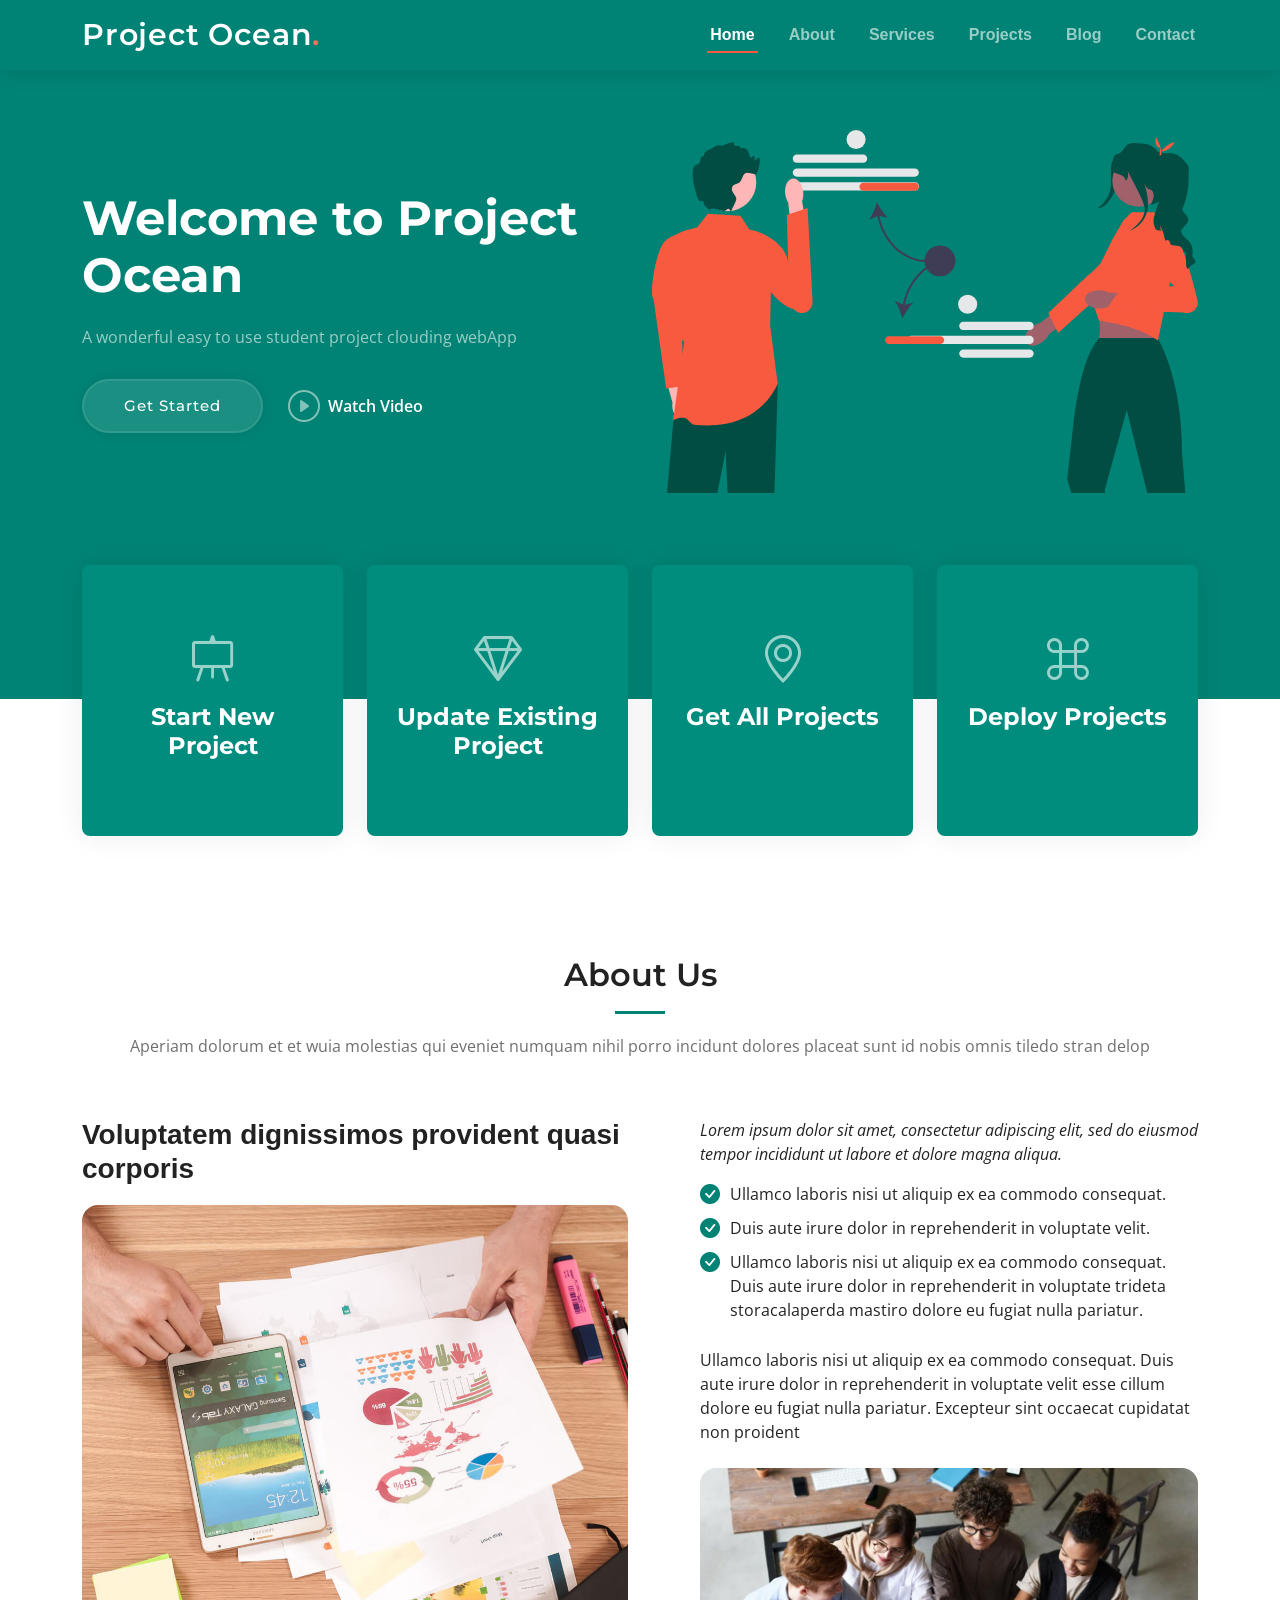
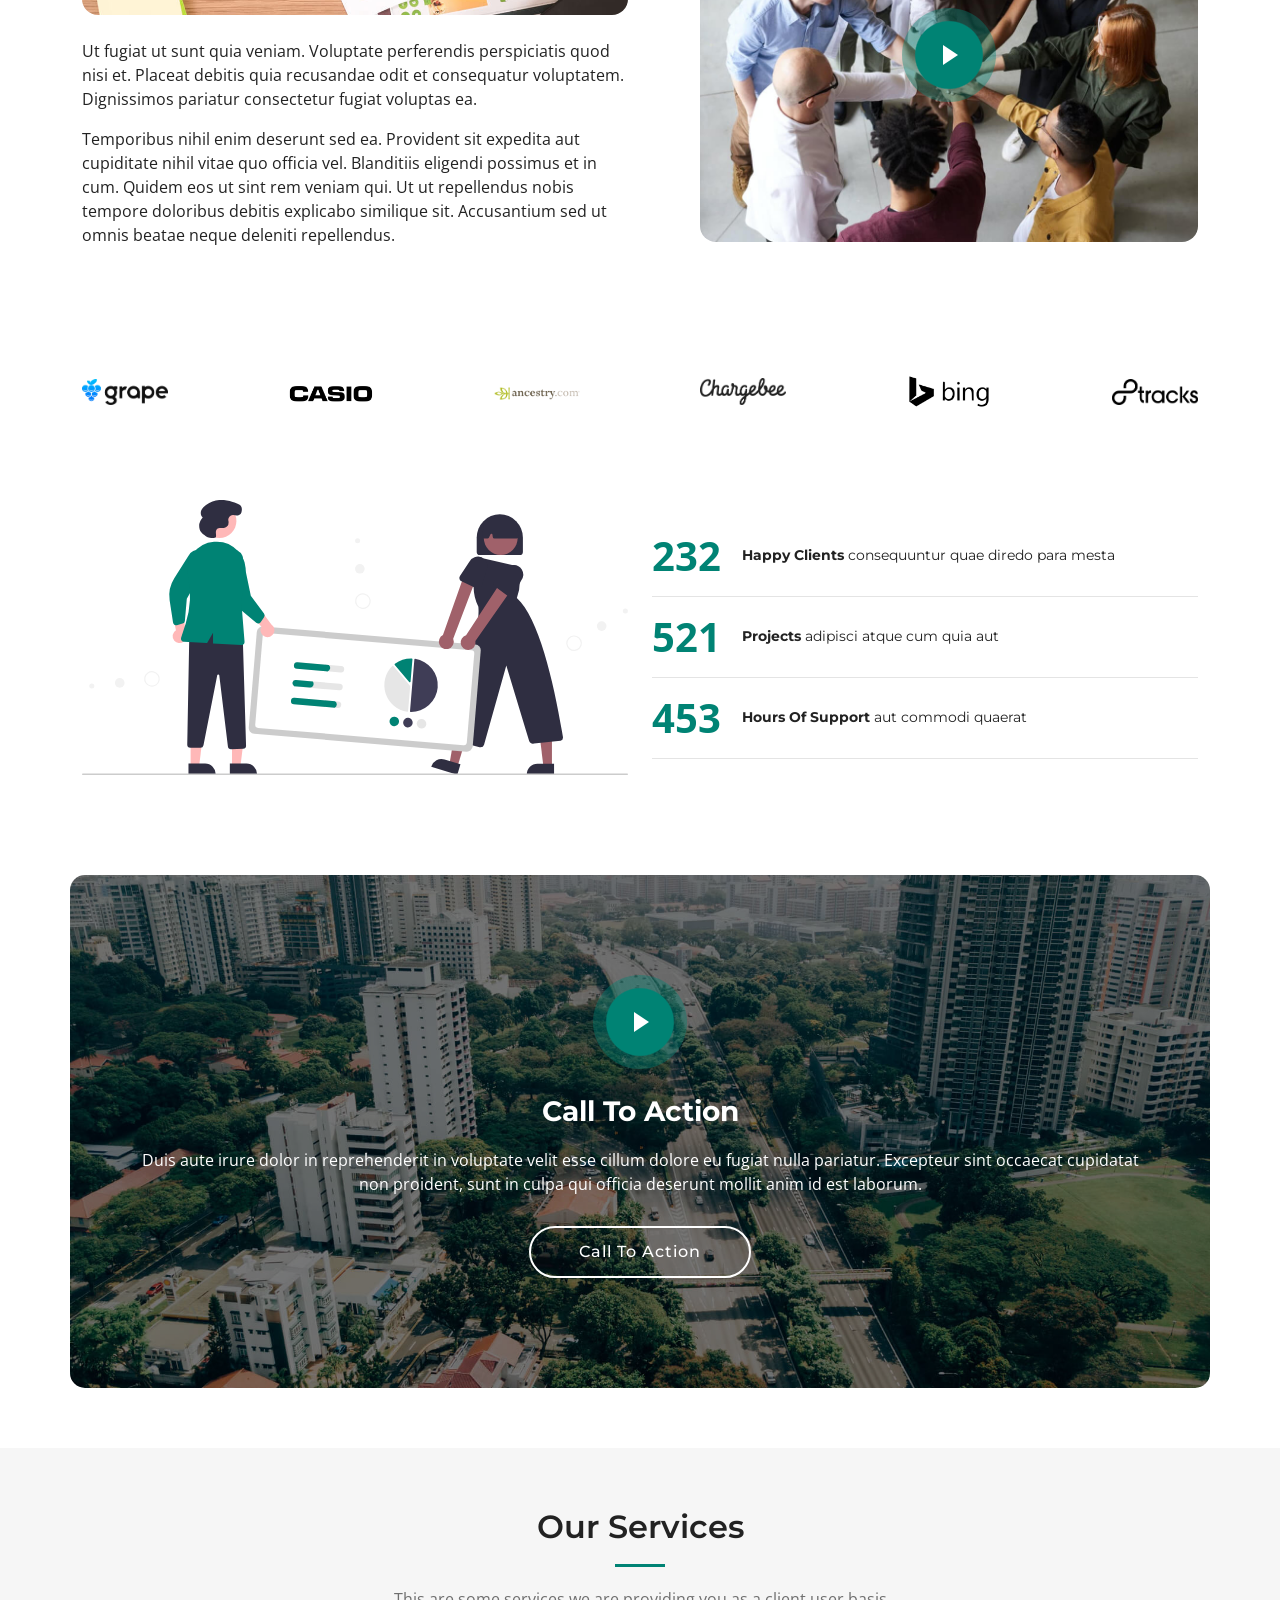
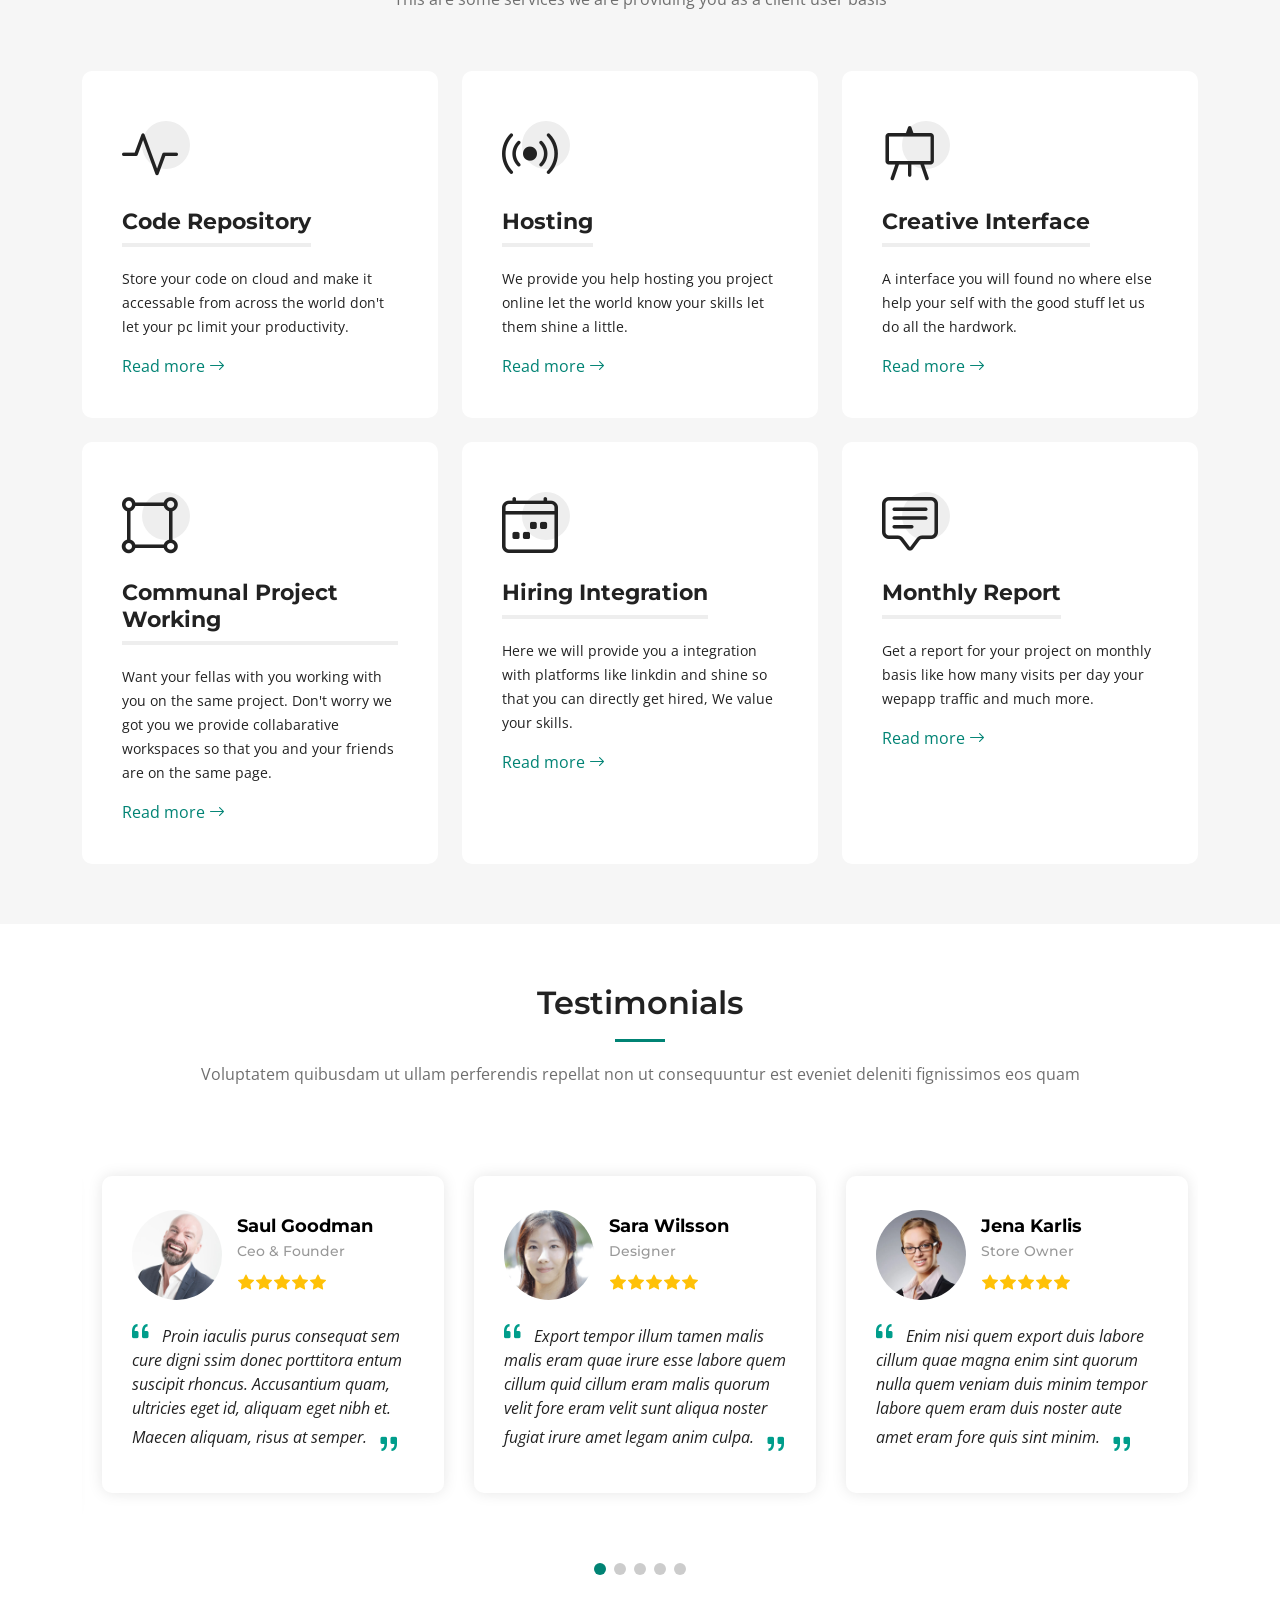
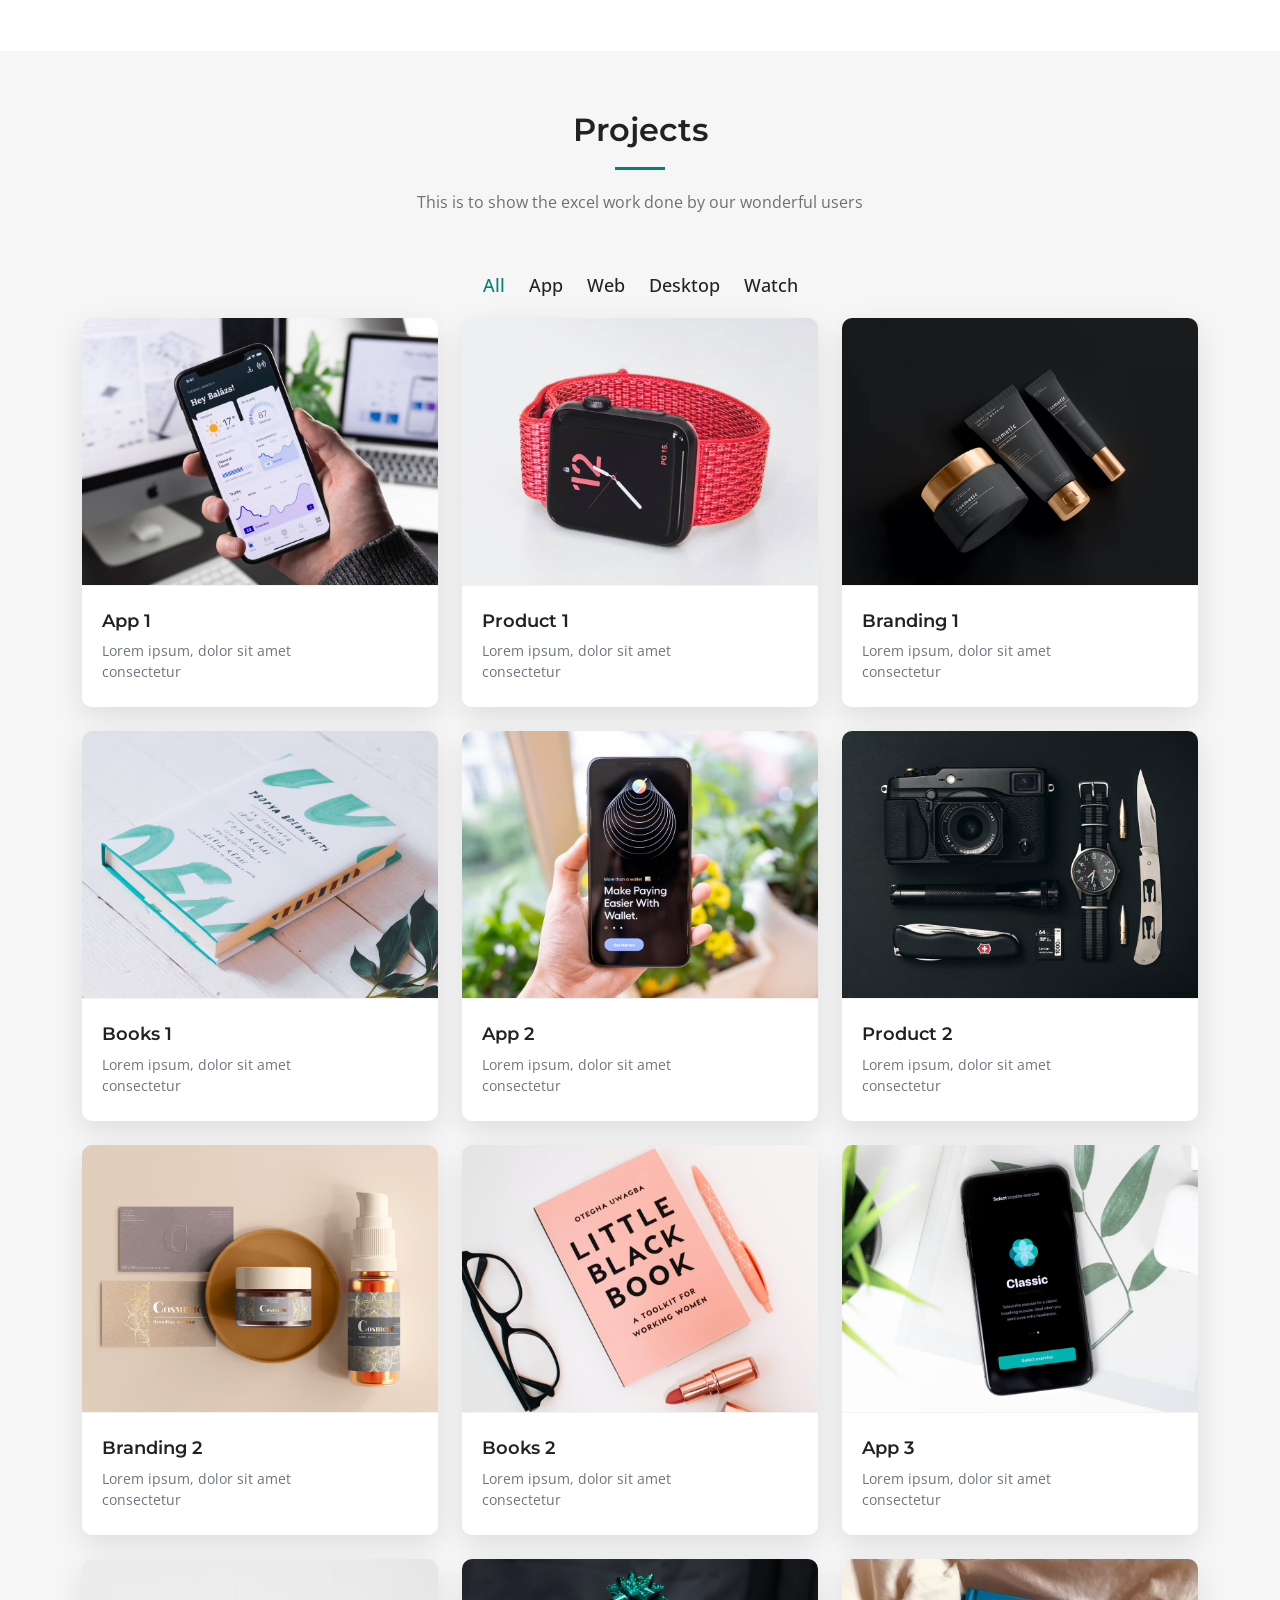
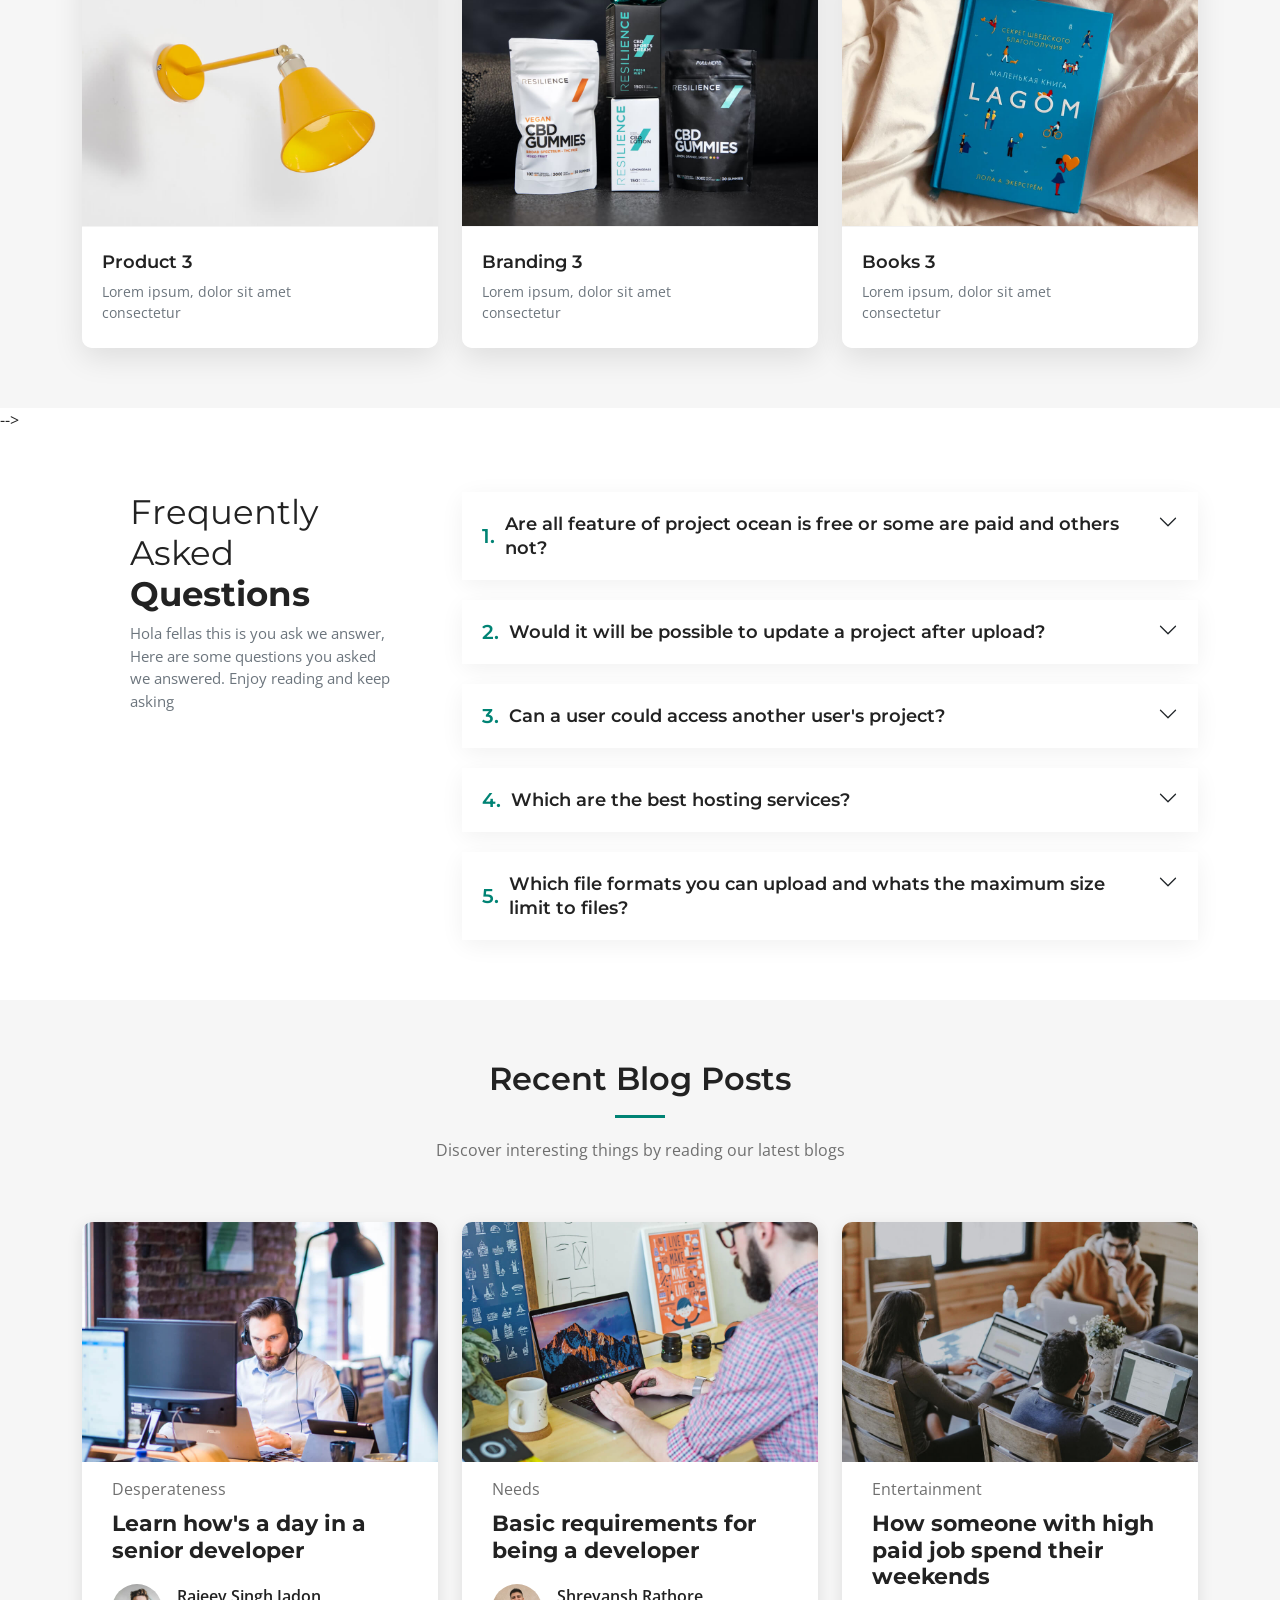
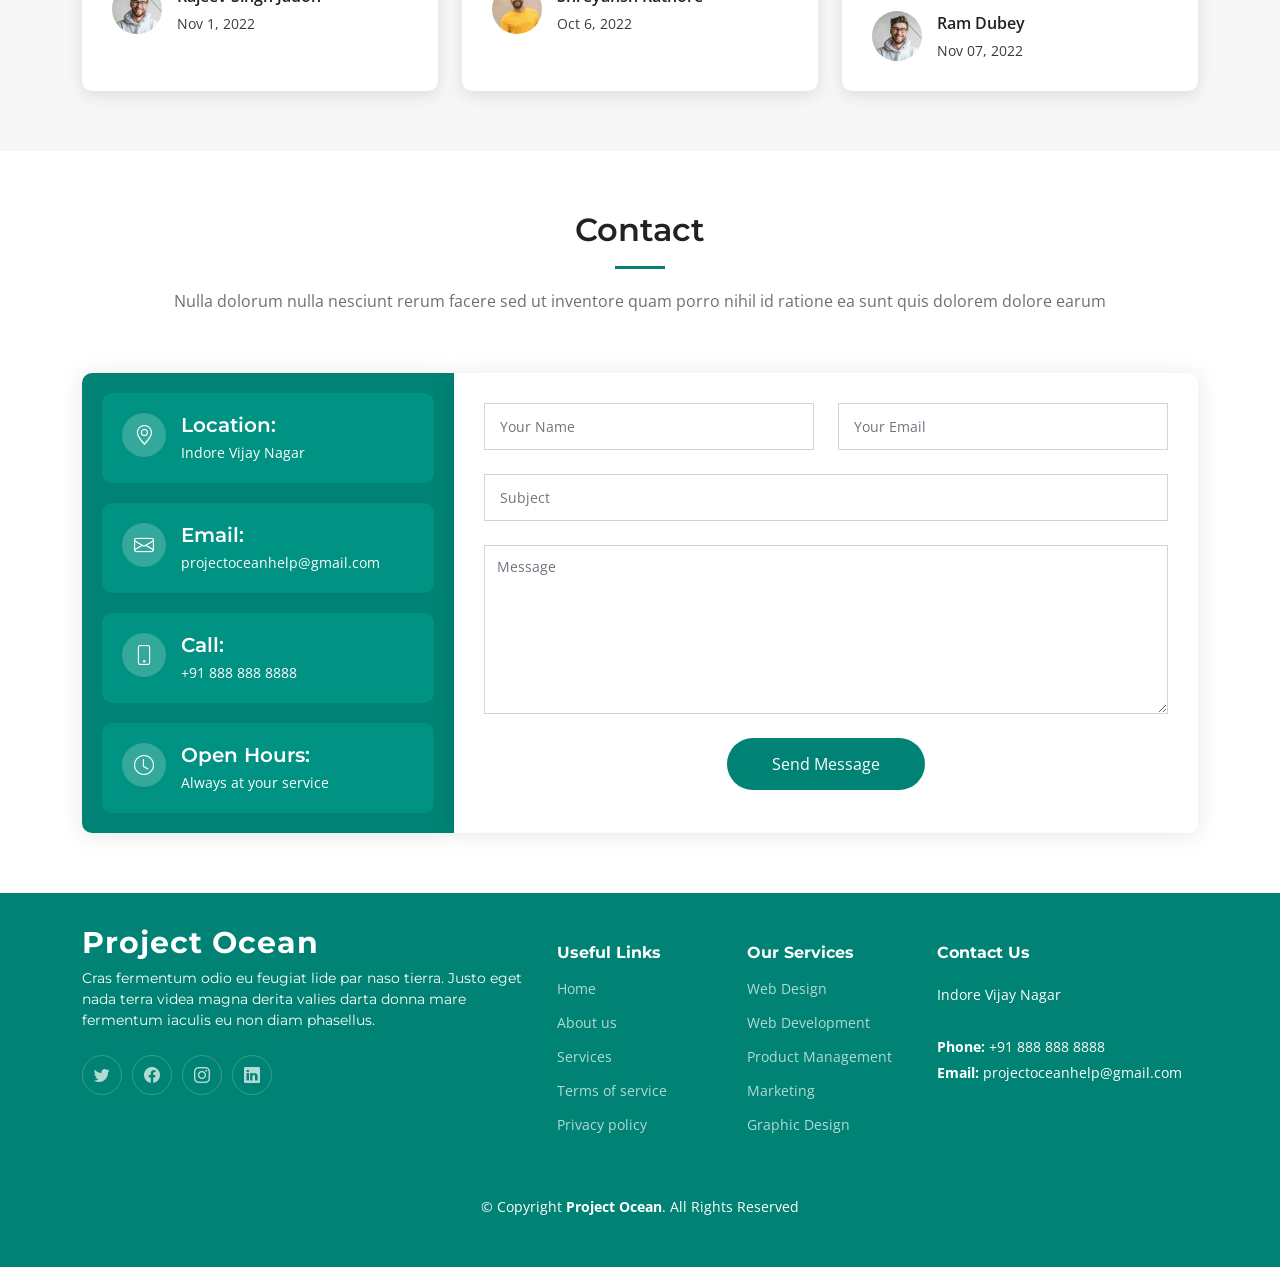
<file: index.html>
<!DOCTYPE html>
<html lang="en">

<head>
  <meta charset="utf-8">
  <meta content="width=device-width, initial-scale=1.0" name="viewport">

  <title>Project Ocean - Index</title>
  <meta content="" name="description">
  <meta content="" name="keywords">

  <!-- Favicons -->
  <link href="assets/img/favicon.png" rel="icon">
  <link href="assets/img/apple-touch-icon.png" rel="apple-touch-icon">

  <!-- Google Fonts -->
  <link rel="preconnect" href="https://fonts.googleapis.com">
  <link rel="preconnect" href="https://fonts.gstatic.com" crossorigin>
  <link href="https://fonts.googleapis.com/css2?family=Open+Sans:ital,wght@0,300;0,400;0,500;0,600;0,700;1,300;1,400;1,600;1,700&family=Montserrat:ital,wght@0,300;0,400;0,500;0,600;0,700;1,300;1,400;1,500;1,600;1,700&family=Raleway:ital,wght@0,300;0,400;0,500;0,600;0,700;1,300;1,400;1,500;1,600;1,700&display=swap" rel="stylesheet">

  <!-- Vendor CSS Files -->
  <link href="assets/vendor/bootstrap/css/bootstrap.min.css" rel="stylesheet">
  <link href="assets/vendor/bootstrap-icons/bootstrap-icons.css" rel="stylesheet">
  <link href="assets/vendor/aos/aos.css" rel="stylesheet">
  <link href="assets/vendor/glightbox/css/glightbox.min.css" rel="stylesheet">
  <link href="assets/vendor/swiper/swiper-bundle.min.css" rel="stylesheet">

  <link href="assets/css/main.css" rel="stylesheet">

</head>

<body>

  <!-- ======= Header ======= -->
  <!-- <section id="topbar" class="topbar d-flex align-items-center">
    <div class="container d-flex justify-content-center justify-content-md-between">
      <div class="contact-info d-flex align-items-center">
        <i class="bi bi-envelope d-flex align-items-center"><a href="mailto:contact@example.com">contact@example.com</a></i>
        <i class="bi bi-phone d-flex align-items-center ms-4"><span>+1 5589 55488 55</span></i>
      </div>
      <div class="social-links d-none d-md-flex align-items-center">
        <a href="#" class="twitter"><i class="bi bi-twitter"></i></a>
        <a href="#" class="facebook"><i class="bi bi-facebook"></i></a>
        <a href="#" class="instagram"><i class="bi bi-instagram"></i></a>
        <a href="#" class="linkedin"><i class="bi bi-linkedin"></i></i></a>
      </div>
    </div>
  </section>End Top Bar -->

  <header id="header" class="header d-flex align-items-center">

    <div class="container-fluid container-xl d-flex align-items-center justify-content-between">
      <a href="index.html" class="logo d-flex align-items-center">
        <!-- Uncomment the line below if you also wish to use an image logo -->
        <!-- <img src="assets/img/logo.png" alt=""> -->
        <h1>Project Ocean<span>.</span></h1>
      </a>
      <nav id="navbar" class="navbar">
        <ul>
          <li><a href="#hero">Home</a></li>
          <li><a href="#about">About</a></li>
          <li><a href="#services">Services</a></li>
          <li><a href="#portfolio">Projects</a></li>
          <li><a href="blog.html">Blog</a></li>
          <li><a href="#contact">Contact</a></li>
        </ul>
      </nav><!-- .navbar -->

      <i class="mobile-nav-toggle mobile-nav-show bi bi-list"></i>
      <i class="mobile-nav-toggle mobile-nav-hide d-none bi bi-x"></i>

    </div>
  </header><!-- End Header -->
  <!-- End Header -->

  <!-- ======= Hero Section ======= -->
  <section id="hero" class="hero">
    <div class="container position-relative">
      <div class="row gy-5" data-aos="fade-in">
        <div class="col-lg-6 order-2 order-lg-1 d-flex flex-column justify-content-center text-center text-lg-start">
          <h2>Welcome to <span>Project Ocean</span></h2>
          <p>A wonderful easy to use student project clouding webApp</p>
          <div class="d-flex justify-content-center justify-content-lg-start">
            <a href="#about" class="btn-get-started">Get Started</a>
            <a href="https://www.youtube.com/watch?v=LXb3EKWsInQ" class="glightbox btn-watch-video d-flex align-items-center"><i class="bi bi-play-circle"></i><span>Watch Video</span></a>
          </div>
        </div>
        <div class="col-lg-6 order-1 order-lg-2">
          <img src="assets/img/hero-img.svg" class="img-fluid" alt="" data-aos="zoom-out" data-aos-delay="100">
        </div>
      </div>
    </div>

    <div class="icon-boxes position-relative">
      <div class="container position-relative">
        <div class="row gy-4 mt-5">

          <div class="col-xl-3 col-md-6" data-aos="fade-up" data-aos-delay="100">
            <div class="icon-box">
              <div class="icon"><i class="bi bi-easel"></i></div>
              <h4 class="title"><a href="" class="stretched-link">Start New Project</a></h4>
            </div>
          </div>
          <!--End Icon Box -->

          <div class="col-xl-3 col-md-6" data-aos="fade-up" data-aos-delay="200">
            <div class="icon-box">
              <div class="icon"><i class="bi bi-gem"></i></div>
              <h4 class="title"><a href="" class="stretched-link">Update Existing Project</a></h4>
            </div>
          </div>
          <!--End Icon Box -->

          <div class="col-xl-3 col-md-6" data-aos="fade-up" data-aos-delay="300">
            <div class="icon-box">
              <div class="icon"><i class="bi bi-geo-alt"></i></div>
              <h4 class="title"><a href="" class="stretched-link">Get All Projects</a></h4>
            </div>
          </div>
          <!--End Icon Box -->

          <div class="col-xl-3 col-md-6" data-aos="fade-up" data-aos-delay="500">
            <div class="icon-box">
              <div class="icon"><i class="bi bi-command"></i></div>
              <h4 class="title"><a href="" class="stretched-link">Deploy Projects</a></h4>
            </div>
          </div>
          <!--End Icon Box -->

        </div>
      </div>
    </div>

    </div>
  </section>
  <!-- End Hero Section -->

  <main id="main">

    <!-- ======= About Us Section ======= -->
    <section id="about" class="about">
      <div class="container" data-aos="fade-up">

        <div class="section-header">
          <h2>About Us</h2>
          <p>Aperiam dolorum et et wuia molestias qui eveniet numquam nihil porro incidunt dolores placeat sunt id nobis omnis tiledo stran delop</p>
        </div>

        <div class="row gy-4">
          <div class="col-lg-6">
            <h3>Voluptatem dignissimos provident quasi corporis</h3>
            <img src="assets/img/about.jpg" class="img-fluid rounded-4 mb-4" alt="">
            <p>Ut fugiat ut sunt quia veniam. Voluptate perferendis perspiciatis quod nisi et. Placeat debitis quia recusandae odit et consequatur voluptatem. Dignissimos pariatur consectetur fugiat voluptas ea.</p>
            <p>Temporibus nihil enim deserunt sed ea. Provident sit expedita aut cupiditate nihil vitae quo officia vel. Blanditiis eligendi possimus et in cum. Quidem eos ut sint rem veniam qui. Ut ut repellendus nobis tempore doloribus debitis explicabo similique sit. Accusantium sed ut omnis beatae neque deleniti repellendus.</p>
          </div>
          <div class="col-lg-6">
            <div class="content ps-0 ps-lg-5">
              <p class="fst-italic">
                Lorem ipsum dolor sit amet, consectetur adipiscing elit, sed do eiusmod tempor incididunt ut labore et dolore
                magna aliqua.
              </p>
              <ul>
                <li><i class="bi bi-check-circle-fill"></i> Ullamco laboris nisi ut aliquip ex ea commodo consequat.</li>
                <li><i class="bi bi-check-circle-fill"></i> Duis aute irure dolor in reprehenderit in voluptate velit.</li>
                <li><i class="bi bi-check-circle-fill"></i> Ullamco laboris nisi ut aliquip ex ea commodo consequat. Duis aute irure dolor in reprehenderit in voluptate trideta storacalaperda mastiro dolore eu fugiat nulla pariatur.</li>
              </ul>
              <p>
                Ullamco laboris nisi ut aliquip ex ea commodo consequat. Duis aute irure dolor in reprehenderit in voluptate
                velit esse cillum dolore eu fugiat nulla pariatur. Excepteur sint occaecat cupidatat non proident
              </p>

              <div class="position-relative mt-4">
                <img src="assets/img/about-2.jpg" class="img-fluid rounded-4" alt="">
                <a href="https://www.youtube.com/watch?v=LXb3EKWsInQ" class="glightbox play-btn"></a>
              </div>
            </div>
          </div>
        </div>

      </div>
    </section><!-- End About Us Section -->

    <!-- ======= Clients Section ======= -->
    <section id="clients" class="clients">
      <div class="container" data-aos="zoom-out">

        <div class="clients-slider swiper">
          <div class="swiper-wrapper align-items-center">
            <div class="swiper-slide"><img src="assets/img/clients/client-1.png" class="img-fluid" alt=""></div>
            <div class="swiper-slide"><img src="assets/img/clients/client-2.png" class="img-fluid" alt=""></div>
            <div class="swiper-slide"><img src="assets/img/clients/client-3.png" class="img-fluid" alt=""></div>
            <div class="swiper-slide"><img src="assets/img/clients/client-4.png" class="img-fluid" alt=""></div>
            <div class="swiper-slide"><img src="assets/img/clients/client-5.png" class="img-fluid" alt=""></div>
            <div class="swiper-slide"><img src="assets/img/clients/client-6.png" class="img-fluid" alt=""></div>
            <div class="swiper-slide"><img src="assets/img/clients/client-7.png" class="img-fluid" alt=""></div>
            <div class="swiper-slide"><img src="assets/img/clients/client-8.png" class="img-fluid" alt=""></div>
          </div>
        </div>

      </div>
    </section><!-- End Clients Section -->

    <!-- ======= Stats Counter Section ======= -->
    <section id="stats-counter" class="stats-counter">
      <div class="container" data-aos="fade-up">

        <div class="row gy-4 align-items-center">

          <div class="col-lg-6">
            <img src="assets/img/stats-img.svg" alt="" class="img-fluid">
          </div>

          <div class="col-lg-6">

            <div class="stats-item d-flex align-items-center">
              <span data-purecounter-start="0" data-purecounter-end="232" data-purecounter-duration="1" class="purecounter"></span>
              <p><strong>Happy Clients</strong> consequuntur quae diredo para mesta</p>
            </div><!-- End Stats Item -->

            <div class="stats-item d-flex align-items-center">
              <span data-purecounter-start="0" data-purecounter-end="521" data-purecounter-duration="1" class="purecounter"></span>
              <p><strong>Projects</strong> adipisci atque cum quia aut</p>
            </div><!-- End Stats Item -->

            <div class="stats-item d-flex align-items-center">
              <span data-purecounter-start="0" data-purecounter-end="453" data-purecounter-duration="1" class="purecounter"></span>
              <p><strong>Hours Of Support</strong> aut commodi quaerat</p>
            </div><!-- End Stats Item -->

          </div>

        </div>

      </div>
    </section><!-- End Stats Counter Section -->

    <!-- ======= Call To Action Section ======= -->
    <section id="call-to-action" class="call-to-action">
      <div class="container text-center" data-aos="zoom-out">
        <a href="https://www.youtube.com/watch?v=LXb3EKWsInQ" class="glightbox play-btn"></a>
        <h3>Call To Action</h3>
        <p> Duis aute irure dolor in reprehenderit in voluptate velit esse cillum dolore eu fugiat nulla pariatur. Excepteur sint occaecat cupidatat non proident, sunt in culpa qui officia deserunt mollit anim id est laborum.</p>
        <a class="cta-btn" href="#">Call To Action</a>
      </div>
    </section><!-- End Call To Action Section -->

    <!-- ======= Our Services Section ======= -->
    <section id="services" class="services sections-bg">
      <div class="container" data-aos="fade-up">

        <div class="section-header">
          <h2>Our Services</h2>
          <p>This are some services we are providing you as a client user basis</p>
        </div>

        <div class="row gy-4" data-aos="fade-up" data-aos-delay="100">

          <div class="col-lg-4 col-md-6">
            <div class="service-item  position-relative">
              <div class="icon">
                <i class="bi bi-activity"></i>
              </div>
              <h3>Code Repository</h3>
              <p>Store your code on cloud and make it accessable from across the world don't let your pc limit your productivity.</p>
              <a href="#" class="readmore stretched-link">Read more <i class="bi bi-arrow-right"></i></a>
            </div>
          </div><!-- End Service Item -->

          <div class="col-lg-4 col-md-6">
            <div class="service-item position-relative">
              <div class="icon">
                <i class="bi bi-broadcast"></i>
              </div>
              <h3>Hosting</h3>
              <p>We provide you help hosting you project online let the world know your skills let them shine a little.</p>
              <a href="#" class="readmore stretched-link">Read more <i class="bi bi-arrow-right"></i></a>
            </div>
          </div><!-- End Service Item -->

          <div class="col-lg-4 col-md-6">
            <div class="service-item position-relative">
              <div class="icon">
                <i class="bi bi-easel"></i>
              </div>
              <h3>Creative Interface</h3>
              <p>A interface you will found no where else help your self with the good stuff let us do all the hardwork.</p>
              <a href="#" class="readmore stretched-link">Read more <i class="bi bi-arrow-right"></i></a>
            </div>
          </div><!-- End Service Item -->

          <div class="col-lg-4 col-md-6">
            <div class="service-item position-relative">
              <div class="icon">
                <i class="bi bi-bounding-box-circles"></i>
              </div>
              <h3>Communal Project Working</h3>
              <p>Want your fellas with you working with you on the same project. Don't worry we got you we provide collabarative workspaces so that you and your friends are on the same page.</p>
              <a href="#" class="readmore stretched-link">Read more <i class="bi bi-arrow-right"></i></a>
            </div>
          </div><!-- End Service Item -->

          <div class="col-lg-4 col-md-6">
            <div class="service-item position-relative">
              <div class="icon">
                <i class="bi bi-calendar4-week"></i>
              </div>
              <h3>Hiring Integration</h3>
              <p>Here we will provide you a integration with platforms like linkdin and shine so that you can directly get hired, We value your skills.</p>
              <a href="#" class="readmore stretched-link">Read more <i class="bi bi-arrow-right"></i></a>
            </div>
          </div><!-- End Service Item -->

          <div class="col-lg-4 col-md-6">
            <div class="service-item position-relative">
              <div class="icon">
                <i class="bi bi-chat-square-text"></i>
              </div>
              <h3>Monthly Report</h3>
              <p>Get a report for your project on monthly basis like how many visits per day your wepapp traffic and much more.</p>
              <a href="#" class="readmore stretched-link">Read more <i class="bi bi-arrow-right"></i></a>
            </div>
          </div><!-- End Service Item -->

        </div>

      </div>
    </section><!-- End Our Services Section -->

    <!-- ======= Testimonials Section ======= -->
    <section id="testimonials" class="testimonials">
      <div class="container" data-aos="fade-up">

        <div class="section-header">
          <h2>Testimonials</h2>
          <p>Voluptatem quibusdam ut ullam perferendis repellat non ut consequuntur est eveniet deleniti fignissimos eos quam</p>
        </div>

        <div class="slides-3 swiper" data-aos="fade-up" data-aos-delay="100">
          <div class="swiper-wrapper">

            <div class="swiper-slide">
              <div class="testimonial-wrap">
                <div class="testimonial-item">
                  <div class="d-flex align-items-center">
                    <img src="assets/img/testimonials/testimonials-1.jpg" class="testimonial-img flex-shrink-0" alt="">
                    <div>
                      <h3>Saul Goodman</h3>
                      <h4>Ceo &amp; Founder</h4>
                      <div class="stars">
                        <i class="bi bi-star-fill"></i><i class="bi bi-star-fill"></i><i class="bi bi-star-fill"></i><i class="bi bi-star-fill"></i><i class="bi bi-star-fill"></i>
                      </div>
                    </div>
                  </div>
                  <p>
                    <i class="bi bi-quote quote-icon-left"></i>
                    Proin iaculis purus consequat sem cure digni ssim donec porttitora entum suscipit rhoncus. Accusantium quam, ultricies eget id, aliquam eget nibh et. Maecen aliquam, risus at semper.
                    <i class="bi bi-quote quote-icon-right"></i>
                  </p>
                </div>
              </div>
            </div><!-- End testimonial item -->

            <div class="swiper-slide">
              <div class="testimonial-wrap">
                <div class="testimonial-item">
                  <div class="d-flex align-items-center">
                    <img src="assets/img/testimonials/testimonials-2.jpg" class="testimonial-img flex-shrink-0" alt="">
                    <div>
                      <h3>Sara Wilsson</h3>
                      <h4>Designer</h4>
                      <div class="stars">
                        <i class="bi bi-star-fill"></i><i class="bi bi-star-fill"></i><i class="bi bi-star-fill"></i><i class="bi bi-star-fill"></i><i class="bi bi-star-fill"></i>
                      </div>
                    </div>
                  </div>
                  <p>
                    <i class="bi bi-quote quote-icon-left"></i>
                    Export tempor illum tamen malis malis eram quae irure esse labore quem cillum quid cillum eram malis quorum velit fore eram velit sunt aliqua noster fugiat irure amet legam anim culpa.
                    <i class="bi bi-quote quote-icon-right"></i>
                  </p>
                </div>
              </div>
            </div><!-- End testimonial item -->

            <div class="swiper-slide">
              <div class="testimonial-wrap">
                <div class="testimonial-item">
                  <div class="d-flex align-items-center">
                    <img src="assets/img/testimonials/testimonials-3.jpg" class="testimonial-img flex-shrink-0" alt="">
                    <div>
                      <h3>Jena Karlis</h3>
                      <h4>Store Owner</h4>
                      <div class="stars">
                        <i class="bi bi-star-fill"></i><i class="bi bi-star-fill"></i><i class="bi bi-star-fill"></i><i class="bi bi-star-fill"></i><i class="bi bi-star-fill"></i>
                      </div>
                    </div>
                  </div>
                  <p>
                    <i class="bi bi-quote quote-icon-left"></i>
                    Enim nisi quem export duis labore cillum quae magna enim sint quorum nulla quem veniam duis minim tempor labore quem eram duis noster aute amet eram fore quis sint minim.
                    <i class="bi bi-quote quote-icon-right"></i>
                  </p>
                </div>
              </div>
            </div><!-- End testimonial item -->

            <div class="swiper-slide">
              <div class="testimonial-wrap">
                <div class="testimonial-item">
                  <div class="d-flex align-items-center">
                    <img src="assets/img/testimonials/testimonials-4.jpg" class="testimonial-img flex-shrink-0" alt="">
                    <div>
                      <h3>Matt Brandon</h3>
                      <h4>Freelancer</h4>
                      <div class="stars">
                        <i class="bi bi-star-fill"></i><i class="bi bi-star-fill"></i><i class="bi bi-star-fill"></i><i class="bi bi-star-fill"></i><i class="bi bi-star-fill"></i>
                      </div>
                    </div>
                  </div>
                  <p>
                    <i class="bi bi-quote quote-icon-left"></i>
                    Fugiat enim eram quae cillum dolore dolor amet nulla culpa multos export minim fugiat minim velit minim dolor enim duis veniam ipsum anim magna sunt elit fore quem dolore.
                    <i class="bi bi-quote quote-icon-right"></i>
                  </p>
                </div>
              </div>
            </div><!-- End testimonial item -->

            <div class="swiper-slide">
              <div class="testimonial-wrap">
                <div class="testimonial-item">
                  <div class="d-flex align-items-center">
                    <img src="assets/img/testimonials/testimonials-5.jpg" class="testimonial-img flex-shrink-0" alt="">
                    <div>
                      <h3>John Larson</h3>
                      <h4>Entrepreneur</h4>
                      <div class="stars">
                        <i class="bi bi-star-fill"></i><i class="bi bi-star-fill"></i><i class="bi bi-star-fill"></i><i class="bi bi-star-fill"></i><i class="bi bi-star-fill"></i>
                      </div>
                    </div>
                  </div>
                  <p>
                    <i class="bi bi-quote quote-icon-left"></i>
                    Quis quorum aliqua sint quem legam fore sunt eram irure aliqua veniam tempor noster veniam enim culpa labore duis sunt culpa nulla illum cillum fugiat legam esse veniam culpa fore.
                    <i class="bi bi-quote quote-icon-right"></i>
                  </p>
                </div>
              </div>
            </div><!-- End testimonial item -->

          </div>
          <div class="swiper-pagination"></div>
        </div>

      </div>
    </section><!-- End Testimonials Section -->

    <!-- ======= Project Section ======= -->
    <section id="portfolio" class="portfolio sections-bg">
      <div class="container" data-aos="fade-up">

        <div class="section-header">
          <h2>Projects</h2>
          <p>This is to show the excel work done by our wonderful users</p>
        </div>

        <div class="portfolio-isotope" data-portfolio-filter="*" data-portfolio-layout="masonry" data-portfolio-sort="original-order" data-aos="fade-up" data-aos-delay="100">

          <div>
            <ul class="portfolio-flters">
              <li data-filter="*" class="filter-active">All</li>
              <li data-filter=".filter-app">App</li>
              <li data-filter=".filter-product">Web</li>
              <li data-filter=".filter-branding">Desktop</li>
              <li data-filter=".filter-books">Watch</li>
            </ul><!-- End Portfolio Filters -->
          </div>

          <div class="row gy-4 portfolio-container">

            <div class="col-xl-4 col-md-6 portfolio-item filter-app">
              <div class="portfolio-wrap">
                <a href="assets/img/portfolio/app-1.jpg" data-gallery="portfolio-gallery-app" class="glightbox"><img src="assets/img/portfolio/app-1.jpg" class="img-fluid" alt=""></a>
                <div class="portfolio-info">
                  <h4><a href="portfolio-details.html" title="More Details">App 1</a></h4>
                  <p>Lorem ipsum, dolor sit amet consectetur</p>
                </div>
              </div>
            </div><!-- End Portfolio Item -->

            <div class="col-xl-4 col-md-6 portfolio-item filter-product">
              <div class="portfolio-wrap">
                <a href="assets/img/portfolio/product-1.jpg" data-gallery="portfolio-gallery-app" class="glightbox"><img src="assets/img/portfolio/product-1.jpg" class="img-fluid" alt=""></a>
                <div class="portfolio-info">
                  <h4><a href="portfolio-details.html" title="More Details">Product 1</a></h4>
                  <p>Lorem ipsum, dolor sit amet consectetur</p>
                </div>
              </div>
            </div><!-- End Portfolio Item -->

            <div class="col-xl-4 col-md-6 portfolio-item filter-branding">
              <div class="portfolio-wrap">
                <a href="assets/img/portfolio/branding-1.jpg" data-gallery="portfolio-gallery-app" class="glightbox"><img src="assets/img/portfolio/branding-1.jpg" class="img-fluid" alt=""></a>
                <div class="portfolio-info">
                  <h4><a href="portfolio-details.html" title="More Details">Branding 1</a></h4>
                  <p>Lorem ipsum, dolor sit amet consectetur</p>
                </div>
              </div>
            </div><!-- End Portfolio Item -->

            <div class="col-xl-4 col-md-6 portfolio-item filter-books">
              <div class="portfolio-wrap">
                <a href="assets/img/portfolio/books-1.jpg" data-gallery="portfolio-gallery-app" class="glightbox"><img src="assets/img/portfolio/books-1.jpg" class="img-fluid" alt=""></a>
                <div class="portfolio-info">
                  <h4><a href="portfolio-details.html" title="More Details">Books 1</a></h4>
                  <p>Lorem ipsum, dolor sit amet consectetur</p>
                </div>
              </div>
            </div><!-- End Portfolio Item -->

            <div class="col-xl-4 col-md-6 portfolio-item filter-app">
              <div class="portfolio-wrap">
                <a href="assets/img/portfolio/app-2.jpg" data-gallery="portfolio-gallery-app" class="glightbox"><img src="assets/img/portfolio/app-2.jpg" class="img-fluid" alt=""></a>
                <div class="portfolio-info">
                  <h4><a href="portfolio-details.html" title="More Details">App 2</a></h4>
                  <p>Lorem ipsum, dolor sit amet consectetur</p>
                </div>
              </div>
            </div><!-- End Portfolio Item -->

            <div class="col-xl-4 col-md-6 portfolio-item filter-product">
              <div class="portfolio-wrap">
                <a href="assets/img/portfolio/product-2.jpg" data-gallery="portfolio-gallery-app" class="glightbox"><img src="assets/img/portfolio/product-2.jpg" class="img-fluid" alt=""></a>
                <div class="portfolio-info">
                  <h4><a href="portfolio-details.html" title="More Details">Product 2</a></h4>
                  <p>Lorem ipsum, dolor sit amet consectetur</p>
                </div>
              </div>
            </div><!-- End Portfolio Item -->

            <div class="col-xl-4 col-md-6 portfolio-item filter-branding">
              <div class="portfolio-wrap">
                <a href="assets/img/portfolio/branding-2.jpg" data-gallery="portfolio-gallery-app" class="glightbox"><img src="assets/img/portfolio/branding-2.jpg" class="img-fluid" alt=""></a>
                <div class="portfolio-info">
                  <h4><a href="portfolio-details.html" title="More Details">Branding 2</a></h4>
                  <p>Lorem ipsum, dolor sit amet consectetur</p>
                </div>
              </div>
            </div><!-- End Portfolio Item -->

            <div class="col-xl-4 col-md-6 portfolio-item filter-books">
              <div class="portfolio-wrap">
                <a href="assets/img/portfolio/books-2.jpg" data-gallery="portfolio-gallery-app" class="glightbox"><img src="assets/img/portfolio/books-2.jpg" class="img-fluid" alt=""></a>
                <div class="portfolio-info">
                  <h4><a href="portfolio-details.html" title="More Details">Books 2</a></h4>
                  <p>Lorem ipsum, dolor sit amet consectetur</p>
                </div>
              </div>
            </div><!-- End Portfolio Item -->

            <div class="col-xl-4 col-md-6 portfolio-item filter-app">
              <div class="portfolio-wrap">
                <a href="assets/img/portfolio/app-3.jpg" data-gallery="portfolio-gallery-app" class="glightbox"><img src="assets/img/portfolio/app-3.jpg" class="img-fluid" alt=""></a>
                <div class="portfolio-info">
                  <h4><a href="portfolio-details.html" title="More Details">App 3</a></h4>
                  <p>Lorem ipsum, dolor sit amet consectetur</p>
                </div>
              </div>
            </div><!-- End Portfolio Item -->

            <div class="col-xl-4 col-md-6 portfolio-item filter-product">
              <div class="portfolio-wrap">
                <a href="assets/img/portfolio/product-3.jpg" data-gallery="portfolio-gallery-app" class="glightbox"><img src="assets/img/portfolio/product-3.jpg" class="img-fluid" alt=""></a>
                <div class="portfolio-info">
                  <h4><a href="portfolio-details.html" title="More Details">Product 3</a></h4>
                  <p>Lorem ipsum, dolor sit amet consectetur</p>
                </div>
              </div>
            </div><!-- End Portfolio Item -->

            <div class="col-xl-4 col-md-6 portfolio-item filter-branding">
              <div class="portfolio-wrap">
                <a href="assets/img/portfolio/branding-3.jpg" data-gallery="portfolio-gallery-app" class="glightbox"><img src="assets/img/portfolio/branding-3.jpg" class="img-fluid" alt=""></a>
                <div class="portfolio-info">
                  <h4><a href="portfolio-details.html" title="More Details">Branding 3</a></h4>
                  <p>Lorem ipsum, dolor sit amet consectetur</p>
                </div>
              </div>
            </div><!-- End Portfolio Item -->

            <div class="col-xl-4 col-md-6 portfolio-item filter-books">
              <div class="portfolio-wrap">
                <a href="assets/img/portfolio/books-3.jpg" data-gallery="portfolio-gallery-app" class="glightbox"><img src="assets/img/portfolio/books-3.jpg" class="img-fluid" alt=""></a>
                <div class="portfolio-info">
                  <h4><a href="portfolio-details.html" title="More Details">Books 3</a></h4>
                  <p>Lorem ipsum, dolor sit amet consectetur</p>
                </div>
              </div>
            </div><!-- End Portfolio Item -->

          </div><!-- End Portfolio Container -->

        </div>

      </div>
    </section><!-- End Portfolio Section -->

 -->

    <!-- ======= Frequently Asked Questions Section ======= -->
    <section id="faq" class="faq">
      <div class="container" data-aos="fade-up">

        <div class="row gy-4">

          <div class="col-lg-4">
            <div class="content px-xl-5">
              <h3>Frequently Asked <strong>Questions</strong></h3>
              <p>
                Hola fellas this is you ask we answer, Here are some questions you asked we answered. Enjoy reading and keep asking
              </p>
            </div>
          </div>

          <div class="col-lg-8">

            <div class="accordion accordion-flush" id="faqlist" data-aos="fade-up" data-aos-delay="100">

              <div class="accordion-item">
                <h3 class="accordion-header">
                  <button class="accordion-button collapsed" type="button" data-bs-toggle="collapse" data-bs-target="#faq-content-1">
                    <span class="num">1.</span>
                    Are all feature of project ocean is free or some are paid and others not?
                  </button>
                </h3>
                <div id="faq-content-1" class="accordion-collapse collapse" data-bs-parent="#faqlist">
                  <div class="accordion-body">
                    The thing is that the project is actually is in alpha stages so till it is in beta stages everything will be 100% free, On the other side I can't be sure after it is fully deployed
                  </div>
                </div>
              </div><!-- # Faq item-->

              <div class="accordion-item">
                <h3 class="accordion-header">
                  <button class="accordion-button collapsed" type="button" data-bs-toggle="collapse" data-bs-target="#faq-content-2">
                    <span class="num">2.</span>
                    Would it will be possible to update a project after upload?
                  </button>
                </h3>
                <div id="faq-content-2" class="accordion-collapse collapse" data-bs-parent="#faqlist">
                  <div class="accordion-body">
                    Yes, you can definetly perform any crud operation on your project after upload.
                  </div>
                </div>
              </div><!-- # Faq item-->

              <div class="accordion-item">
                <h3 class="accordion-header">
                  <button class="accordion-button collapsed" type="button" data-bs-toggle="collapse" data-bs-target="#faq-content-3">
                    <span class="num">3.</span>
                    Can a user could access another user's project?
                  </button>
                </h3>
                <div id="faq-content-3" class="accordion-collapse collapse" data-bs-parent="#faqlist">
                  <div class="accordion-body">
                    Technically yes but no you can't access anyone code without there aknowledgement but if you have there permission you can definetly do it
                  </div>
                </div>
              </div><!-- # Faq item-->

              <div class="accordion-item">
                <h3 class="accordion-header">
                  <button class="accordion-button collapsed" type="button" data-bs-toggle="collapse" data-bs-target="#faq-content-4">
                    <span class="num">4.</span>
                    Which are the best hosting services?
                  </button>
                </h3>
                <div id="faq-content-4" class="accordion-collapse collapse" data-bs-parent="#faqlist">
                  <div class="accordion-body">
                    We will actually recommend you heroku, vercel and netlify and others on your prefrence this all are our personal suggestions
                  </div>
                </div>
              </div><!-- # Faq item-->

              <div class="accordion-item">
                <h3 class="accordion-header">
                  <button class="accordion-button collapsed" type="button" data-bs-toggle="collapse" data-bs-target="#faq-content-5">
                    <span class="num">5.</span>
                    Which file formats you can upload and whats the maximum size limit to files?
                  </button>
                </h3>
                <div id="faq-content-5" class="accordion-collapse collapse" data-bs-parent="#faqlist">
                  <div class="accordion-body">
                    There is no specific file format or such thing everything in .gitignore file will be excluded from build, and also there is no size limit which will limit your workflow and ruin it. It's enough to handle anything you could possibly throw
                  </div>
                </div>
              </div><!-- # Faq item-->

            </div>

          </div>
        </div>

      </div>
    </section><!-- End Frequently Asked Questions Section -->

    <!-- ======= Recent Blog Posts Section ======= -->
    <section id="recent-posts" class="recent-posts sections-bg">
      <div class="container" data-aos="fade-up">

        <div class="section-header">
          <h2>Recent Blog Posts</h2>
          <p>Discover interesting things by reading our latest blogs</p>
        </div>

        <div class="row gy-4">

          <div class="col-xl-4 col-md-6">
            <article>

              <div class="post-img">
                <img src="assets/img/blog/blog-1.jpg" alt="" class="img-fluid">
              </div>

              <p class="post-category">Desperateness</p>

              <h2 class="title">
                <a href="blog-details.html">Learn how's a day in a senior developer</a>
              </h2>

              <div class="d-flex align-items-center">
                <img src="assets/img/blog/blog-author-5.jpg" alt="" class="img-fluid post-author-img flex-shrink-0">
                <div class="post-meta">
                  <p class="post-author">Rajeev Singh Jadon</p>
                  <p class="post-date">
                    <time datetime="2022-01-01">Nov 1, 2022</time>
                  </p>
                </div>
              </div>

            </article>
          </div><!-- End post list item -->

          <div class="col-xl-4 col-md-6">
            <article>

              <div class="post-img">
                <img src="assets/img/blog/blog-2.jpg" alt="" class="img-fluid">
              </div>

              <p class="post-category">Needs</p>

              <h2 class="title">
                <a href="blog-details.html">Basic requirements for being a developer</a>
              </h2>

              <div class="d-flex align-items-center">
                <img src="assets/img/blog/blog-author-3.jpg" alt="" class="img-fluid post-author-img flex-shrink-0">
                <div class="post-meta">
                  <p class="post-author">Shreyansh Rathore</p>
                  <p class="post-date">
                    <time datetime="2022-01-01">Oct 6, 2022</time>
                  </p>
                </div>
              </div>

            </article>
          </div><!-- End post list item -->

          <div class="col-xl-4 col-md-6">
            <article>

              <div class="post-img">
                <img src="assets/img/blog/blog-3.jpg" alt="" class="img-fluid">
              </div>

              <p class="post-category">Entertainment</p>

              <h2 class="title">
                <a href="blog-details.html">How someone with high paid job spend their weekends</a>
              </h2>

              <div class="d-flex align-items-center">
                <img src="assets/img/blog/blog-author-5.jpg" alt="" class="img-fluid post-author-img flex-shrink-0">
                <div class="post-meta">
                  <p class="post-author">Ram Dubey</p>
                  <p class="post-date">
                    <time datetime="2022-01-01">Nov 07, 2022</time>
                  </p>
                </div>
              </div>

            </article>
          </div><!-- End post list item -->

        </div><!-- End recent posts list -->

      </div>
    </section><!-- End Recent Blog Posts Section -->

    <!-- ======= Contact Section ======= -->
    <section id="contact" class="contact">
      <div class="container" data-aos="fade-up">

        <div class="section-header">
          <h2>Contact</h2>
          <p>Nulla dolorum nulla nesciunt rerum facere sed ut inventore quam porro nihil id ratione ea sunt quis dolorem dolore earum</p>
        </div>

        <div class="row gx-lg-0 gy-4">

          <div class="col-lg-4">

            <div class="info-container d-flex flex-column align-items-center justify-content-center">
              <div class="info-item d-flex">
                <i class="bi bi-geo-alt flex-shrink-0"></i>
                <div>
                  <h4>Location:</h4>
                  <p>Indore Vijay Nagar</p>
                </div>
              </div><!-- End Info Item -->

              <div class="info-item d-flex">
                <i class="bi bi-envelope flex-shrink-0"></i>
                <div>
                  <h4>Email:</h4>
                  <p>projectoceanhelp@gmail.com</p>
                </div>
              </div><!-- End Info Item -->

              <div class="info-item d-flex">
                <i class="bi bi-phone flex-shrink-0"></i>
                <div>
                  <h4>Call:</h4>
                  <p>+91 888 888 8888</p>
                </div>
              </div><!-- End Info Item -->

              <div class="info-item d-flex">
                <i class="bi bi-clock flex-shrink-0"></i>
                <div>
                  <h4>Open Hours:</h4>
                  <p>Always at your service</p>
                </div>
              </div><!-- End Info Item -->
            </div>

          </div>

          <div class="col-lg-8">
            <form action="forms/contact.php" method="post" role="form" class="php-email-form">
              <div class="row">
                <div class="col-md-6 form-group">
                  <input type="text" name="name" class="form-control" id="name" placeholder="Your Name" required>
                </div>
                <div class="col-md-6 form-group mt-3 mt-md-0">
                  <input type="email" class="form-control" name="email" id="email" placeholder="Your Email" required>
                </div>
              </div>
              <div class="form-group mt-3">
                <input type="text" class="form-control" name="subject" id="subject" placeholder="Subject" required>
              </div>
              <div class="form-group mt-3">
                <textarea class="form-control" name="message" rows="7" placeholder="Message" required></textarea>
              </div>
              <div class="my-3">
                <div class="loading">Loading</div>
                <div class="error-message"></div>
                <div class="sent-message">Your message has been sent. Thank you!</div>
              </div>
              <div class="text-center"><button type="submit">Send Message</button></div>
            </form>
          </div><!-- End Contact Form -->

        </div>

      </div>
    </section><!-- End Contact Section -->

  </main><!-- End #main -->

  <!-- ======= Footer ======= -->
  <footer id="footer" class="footer">

    <div class="container">
      <div class="row gy-4">
        <div class="col-lg-5 col-md-12 footer-info">
          <a href="index.html" class="logo d-flex align-items-center">
            <span>Project Ocean</span>
          </a>
          <p>Cras fermentum odio eu feugiat lide par naso tierra. Justo eget nada terra videa magna derita valies darta donna mare fermentum iaculis eu non diam phasellus.</p>
          <div class="social-links d-flex mt-4">
            <a href="#" class="twitter"><i class="bi bi-twitter"></i></a>
            <a href="#" class="facebook"><i class="bi bi-facebook"></i></a>
            <a href="#" class="instagram"><i class="bi bi-instagram"></i></a>
            <a href="#" class="linkedin"><i class="bi bi-linkedin"></i></a>
          </div>
        </div>

        <div class="col-lg-2 col-6 footer-links">
          <h4>Useful Links</h4>
          <ul>
            <li><a href="#">Home</a></li>
            <li><a href="#">About us</a></li>
            <li><a href="#">Services</a></li>
            <li><a href="#">Terms of service</a></li>
            <li><a href="#">Privacy policy</a></li>
          </ul>
        </div>

        <div class="col-lg-2 col-6 footer-links">
          <h4>Our Services</h4>
          <ul>
            <li><a href="#">Web Design</a></li>
            <li><a href="#">Web Development</a></li>
            <li><a href="#">Product Management</a></li>
            <li><a href="#">Marketing</a></li>
            <li><a href="#">Graphic Design</a></li>
          </ul>
        </div>

        <div class="col-lg-3 col-md-12 footer-contact text-center text-md-start">
          <h4>Contact Us</h4>
          <p>Indore Vijay Nagar<br><br>
            <strong>Phone:</strong> +91 888 888 8888<br>
            <strong>Email:</strong> projectoceanhelp@gmail.com<br>
          </p>

        </div>

      </div>
    </div>

    <div class="container mt-4">
      <div class="copyright">
        &copy; Copyright <strong><span>Project Ocean</span></strong>. All Rights Reserved
      </div>
    </div>

  </footer><!-- End Footer -->
  <!-- End Footer -->

  <a href="#" class="scroll-top d-flex align-items-center justify-content-center"><i class="bi bi-arrow-up-short"></i></a>

  <div id="preloader"></div>

  <!-- Vendor JS Files -->
  <script src="assets/vendor/bootstrap/js/bootstrap.bundle.min.js"></script>
  <script src="assets/vendor/aos/aos.js"></script>
  <script src="assets/vendor/glightbox/js/glightbox.min.js"></script>
  <script src="assets/vendor/purecounter/purecounter_vanilla.js"></script>
  <script src="assets/vendor/swiper/swiper-bundle.min.js"></script>
  <script src="assets/vendor/isotope-layout/isotope.pkgd.min.js"></script>
  <script src="assets/vendor/php-email-form/validate.js"></script>

  <!-- Template Main JS File -->
  <script src="assets/js/main.js"></script>

</body>

</html>
</file>
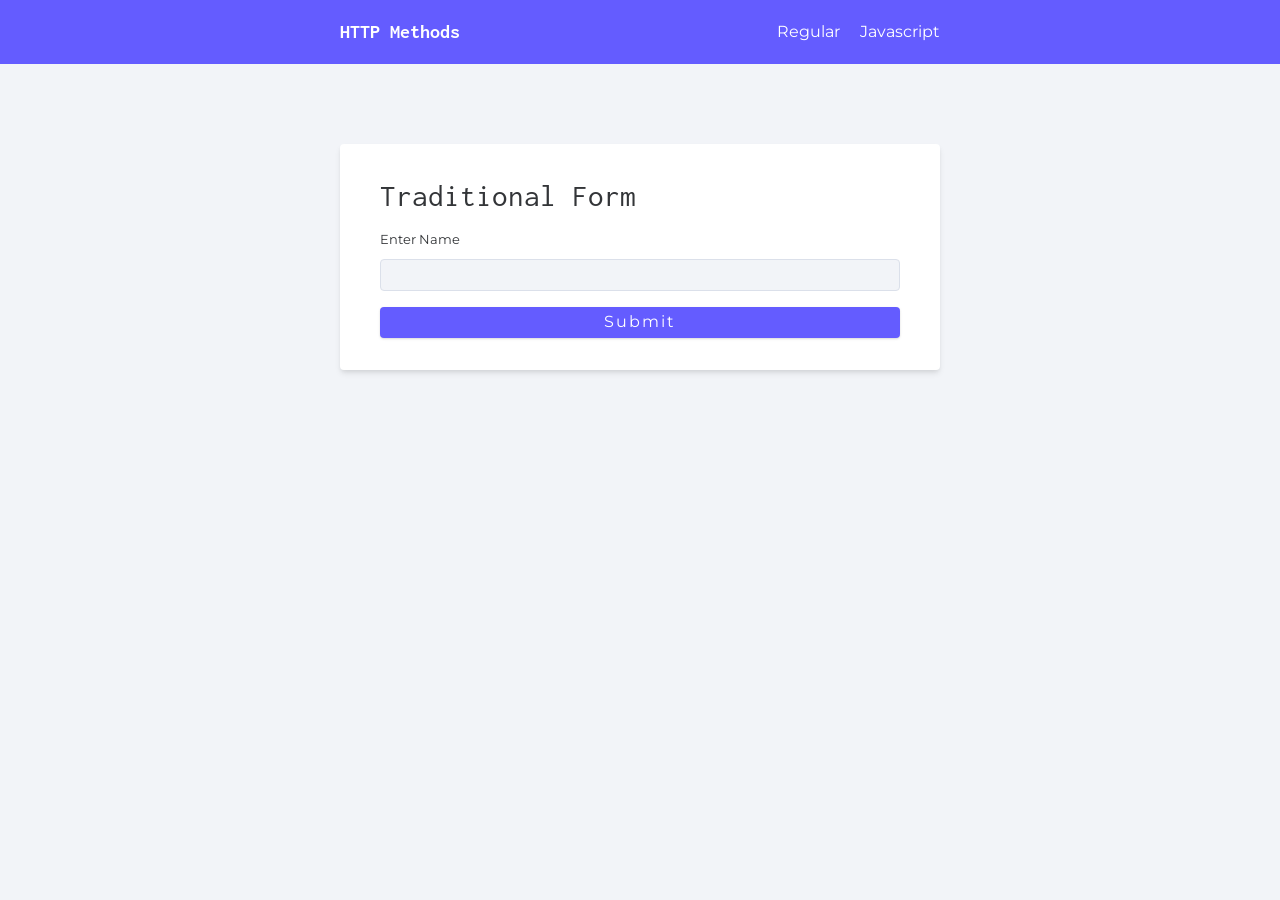
<file: backend/node-express-course-main/02-express-tutorial/methods-public/index.html>
<!DOCTYPE html>
<html lang="en">
  <head>
    <meta charset="UTF-8" />
    <meta http-equiv="X-UA-Compatible" content="IE=edge" />
    <meta name="viewport" content="width=device-width, initial-scale=1.0" />
    <link rel="stylesheet" href="./normalize.css" />
    <link rel="stylesheet" href="./styles.css" />
    <title>Traditional</title>
  </head>
  <body>
    <nav>
      <div class="nav-center">
        <h5>HTTP Methods</h5>
        <div>
          <a href="index.html">regular </a>
          <a href="javascript.html">javascript </a>
        </div>
      </div>
    </nav>
    <main>
      <form action="/login" method="POST">
        <h3>Traditional Form</h3>
        <div class="form-row">
          <label for="name"> enter name </label>
          <input type="text" name="name" id="name" autocomplete="false" />
        </div>
        <button type="submit" class="block">submit</button>
      </form>
    </main>
  </body>
</html>
</file>
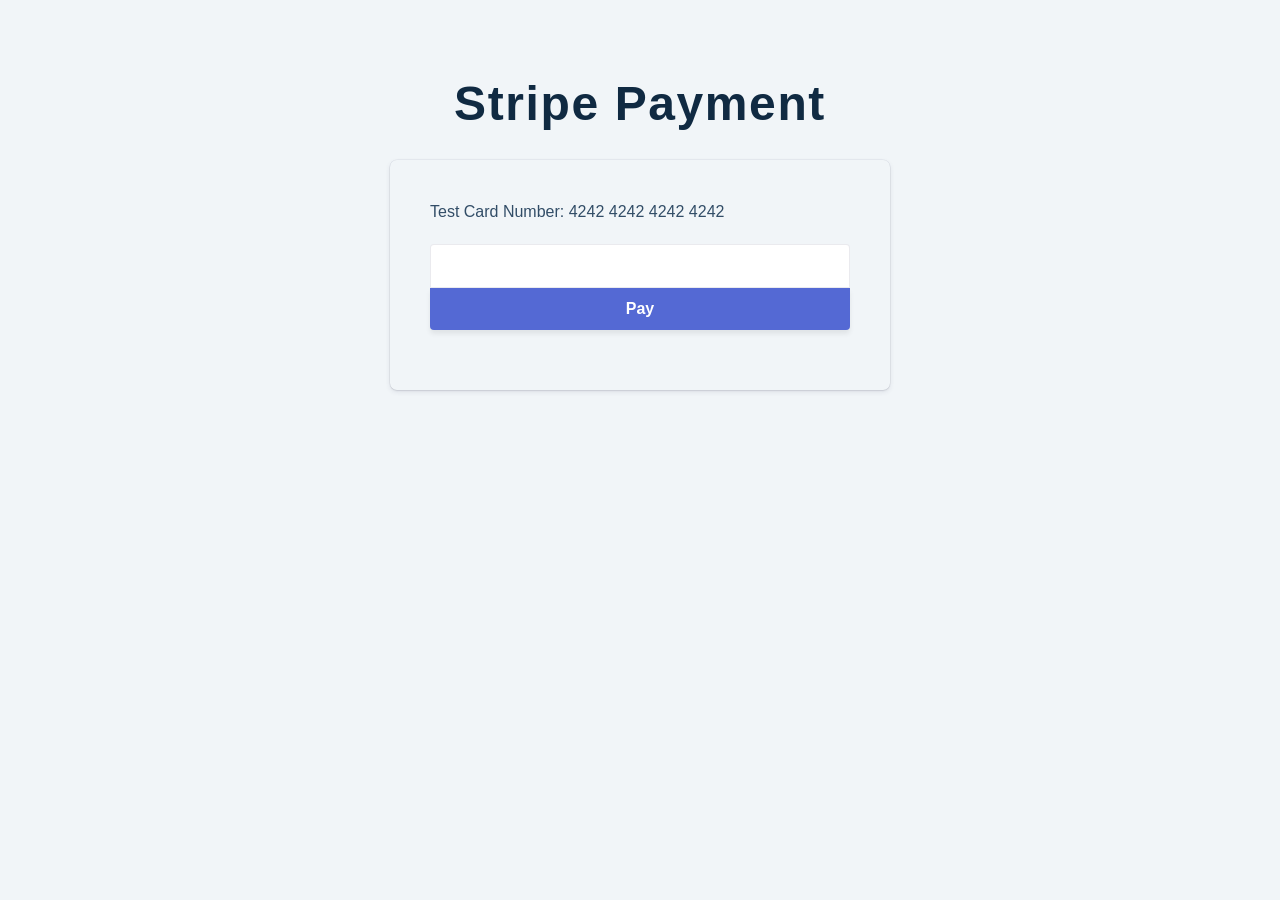
<file: backend/node-express-course-main/09-stripe-payment/final/public/index.html>
<!DOCTYPE html>
<html lang="en">
  <head>
    <meta charset="UTF-8" />
    <meta name="viewport" content="width=device-width, initial-scale=1.0" />
    <title>Stripe Payment</title>
    <!-- global css -->
    <link rel="stylesheet" href="./global.css" />
    <!-- local css -->
    <link rel="stylesheet" href="./styles.css" />
    <!-- STRIPE STUFF -->
    <script src="https://js.stripe.com/v3/"></script>
    <script src="https://polyfill.io/v3/polyfill.min.js?version=3.52.1&features=fetch"></script>
  </head>
  <body>
    <!-- navbar -->

    <!-- content -->
    <section class="section section-center content">
      <h1>Stripe Payment</h1>
      <!-- Display a payment form -->
      <form id="payment-form">
        <!-- custom stuff -->
        <p>Test Card Number: 4242 4242 4242 4242</p>
        <!-- end custom stuff -->
        <div id="card-element"><!--Stripe.js injects the Card Element--></div>
        <button id="submit">
          <div class="spinner hidden" id="spinner"></div>
          <span id="button-text">Pay</span>
        </button>
        <p id="card-error" role="alert"></p>
        <p class="result-message hidden">
          Payment succeeded, see the result in your
          <a href="" target="_blank">Stripe dashboard.</a> Refresh the page to
          pay again.
        </p>
      </form>
    </section>
    <!-- js -->

    <script src="./browser-app.js"></script>
  </body>
</html>
</file>
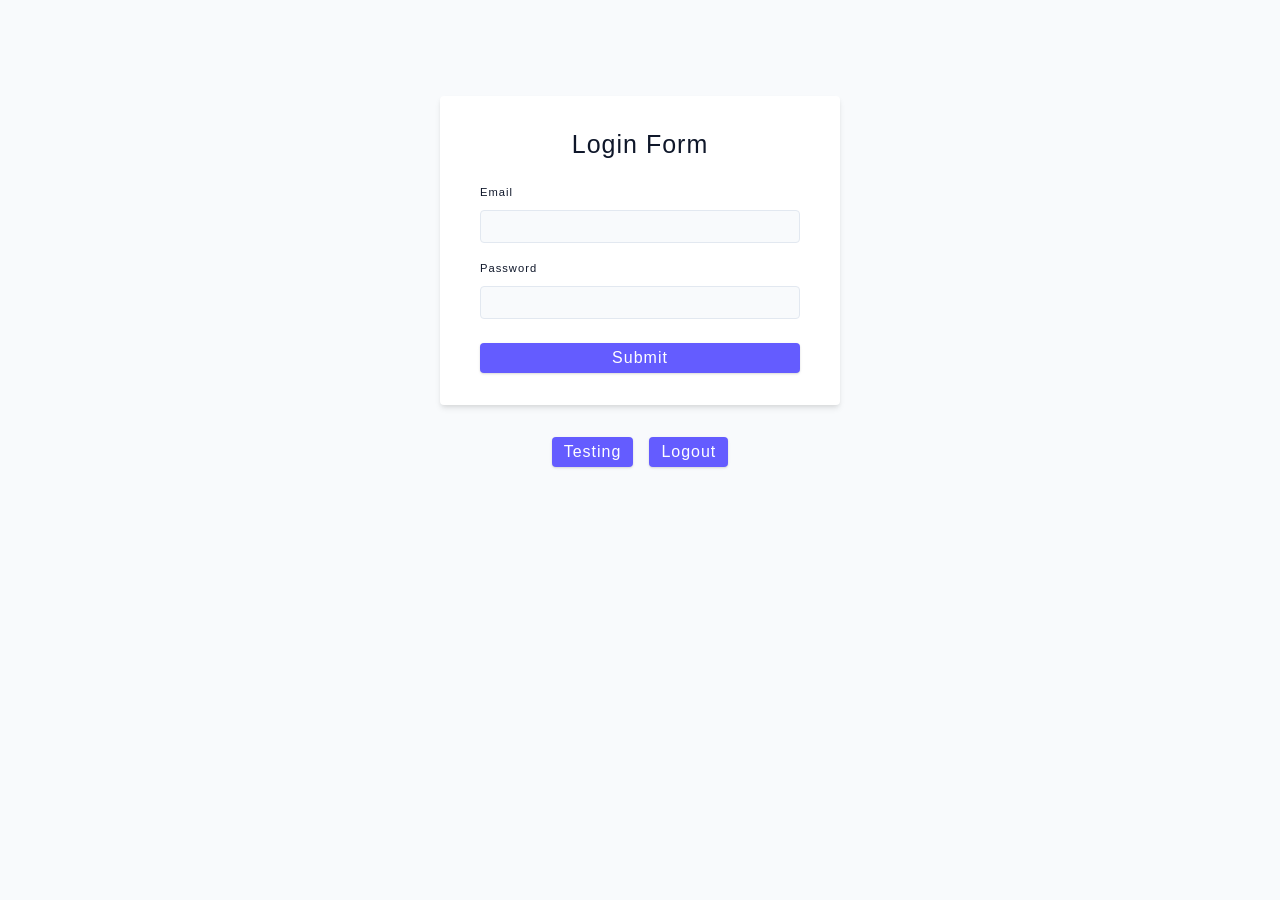
<file: backend/node-express-course-main/10-e-commerce-api/final-front-end/front-end/index.html>
<!DOCTYPE html>
<html lang="en">
  <head>
    <meta charset="UTF-8" />
    <meta http-equiv="X-UA-Compatible" content="IE=edge" />
    <meta name="viewport" content="width=device-width, initial-scale=1.0" />
    <title>Testing Cookies</title>
    <!-- normalize.css -->
    <link rel="stylesheet" href="./normalize.css" />
    <!-- main.css -->
    <link rel="stylesheet" href="./main.css" />
  </head>
  <body>
    <form class="form">
      <h4>login form</h4>
      <div class="form-row">
        <label for="email" class="form-label">Email</label>
        <input type="email" class="form-input email-input" name="email" />
      </div>
      <div class="form-row">
        <label for="password" class="form-label">Password</label>
        <input
          type="password"
          name="password"
          class="form-input password-input"
        />
      </div>
      <button type="submit" class="btn btn-block submit-btn">submit</button>
    </form>
    <div class="container">
      <button class="btn testing-btn">Testing</button>
      <button class="btn logout-btn">Logout</button>
    </div>
    <script src="./browser-app.js"></script>
  </body>
</html>
</file>
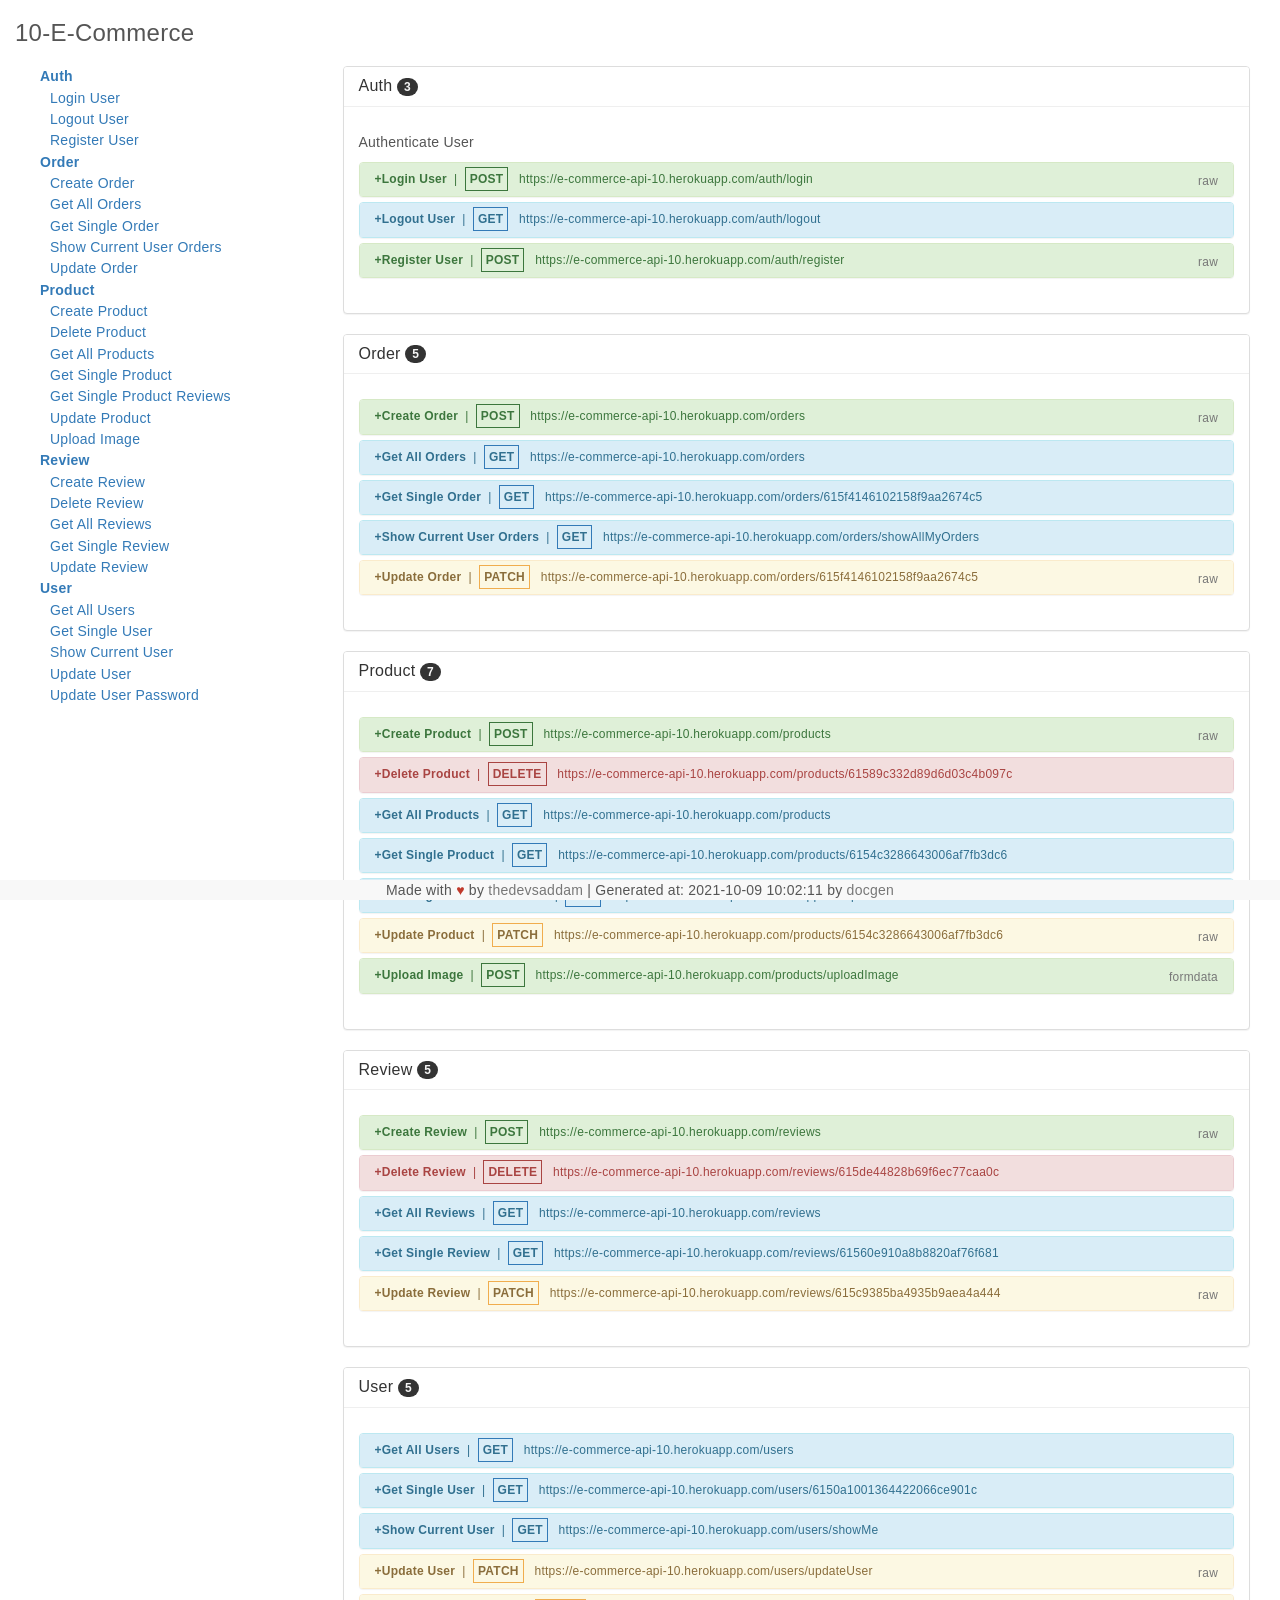
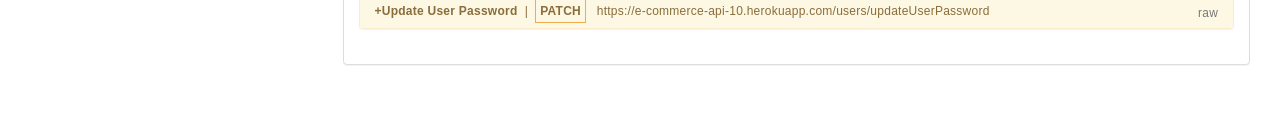
<file: backend/node-express-course-main/10-e-commerce-api/final/public/index.html>
<!doctype html>
<html lang=en>
<meta charset=utf-8>
<meta http-equiv=x-ua-compatible content="ie=edge">
<meta name=viewport content="width=device-width,initial-scale=1">
<title>10-E-Commerce</title>
<style media=screen>
 /*!* Bootstrap v3.3.7 (http://getbootstrap.com)
* Copyright 2011-2016 Twitter, Inc.
* Licensed under MIT (https://github.com/twbs/bootstrap/blob/master/LICENSE)*/
 /*!normalize.css v3.0.3 | MIT License | github.com/necolas/normalize.css*/
 html {
  font-family: sans-serif;
  -webkit-text-size-adjust: 100%;
  -ms-text-size-adjust: 100%
 }

 body {
  margin: 0
 }

 article,
 aside,
 details,
 figcaption,
 figure,
 footer,
 header,
 hgroup,
 main,
 menu,
 nav,
 section,
 summary {
  display: block
 }

 audio,
 canvas,
 progress,
 video {
  display: inline-block;
  vertical-align: baseline
 }

 audio:not([controls]) {
  display: none;
  height: 0
 }

 [hidden],
 template {
  display: none
 }

 a {
  background-color: transparent
 }

 a:active,
 a:hover {
  outline: 0
 }

 abbr[title] {
  border-bottom: 1px dotted
 }

 b,
 strong {
  font-weight: 700
 }

 dfn {
  font-style: italic
 }

 h1 {
  margin: .67em 0;
  font-size: 2em
 }

 mark {
  color: #000;
  background: #ff0
 }

 small {
  font-size: 80%
 }

 sub,
 sup {
  position: relative;
  font-size: 75%;
  line-height: 0;
  vertical-align: baseline
 }

 sup {
  top: -.5em
 }

 sub {
  bottom: -.25em
 }

 img {
  border: 0
 }

 svg:not(:root) {
  overflow: hidden
 }

 figure {
  margin: 1em 40px
 }

 hr {
  height: 0;
  -webkit-box-sizing: content-box;
  -moz-box-sizing: content-box;
  box-sizing: content-box
 }

 pre {
  overflow: auto
 }

 code,
 kbd,
 pre,
 samp {
  font-family: monospace, monospace;
  font-size: 1em
 }

 button,
 input,
 optgroup,
 select,
 textarea {
  margin: 0;
  font: inherit;
  color: inherit
 }

 button {
  overflow: visible
 }

 button,
 select {
  text-transform: none
 }

 button,
 html input[type=button],
 input[type=reset],
 input[type=submit] {
  -webkit-appearance: button;
  cursor: pointer
 }

 button[disabled],
 html input[disabled] {
  cursor: default
 }

 button::-moz-focus-inner,
 input::-moz-focus-inner {
  padding: 0;
  border: 0
 }

 input {
  line-height: normal
 }

 input[type=checkbox],
 input[type=radio] {
  -webkit-box-sizing: border-box;
  -moz-box-sizing: border-box;
  box-sizing: border-box;
  padding: 0
 }

 input[type=number]::-webkit-inner-spin-button,
 input[type=number]::-webkit-outer-spin-button {
  height: auto
 }

 input[type=search] {
  -webkit-box-sizing: content-box;
  -moz-box-sizing: content-box;
  box-sizing: content-box;
  -webkit-appearance: textfield
 }

 input[type=search]::-webkit-search-cancel-button,
 input[type=search]::-webkit-search-decoration {
  -webkit-appearance: none
 }

 fieldset {
  padding: .35em .625em .75em;
  margin: 0 2px;
  border: 1px solid silver
 }

 legend {
  padding: 0;
  border: 0
 }

 textarea {
  overflow: auto
 }

 optgroup {
  font-weight: 700
 }

 table {
  border-spacing: 0;
  border-collapse: collapse
 }

 td,
 th {
  padding: 0
 }

 /*!Source: https://github.com/h5bp/html5-boilerplate/blob/master/src/css/main.css*/
 @media print {

  *,
  :after,
  :before {
   color: #000 !important;
   text-shadow: none !important;
   background: 0 0 !important;
   -webkit-box-shadow: none !important;
   box-shadow: none !important
  }

  a,
  a:visited {
   text-decoration: underline
  }

  a[href]:after {
   content: " ("attr(href) ")"
  }

  abbr[title]:after {
   content: " ("attr(title) ")"
  }

  a[href^="javascript:"]:after,
  a[href^="#"]:after {
   content: ""
  }

  blockquote,
  pre {
   border: 1px solid #999;
   page-break-inside: avoid
  }

  thead {
   display: table-header-group
  }

  img,
  tr {
   page-break-inside: avoid
  }

  img {
   max-width: 100% !important
  }

  h2,
  h3,
  p {
   orphans: 3;
   widows: 3
  }

  h2,
  h3 {
   page-break-after: avoid
  }

  .navbar {
   display: none
  }

  .btn>.caret,
  .dropup>.btn>.caret {
   border-top-color: #000 !important
  }

  .label {
   border: 1px solid #000
  }

  .table {
   border-collapse: collapse !important
  }

  .table td,
  .table th {
   background-color: #fff !important
  }

  .table-bordered td,
  .table-bordered th {
   border: 1px solid #ddd !important
  }
 }

 @font-face {
  font-family: glyphicons halflings;
  src: url(../fonts/glyphicons-halflings-regular.eot);
  font-style: normal;
  font-weight: 400;
  line-height: 1;
  -webkit-font-smoothing: antialiased;
  -moz-osx-font-smoothing: grayscale
 }

 .glyphicon-asterisk:before {
  content: "\002a"
 }

 .glyphicon-plus:before {
  content: "\002b"
 }

 .glyphicon-eur:before,
 .glyphicon-euro:before {
  content: "\20ac"
 }

 .glyphicon-minus:before {
  content: "\2212"
 }

 .glyphicon-cloud:before {
  content: "\2601"
 }

 .glyphicon-envelope:before {
  content: "\2709"
 }

 .glyphicon-pencil:before {
  content: "\270f"
 }

 .glyphicon-glass:before {
  content: "\e001"
 }

 .glyphicon-music:before {
  content: "\e002"
 }

 .glyphicon-search:before {
  content: "\e003"
 }

 .glyphicon-heart:before {
  content: "\e005"
 }

 .glyphicon-star:before {
  content: "\e006"
 }

 .glyphicon-star-empty:before {
  content: "\e007"
 }

 .glyphicon-user:before {
  content: "\e008"
 }

 .glyphicon-film:before {
  content: "\e009"
 }

 .glyphicon-th-large:before {
  content: "\e010"
 }

 .glyphicon-th:before {
  content: "\e011"
 }

 .glyphicon-th-list:before {
  content: "\e012"
 }

 .glyphicon-ok:before {
  content: "\e013"
 }

 .glyphicon-remove:before {
  content: "\e014"
 }

 .glyphicon-zoom-in:before {
  content: "\e015"
 }

 .glyphicon-zoom-out:before {
  content: "\e016"
 }

 .glyphicon-off:before {
  content: "\e017"
 }

 .glyphicon-signal:before {
  content: "\e018"
 }

 .glyphicon-cog:before {
  content: "\e019"
 }

 .glyphicon-trash:before {
  content: "\e020"
 }

 .glyphicon-home:before {
  content: "\e021"
 }

 .glyphicon-file:before {
  content: "\e022"
 }

 .glyphicon-time:before {
  content: "\e023"
 }

 .glyphicon-road:before {
  content: "\e024"
 }

 .glyphicon-download-alt:before {
  content: "\e025"
 }

 .glyphicon-download:before {
  content: "\e026"
 }

 .glyphicon-upload:before {
  content: "\e027"
 }

 .glyphicon-inbox:before {
  content: "\e028"
 }

 .glyphicon-play-circle:before {
  content: "\e029"
 }

 .glyphicon-repeat:before {
  content: "\e030"
 }

 .glyphicon-refresh:before {
  content: "\e031"
 }

 .glyphicon-list-alt:before {
  content: "\e032"
 }

 .glyphicon-lock:before {
  content: "\e033"
 }

 .glyphicon-flag:before {
  content: "\e034"
 }

 .glyphicon-headphones:before {
  content: "\e035"
 }

 .glyphicon-volume-off:before {
  content: "\e036"
 }

 .glyphicon-volume-down:before {
  content: "\e037"
 }

 .glyphicon-volume-up:before {
  content: "\e038"
 }

 .glyphicon-qrcode:before {
  content: "\e039"
 }

 .glyphicon-barcode:before {
  content: "\e040"
 }

 .glyphicon-tag:before {
  content: "\e041"
 }

 .glyphicon-tags:before {
  content: "\e042"
 }

 .glyphicon-book:before {
  content: "\e043"
 }

 .glyphicon-bookmark:before {
  content: "\e044"
 }

 .glyphicon-print:before {
  content: "\e045"
 }

 .glyphicon-camera:before {
  content: "\e046"
 }

 .glyphicon-font:before {
  content: "\e047"
 }

 .glyphicon-bold:before {
  content: "\e048"
 }

 .glyphicon-italic:before {
  content: "\e049"
 }

 .glyphicon-text-height:before {
  content: "\e050"
 }

 .glyphicon-text-width:before {
  content: "\e051"
 }

 .glyphicon-align-left:before {
  content: "\e052"
 }

 .glyphicon-align-center:before {
  content: "\e053"
 }

 .glyphicon-align-right:before {
  content: "\e054"
 }

 .glyphicon-align-justify:before {
  content: "\e055"
 }

 .glyphicon-list:before {
  content: "\e056"
 }

 .glyphicon-indent-left:before {
  content: "\e057"
 }

 .glyphicon-indent-right:before {
  content: "\e058"
 }

 .glyphicon-facetime-video:before {
  content: "\e059"
 }

 .glyphicon-picture:before {
  content: "\e060"
 }

 .glyphicon-map-marker:before {
  content: "\e062"
 }

 .glyphicon-adjust:before {
  content: "\e063"
 }

 .glyphicon-tint:before {
  content: "\e064"
 }

 .glyphicon-edit:before {
  content: "\e065"
 }

 .glyphicon-share:before {
  content: "\e066"
 }

 .glyphicon-check:before {
  content: "\e067"
 }

 .glyphicon-move:before {
  content: "\e068"
 }

 .glyphicon-step-backward:before {
  content: "\e069"
 }

 .glyphicon-fast-backward:before {
  content: "\e070"
 }

 .glyphicon-backward:before {
  content: "\e071"
 }

 .glyphicon-play:before {
  content: "\e072"
 }

 .glyphicon-pause:before {
  content: "\e073"
 }

 .glyphicon-stop:before {
  content: "\e074"
 }

 .glyphicon-forward:before {
  content: "\e075"
 }

 .glyphicon-fast-forward:before {
  content: "\e076"
 }

 .glyphicon-step-forward:before {
  content: "\e077"
 }

 .glyphicon-eject:before {
  content: "\e078"
 }

 .glyphicon-chevron-left:before {
  content: "\e079"
 }

 .glyphicon-chevron-right:before {
  content: "\e080"
 }

 .glyphicon-plus-sign:before {
  content: "\e081"
 }

 .glyphicon-minus-sign:before {
  content: "\e082"
 }

 .glyphicon-remove-sign:before {
  content: "\e083"
 }

 .glyphicon-ok-sign:before {
  content: "\e084"
 }

 .glyphicon-question-sign:before {
  content: "\e085"
 }

 .glyphicon-info-sign:before {
  content: "\e086"
 }

 .glyphicon-screenshot:before {
  content: "\e087"
 }

 .glyphicon-remove-circle:before {
  content: "\e088"
 }

 .glyphicon-ok-circle:before {
  content: "\e089"
 }

 .glyphicon-ban-circle:before {
  content: "\e090"
 }

 .glyphicon-arrow-left:before {
  content: "\e091"
 }

 .glyphicon-arrow-right:before {
  content: "\e092"
 }

 .glyphicon-arrow-up:before {
  content: "\e093"
 }

 .glyphicon-arrow-down:before {
  content: "\e094"
 }

 .glyphicon-share-alt:before {
  content: "\e095"
 }

 .glyphicon-resize-full:before {
  content: "\e096"
 }

 .glyphicon-resize-small:before {
  content: "\e097"
 }

 .glyphicon-exclamation-sign:before {
  content: "\e101"
 }

 .glyphicon-gift:before {
  content: "\e102"
 }

 .glyphicon-leaf:before {
  content: "\e103"
 }

 .glyphicon-fire:before {
  content: "\e104"
 }

 .glyphicon-eye-open:before {
  content: "\e105"
 }

 .glyphicon-eye-close:before {
  content: "\e106"
 }

 .glyphicon-warning-sign:before {
  content: "\e107"
 }

 .glyphicon-plane:before {
  content: "\e108"
 }

 .glyphicon-calendar:before {
  content: "\e109"
 }

 .glyphicon-random:before {
  content: "\e110"
 }

 .glyphicon-comment:before {
  content: "\e111"
 }

 .glyphicon-magnet:before {
  content: "\e112"
 }

 .glyphicon-chevron-up:before {
  content: "\e113"
 }

 .glyphicon-chevron-down:before {
  content: "\e114"
 }

 .glyphicon-retweet:before {
  content: "\e115"
 }

 .glyphicon-shopping-cart:before {
  content: "\e116"
 }

 .glyphicon-folder-close:before {
  content: "\e117"
 }

 .glyphicon-folder-open:before {
  content: "\e118"
 }

 .glyphicon-resize-vertical:before {
  content: "\e119"
 }

 .glyphicon-resize-horizontal:before {
  content: "\e120"
 }

 .glyphicon-hdd:before {
  content: "\e121"
 }

 .glyphicon-bullhorn:before {
  content: "\e122"
 }

 .glyphicon-bell:before {
  content: "\e123"
 }

 .glyphicon-certificate:before {
  content: "\e124"
 }

 .glyphicon-thumbs-up:before {
  content: "\e125"
 }

 .glyphicon-thumbs-down:before {
  content: "\e126"
 }

 .glyphicon-hand-right:before {
  content: "\e127"
 }

 .glyphicon-hand-left:before {
  content: "\e128"
 }

 .glyphicon-hand-up:before {
  content: "\e129"
 }

 .glyphicon-hand-down:before {
  content: "\e130"
 }

 .glyphicon-circle-arrow-right:before {
  content: "\e131"
 }

 .glyphicon-circle-arrow-left:before {
  content: "\e132"
 }

 .glyphicon-circle-arrow-up:before {
  content: "\e133"
 }

 .glyphicon-circle-arrow-down:before {
  content: "\e134"
 }

 .glyphicon-globe:before {
  content: "\e135"
 }

 .glyphicon-wrench:before {
  content: "\e136"
 }

 .glyphicon-tasks:before {
  content: "\e137"
 }

 .glyphicon-filter:before {
  content: "\e138"
 }

 .glyphicon-briefcase:before {
  content: "\e139"
 }

 .glyphicon-fullscreen:before {
  content: "\e140"
 }

 .glyphicon-dashboard:before {
  content: "\e141"
 }

 .glyphicon-paperclip:before {
  content: "\e142"
 }

 .glyphicon-heart-empty:before {
  content: "\e143"
 }

 .glyphicon-link:before {
  content: "\e144"
 }

 .glyphicon-phone:before {
  content: "\e145"
 }

 .glyphicon-pushpin:before {
  content: "\e146"
 }

 .glyphicon-usd:before {
  content: "\e148"
 }

 .glyphicon-gbp:before {
  content: "\e149"
 }

 .glyphicon-sort:before {
  content: "\e150"
 }

 .glyphicon-sort-by-alphabet:before {
  content: "\e151"
 }

 .glyphicon-sort-by-alphabet-alt:before {
  content: "\e152"
 }

 .glyphicon-sort-by-order:before {
  content: "\e153"
 }

 .glyphicon-sort-by-order-alt:before {
  content: "\e154"
 }

 .glyphicon-sort-by-attributes:before {
  content: "\e155"
 }

 .glyphicon-sort-by-attributes-alt:before {
  content: "\e156"
 }

 .glyphicon-unchecked:before {
  content: "\e157"
 }

 .glyphicon-expand:before {
  content: "\e158"
 }

 .glyphicon-collapse-down:before {
  content: "\e159"
 }

 .glyphicon-collapse-up:before {
  content: "\e160"
 }

 .glyphicon-log-in:before {
  content: "\e161"
 }

 .glyphicon-flash:before {
  content: "\e162"
 }

 .glyphicon-log-out:before {
  content: "\e163"
 }

 .glyphicon-new-window:before {
  content: "\e164"
 }

 .glyphicon-record:before {
  content: "\e165"
 }

 .glyphicon-save:before {
  content: "\e166"
 }

 .glyphicon-open:before {
  content: "\e167"
 }

 .glyphicon-saved:before {
  content: "\e168"
 }

 .glyphicon-import:before {
  content: "\e169"
 }

 .glyphicon-export:before {
  content: "\e170"
 }

 .glyphicon-send:before {
  content: "\e171"
 }

 .glyphicon-floppy-disk:before {
  content: "\e172"
 }

 .glyphicon-floppy-saved:before {
  content: "\e173"
 }

 .glyphicon-floppy-remove:before {
  content: "\e174"
 }

 .glyphicon-floppy-save:before {
  content: "\e175"
 }

 .glyphicon-floppy-open:before {
  content: "\e176"
 }

 .glyphicon-credit-card:before {
  content: "\e177"
 }

 .glyphicon-transfer:before {
  content: "\e178"
 }

 .glyphicon-cutlery:before {
  content: "\e179"
 }

 .glyphicon-header:before {
  content: "\e180"
 }

 .glyphicon-compressed:before {
  content: "\e181"
 }

 .glyphicon-earphone:before {
  content: "\e182"
 }

 .glyphicon-phone-alt:before {
  content: "\e183"
 }

 .glyphicon-tower:before {
  content: "\e184"
 }

 .glyphicon-stats:before {
  content: "\e185"
 }

 .glyphicon-sd-video:before {
  content: "\e186"
 }

 .glyphicon-hd-video:before {
  content: "\e187"
 }

 .glyphicon-subtitles:before {
  content: "\e188"
 }

 .glyphicon-sound-stereo:before {
  content: "\e189"
 }

 .glyphicon-sound-dolby:before {
  content: "\e190"
 }

 .glyphicon-sound-5-1:before {
  content: "\e191"
 }

 .glyphicon-sound-6-1:before {
  content: "\e192"
 }

 .glyphicon-sound-7-1:before {
  content: "\e193"
 }

 .glyphicon-copyright-mark:before {
  content: "\e194"
 }

 .glyphicon-registration-mark:before {
  content: "\e195"
 }

 .glyphicon-cloud-download:before {
  content: "\e197"
 }

 .glyphicon-cloud-upload:before {
  content: "\e198"
 }

 .glyphicon-tree-conifer:before {
  content: "\e199"
 }

 .glyphicon-tree-deciduous:before {
  content: "\e200"
 }

 .glyphicon-cd:before {
  content: "\e201"
 }

 .glyphicon-save-file:before {
  content: "\e202"
 }

 .glyphicon-open-file:before {
  content: "\e203"
 }

 .glyphicon-level-up:before {
  content: "\e204"
 }

 .glyphicon-copy:before {
  content: "\e205"
 }

 .glyphicon-paste:before {
  content: "\e206"
 }

 .glyphicon-alert:before {
  content: "\e209"
 }

 .glyphicon-equalizer:before {
  content: "\e210"
 }

 .glyphicon-king:before {
  content: "\e211"
 }

 .glyphicon-queen:before {
  content: "\e212"
 }

 .glyphicon-pawn:before {
  content: "\e213"
 }

 .glyphicon-bishop:before {
  content: "\e214"
 }

 .glyphicon-knight:before {
  content: "\e215"
 }

 .glyphicon-baby-formula:before {
  content: "\e216"
 }

 .glyphicon-tent:before {
  content: "\26fa"
 }

 .glyphicon-blackboard:before {
  content: "\e218"
 }

 .glyphicon-bed:before {
  content: "\e219"
 }

 .glyphicon-apple:before {
  content: "\f8ff"
 }

 .glyphicon-erase:before {
  content: "\e221"
 }

 .glyphicon-hourglass:before {
  content: "\231b"
 }

 .glyphicon-lamp:before {
  content: "\e223"
 }

 .glyphicon-duplicate:before {
  content: "\e224"
 }

 .glyphicon-piggy-bank:before {
  content: "\e225"
 }

 .glyphicon-scissors:before {
  content: "\e226"
 }

 .glyphicon-bitcoin:before {
  content: "\e227"
 }

 .glyphicon-btc:before {
  content: "\e227"
 }

 .glyphicon-xbt:before {
  content: "\e227"
 }

 .glyphicon-yen:before {
  content: "\00a5"
 }

 .glyphicon-jpy:before {
  content: "\00a5"
 }

 .glyphicon-ruble:before {
  content: "\20bd"
 }

 .glyphicon-rub:before {
  content: "\20bd"
 }

 .glyphicon-scale:before {
  content: "\e230"
 }

 .glyphicon-ice-lolly:before {
  content: "\e231"
 }

 .glyphicon-ice-lolly-tasted:before {
  content: "\e232"
 }

 .glyphicon-education:before {
  content: "\e233"
 }

 .glyphicon-option-horizontal:before {
  content: "\e234"
 }

 .glyphicon-option-vertical:before {
  content: "\e235"
 }

 .glyphicon-menu-hamburger:before {
  content: "\e236"
 }

 .glyphicon-modal-window:before {
  content: "\e237"
 }

 .glyphicon-oil:before {
  content: "\e238"
 }

 .glyphicon-grain:before {
  content: "\e239"
 }

 .glyphicon-sunglasses:before {
  content: "\e240"
 }

 .glyphicon-text-size:before {
  content: "\e241"
 }

 .glyphicon-text-color:before {
  content: "\e242"
 }

 .glyphicon-text-background:before {
  content: "\e243"
 }

 .glyphicon-object-align-top:before {
  content: "\e244"
 }

 .glyphicon-object-align-bottom:before {
  content: "\e245"
 }

 .glyphicon-object-align-horizontal:before {
  content: "\e246"
 }

 .glyphicon-object-align-left:before {
  content: "\e247"
 }

 .glyphicon-object-align-vertical:before {
  content: "\e248"
 }

 .glyphicon-object-align-right:before {
  content: "\e249"
 }

 .glyphicon-triangle-right:before {
  content: "\e250"
 }

 .glyphicon-triangle-left:before {
  content: "\e251"
 }

 .glyphicon-triangle-bottom:before {
  content: "\e252"
 }

 .glyphicon-triangle-top:before {
  content: "\e253"
 }

 .glyphicon-console:before {
  content: "\e254"
 }

 .glyphicon-superscript:before {
  content: "\e255"
 }

 .glyphicon-subscript:before {
  content: "\e256"
 }

 .glyphicon-menu-left:before {
  content: "\e257"
 }

 .glyphicon-menu-right:before {
  content: "\e258"
 }

 .glyphicon-menu-down:before {
  content: "\e259"
 }

 .glyphicon-menu-up:before {
  content: "\e260"
 }

 * {
  -webkit-box-sizing: border-box;
  -moz-box-sizing: border-box;
  box-sizing: border-box
 }

 :after,
 :before {
  -webkit-box-sizing: border-box;
  -moz-box-sizing: border-box;
  box-sizing: border-box
 }

 html {
  font-size: 10px;
  -webkit-tap-highlight-color: transparent
 }

 body {
  font-family: helvetica neue, Helvetica, Arial, sans-serif;
  font-size: 14px;
  line-height: 1.42857143;
  color: #333;
  background-color: #fff
 }

 button,
 input,
 select,
 textarea {
  font-family: inherit;
  font-size: inherit;
  line-height: inherit
 }

 a {
  color: #337ab7;
  text-decoration: none
 }

 a:focus,
 a:hover {
  color: #23527c;
  text-decoration: underline
 }

 a:focus {
  outline: 5px auto -webkit-focus-ring-color;
  outline-offset: -2px
 }

 figure {
  margin: 0
 }

 img {
  vertical-align: middle
 }

 .carousel-inner>.item>a>img,
 .carousel-inner>.item>img,
 .img-responsive,
 .thumbnail a>img,
 .thumbnail>img {
  display: block;
  max-width: 100%;
  height: auto
 }

 .img-rounded {
  border-radius: 6px
 }

 .img-thumbnail {
  display: inline-block;
  max-width: 100%;
  height: auto;
  padding: 4px;
  line-height: 1.42857143;
  background-color: #fff;
  border: 1px solid #ddd;
  border-radius: 4px;
  -webkit-transition: all .2s ease-in-out;
  -o-transition: all .2s ease-in-out;
  transition: all .2s ease-in-out
 }

 .img-circle {
  border-radius: 50%
 }

 hr {
  margin-top: 20px;
  margin-bottom: 20px;
  border: 0;
  border-top: 1px solid #eee
 }

 .sr-only {
  position: absolute;
  width: 1px;
  height: 1px;
  padding: 0;
  margin: -1px;
  overflow: hidden;
  clip: rect(0, 0, 0, 0);
  border: 0
 }

 .sr-only-focusable:active,
 .sr-only-focusable:focus {
  position: static;
  width: auto;
  height: auto;
  margin: 0;
  overflow: visible;
  clip: auto
 }

 [role=button] {
  cursor: pointer
 }

 .h1,
 .h2,
 .h3,
 .h4,
 .h5,
 .h6,
 h1,
 h2,
 h3,
 h4,
 h5,
 h6 {
  font-family: inherit;
  font-weight: 500;
  line-height: 1.1;
  color: inherit
 }

 .h1 .small,
 .h1 small,
 .h2 .small,
 .h2 small,
 .h3 .small,
 .h3 small,
 .h4 .small,
 .h4 small,
 .h5 .small,
 .h5 small,
 .h6 .small,
 .h6 small,
 h1 .small,
 h1 small,
 h2 .small,
 h2 small,
 h3 .small,
 h3 small,
 h4 .small,
 h4 small,
 h5 .small,
 h5 small,
 h6 .small,
 h6 small {
  font-weight: 400;
  line-height: 1;
  color: #777
 }

 .h1,
 .h2,
 .h3,
 h1,
 h2,
 h3 {
  margin-top: 20px;
  margin-bottom: 10px
 }

 .h1 .small,
 .h1 small,
 .h2 .small,
 .h2 small,
 .h3 .small,
 .h3 small,
 h1 .small,
 h1 small,
 h2 .small,
 h2 small,
 h3 .small,
 h3 small {
  font-size: 65%
 }

 .h4,
 .h5,
 .h6,
 h4,
 h5,
 h6 {
  margin-top: 10px;
  margin-bottom: 10px
 }

 .h4 .small,
 .h4 small,
 .h5 .small,
 .h5 small,
 .h6 .small,
 .h6 small,
 h4 .small,
 h4 small,
 h5 .small,
 h5 small,
 h6 .small,
 h6 small {
  font-size: 75%
 }

 .h1,
 h1 {
  font-size: 36px
 }

 .h2,
 h2 {
  font-size: 30px
 }

 .h3,
 h3 {
  font-size: 24px
 }

 .h4,
 h4 {
  font-size: 18px
 }

 .h5,
 h5 {
  font-size: 14px
 }

 .h6,
 h6 {
  font-size: 12px
 }

 p {
  margin: 0 0 10px
 }

 .lead {
  margin-bottom: 20px;
  font-size: 16px;
  font-weight: 300;
  line-height: 1.4
 }

 @media(min-width:768px) {
  .lead {
   font-size: 21px
  }
 }

 .small,
 small {
  font-size: 85%
 }

 .mark,
 mark {
  padding: .2em;
  background-color: #fcf8e3
 }

 .text-left {
  text-align: left
 }

 .text-right {
  text-align: right
 }

 .text-center {
  text-align: center
 }

 .text-justify {
  text-align: justify
 }

 .text-nowrap {
  white-space: nowrap
 }

 .text-lowercase {
  text-transform: lowercase
 }

 .text-uppercase {
  text-transform: uppercase
 }

 .text-capitalize {
  text-transform: capitalize
 }

 .text-muted {
  color: #777
 }

 .text-primary {
  color: #337ab7
 }

 a.text-primary:focus,
 a.text-primary:hover {
  color: #286090
 }

 .text-success {
  color: #3c763d
 }

 a.text-success:focus,
 a.text-success:hover {
  color: #2b542c
 }

 .text-info {
  color: #31708f
 }

 a.text-info:focus,
 a.text-info:hover {
  color: #245269
 }

 .text-warning {
  color: #8a6d3b
 }

 a.text-warning:focus,
 a.text-warning:hover {
  color: #66512c
 }

 .text-danger {
  color: #a94442
 }

 a.text-danger:focus,
 a.text-danger:hover {
  color: #843534
 }

 .bg-primary {
  color: #fff;
  background-color: #337ab7
 }

 a.bg-primary:focus,
 a.bg-primary:hover {
  background-color: #286090
 }

 .bg-success {
  background-color: #dff0d8
 }

 a.bg-success:focus,
 a.bg-success:hover {
  background-color: #c1e2b3
 }

 .bg-info {
  background-color: #d9edf7
 }

 a.bg-info:focus,
 a.bg-info:hover {
  background-color: #afd9ee
 }

 .bg-warning {
  background-color: #fcf8e3
 }

 a.bg-warning:focus,
 a.bg-warning:hover {
  background-color: #f7ecb5
 }

 .bg-danger {
  background-color: #f2dede
 }

 a.bg-danger:focus,
 a.bg-danger:hover {
  background-color: #e4b9b9
 }

 .page-header {
  padding-bottom: 9px;
  margin: 40px 0 20px;
  border-bottom: 1px solid #eee
 }

 ol,
 ul {
  margin-top: 0;
  margin-bottom: 10px
 }

 ol ol,
 ol ul,
 ul ol,
 ul ul {
  margin-bottom: 0
 }

 .list-unstyled {
  padding-left: 0;
  list-style: none
 }

 .list-inline {
  padding-left: 0;
  margin-left: -5px;
  list-style: none
 }

 .list-inline>li {
  display: inline-block;
  padding-right: 5px;
  padding-left: 5px
 }

 dl {
  margin-top: 0;
  margin-bottom: 20px
 }

 dd,
 dt {
  line-height: 1.42857143
 }

 dt {
  font-weight: 700
 }

 dd {
  margin-left: 0
 }

 @media(min-width:768px) {
  .dl-horizontal dt {
   float: left;
   width: 160px;
   overflow: hidden;
   clear: left;
   text-align: right;
   text-overflow: ellipsis;
   white-space: nowrap
  }

  .dl-horizontal dd {
   margin-left: 180px
  }
 }

 abbr[data-original-title],
 abbr[title] {
  cursor: help;
  border-bottom: 1px dotted #777
 }

 .initialism {
  font-size: 90%;
  text-transform: uppercase
 }

 blockquote {
  padding: 10px 20px;
  margin: 0 0 20px;
  font-size: 17.5px;
  border-left: 5px solid #eee
 }

 blockquote ol:last-child,
 blockquote p:last-child,
 blockquote ul:last-child {
  margin-bottom: 0
 }

 blockquote .small,
 blockquote footer,
 blockquote small {
  display: block;
  font-size: 80%;
  line-height: 1.42857143;
  color: #777
 }

 blockquote .small:before,
 blockquote footer:before,
 blockquote small:before {
  content: '\2014 \00A0'
 }

 .blockquote-reverse,
 blockquote.pull-right {
  padding-right: 15px;
  padding-left: 0;
  text-align: right;
  border-right: 5px solid #eee;
  border-left: 0
 }

 .blockquote-reverse .small:before,
 .blockquote-reverse footer:before,
 .blockquote-reverse small:before,
 blockquote.pull-right .small:before,
 blockquote.pull-right footer:before,
 blockquote.pull-right small:before {
  content: ''
 }

 .blockquote-reverse .small:after,
 .blockquote-reverse footer:after,
 .blockquote-reverse small:after,
 blockquote.pull-right .small:after,
 blockquote.pull-right footer:after,
 blockquote.pull-right small:after {
  content: '\00A0 \2014'
 }

 address {
  margin-bottom: 20px;
  font-style: normal;
  line-height: 1.42857143
 }

 code,
 kbd,
 pre,
 samp {
  font-family: Menlo, Monaco, Consolas, courier new, monospace
 }

 code {
  padding: 2px 4px;
  font-size: 90%;
  color: #c7254e;
  background-color: #f9f2f4;
  border-radius: 4px
 }

 kbd {
  padding: 2px 4px;
  font-size: 90%;
  color: #fff;
  background-color: #333;
  border-radius: 3px;
  -webkit-box-shadow: inset 0 -1px 0 rgba(0, 0, 0, .25);
  box-shadow: inset 0 -1px 0 rgba(0, 0, 0, .25)
 }

 kbd kbd {
  padding: 0;
  font-size: 100%;
  font-weight: 700;
  -webkit-box-shadow: none;
  box-shadow: none
 }

 pre {
  display: block;
  padding: 9.5px;
  margin: 0 0 10px;
  font-size: 13px;
  line-height: 1.42857143;
  color: #333;
  word-break: break-all;
  word-wrap: break-word;
  background-color: #f5f5f5;
  border: 1px solid #ccc;
  border-radius: 4px
 }

 pre code {
  padding: 0;
  font-size: inherit;
  color: inherit;
  white-space: pre-wrap;
  background-color: transparent;
  border-radius: 0
 }

 .pre-scrollable {
  max-height: 340px;
  overflow-y: scroll
 }

 .container {
  padding-right: 15px;
  padding-left: 15px;
  margin-right: auto;
  margin-left: auto
 }

 @media(min-width:768px) {
  .container {
   width: 750px
  }
 }

 @media(min-width:992px) {
  .container {
   width: 970px
  }
 }

 @media(min-width:1200px) {
  .container {
   width: 1170px
  }
 }

 .container-fluid {
  padding-right: 15px;
  padding-left: 15px;
  margin-right: auto;
  margin-left: auto
 }

 .row {
  margin-right: -15px;
  margin-left: -15px
 }

 .col-lg-1,
 .col-lg-10,
 .col-lg-11,
 .col-lg-12,
 .col-lg-2,
 .col-lg-3,
 .col-lg-4,
 .col-lg-5,
 .col-lg-6,
 .col-lg-7,
 .col-lg-8,
 .col-lg-9,
 .col-md-1,
 .col-md-10,
 .col-md-11,
 .col-md-12,
 .col-md-2,
 .col-md-3,
 .col-md-4,
 .col-md-5,
 .col-md-6,
 .col-md-7,
 .col-md-8,
 .col-md-9,
 .col-sm-1,
 .col-sm-10,
 .col-sm-11,
 .col-sm-12,
 .col-sm-2,
 .col-sm-3,
 .col-sm-4,
 .col-sm-5,
 .col-sm-6,
 .col-sm-7,
 .col-sm-8,
 .col-sm-9,
 .col-xs-1,
 .col-xs-10,
 .col-xs-11,
 .col-xs-12,
 .col-xs-2,
 .col-xs-3,
 .col-xs-4,
 .col-xs-5,
 .col-xs-6,
 .col-xs-7,
 .col-xs-8,
 .col-xs-9 {
  position: relative;
  min-height: 1px;
  padding-right: 15px;
  padding-left: 15px
 }

 .col-xs-1,
 .col-xs-10,
 .col-xs-11,
 .col-xs-12,
 .col-xs-2,
 .col-xs-3,
 .col-xs-4,
 .col-xs-5,
 .col-xs-6,
 .col-xs-7,
 .col-xs-8,
 .col-xs-9 {
  float: left
 }

 .col-xs-12 {
  width: 100%
 }

 .col-xs-11 {
  width: 91.66666667%
 }

 .col-xs-10 {
  width: 83.33333333%
 }

 .col-xs-9 {
  width: 75%
 }

 .col-xs-8 {
  width: 66.66666667%
 }

 .col-xs-7 {
  width: 58.33333333%
 }

 .col-xs-6 {
  width: 50%
 }

 .col-xs-5 {
  width: 41.66666667%
 }

 .col-xs-4 {
  width: 33.33333333%
 }

 .col-xs-3 {
  width: 25%
 }

 .col-xs-2 {
  width: 16.66666667%
 }

 .col-xs-1 {
  width: 8.33333333%
 }

 .col-xs-pull-12 {
  right: 100%
 }

 .col-xs-pull-11 {
  right: 91.66666667%
 }

 .col-xs-pull-10 {
  right: 83.33333333%
 }

 .col-xs-pull-9 {
  right: 75%
 }

 .col-xs-pull-8 {
  right: 66.66666667%
 }

 .col-xs-pull-7 {
  right: 58.33333333%
 }

 .col-xs-pull-6 {
  right: 50%
 }

 .col-xs-pull-5 {
  right: 41.66666667%
 }

 .col-xs-pull-4 {
  right: 33.33333333%
 }

 .col-xs-pull-3 {
  right: 25%
 }

 .col-xs-pull-2 {
  right: 16.66666667%
 }

 .col-xs-pull-1 {
  right: 8.33333333%
 }

 .col-xs-pull-0 {
  right: auto
 }

 .col-xs-push-12 {
  left: 100%
 }

 .col-xs-push-11 {
  left: 91.66666667%
 }

 .col-xs-push-10 {
  left: 83.33333333%
 }

 .col-xs-push-9 {
  left: 75%
 }

 .col-xs-push-8 {
  left: 66.66666667%
 }

 .col-xs-push-7 {
  left: 58.33333333%
 }

 .col-xs-push-6 {
  left: 50%
 }

 .col-xs-push-5 {
  left: 41.66666667%
 }

 .col-xs-push-4 {
  left: 33.33333333%
 }

 .col-xs-push-3 {
  left: 25%
 }

 .col-xs-push-2 {
  left: 16.66666667%
 }

 .col-xs-push-1 {
  left: 8.33333333%
 }

 .col-xs-push-0 {
  left: auto
 }

 .col-xs-offset-12 {
  margin-left: 100%
 }

 .col-xs-offset-11 {
  margin-left: 91.66666667%
 }

 .col-xs-offset-10 {
  margin-left: 83.33333333%
 }

 .col-xs-offset-9 {
  margin-left: 75%
 }

 .col-xs-offset-8 {
  margin-left: 66.66666667%
 }

 .col-xs-offset-7 {
  margin-left: 58.33333333%
 }

 .col-xs-offset-6 {
  margin-left: 50%
 }

 .col-xs-offset-5 {
  margin-left: 41.66666667%
 }

 .col-xs-offset-4 {
  margin-left: 33.33333333%
 }

 .col-xs-offset-3 {
  margin-left: 25%
 }

 .col-xs-offset-2 {
  margin-left: 16.66666667%
 }

 .col-xs-offset-1 {
  margin-left: 8.33333333%
 }

 .col-xs-offset-0 {
  margin-left: 0
 }

 @media(min-width:768px) {

  .col-sm-1,
  .col-sm-10,
  .col-sm-11,
  .col-sm-12,
  .col-sm-2,
  .col-sm-3,
  .col-sm-4,
  .col-sm-5,
  .col-sm-6,
  .col-sm-7,
  .col-sm-8,
  .col-sm-9 {
   float: left
  }

  .col-sm-12 {
   width: 100%
  }

  .col-sm-11 {
   width: 91.66666667%
  }

  .col-sm-10 {
   width: 83.33333333%
  }

  .col-sm-9 {
   width: 75%
  }

  .col-sm-8 {
   width: 66.66666667%
  }

  .col-sm-7 {
   width: 58.33333333%
  }

  .col-sm-6 {
   width: 50%
  }

  .col-sm-5 {
   width: 41.66666667%
  }

  .col-sm-4 {
   width: 33.33333333%
  }

  .col-sm-3 {
   width: 25%
  }

  .col-sm-2 {
   width: 16.66666667%
  }

  .col-sm-1 {
   width: 8.33333333%
  }

  .col-sm-pull-12 {
   right: 100%
  }

  .col-sm-pull-11 {
   right: 91.66666667%
  }

  .col-sm-pull-10 {
   right: 83.33333333%
  }

  .col-sm-pull-9 {
   right: 75%
  }

  .col-sm-pull-8 {
   right: 66.66666667%
  }

  .col-sm-pull-7 {
   right: 58.33333333%
  }

  .col-sm-pull-6 {
   right: 50%
  }

  .col-sm-pull-5 {
   right: 41.66666667%
  }

  .col-sm-pull-4 {
   right: 33.33333333%
  }

  .col-sm-pull-3 {
   right: 25%
  }

  .col-sm-pull-2 {
   right: 16.66666667%
  }

  .col-sm-pull-1 {
   right: 8.33333333%
  }

  .col-sm-pull-0 {
   right: auto
  }

  .col-sm-push-12 {
   left: 100%
  }

  .col-sm-push-11 {
   left: 91.66666667%
  }

  .col-sm-push-10 {
   left: 83.33333333%
  }

  .col-sm-push-9 {
   left: 75%
  }

  .col-sm-push-8 {
   left: 66.66666667%
  }

  .col-sm-push-7 {
   left: 58.33333333%
  }

  .col-sm-push-6 {
   left: 50%
  }

  .col-sm-push-5 {
   left: 41.66666667%
  }

  .col-sm-push-4 {
   left: 33.33333333%
  }

  .col-sm-push-3 {
   left: 25%
  }

  .col-sm-push-2 {
   left: 16.66666667%
  }

  .col-sm-push-1 {
   left: 8.33333333%
  }

  .col-sm-push-0 {
   left: auto
  }

  .col-sm-offset-12 {
   margin-left: 100%
  }

  .col-sm-offset-11 {
   margin-left: 91.66666667%
  }

  .col-sm-offset-10 {
   margin-left: 83.33333333%
  }

  .col-sm-offset-9 {
   margin-left: 75%
  }

  .col-sm-offset-8 {
   margin-left: 66.66666667%
  }

  .col-sm-offset-7 {
   margin-left: 58.33333333%
  }

  .col-sm-offset-6 {
   margin-left: 50%
  }

  .col-sm-offset-5 {
   margin-left: 41.66666667%
  }

  .col-sm-offset-4 {
   margin-left: 33.33333333%
  }

  .col-sm-offset-3 {
   margin-left: 25%
  }

  .col-sm-offset-2 {
   margin-left: 16.66666667%
  }

  .col-sm-offset-1 {
   margin-left: 8.33333333%
  }

  .col-sm-offset-0 {
   margin-left: 0
  }
 }

 @media(min-width:992px) {

  .col-md-1,
  .col-md-10,
  .col-md-11,
  .col-md-12,
  .col-md-2,
  .col-md-3,
  .col-md-4,
  .col-md-5,
  .col-md-6,
  .col-md-7,
  .col-md-8,
  .col-md-9 {
   float: left
  }

  .col-md-12 {
   width: 100%
  }

  .col-md-11 {
   width: 91.66666667%
  }

  .col-md-10 {
   width: 83.33333333%
  }

  .col-md-9 {
   width: 75%
  }

  .col-md-8 {
   width: 66.66666667%
  }

  .col-md-7 {
   width: 58.33333333%
  }

  .col-md-6 {
   width: 50%
  }

  .col-md-5 {
   width: 41.66666667%
  }

  .col-md-4 {
   width: 33.33333333%
  }

  .col-md-3 {
   width: 25%
  }

  .col-md-2 {
   width: 16.66666667%
  }

  .col-md-1 {
   width: 8.33333333%
  }

  .col-md-pull-12 {
   right: 100%
  }

  .col-md-pull-11 {
   right: 91.66666667%
  }

  .col-md-pull-10 {
   right: 83.33333333%
  }

  .col-md-pull-9 {
   right: 75%
  }

  .col-md-pull-8 {
   right: 66.66666667%
  }

  .col-md-pull-7 {
   right: 58.33333333%
  }

  .col-md-pull-6 {
   right: 50%
  }

  .col-md-pull-5 {
   right: 41.66666667%
  }

  .col-md-pull-4 {
   right: 33.33333333%
  }

  .col-md-pull-3 {
   right: 25%
  }

  .col-md-pull-2 {
   right: 16.66666667%
  }

  .col-md-pull-1 {
   right: 8.33333333%
  }

  .col-md-pull-0 {
   right: auto
  }

  .col-md-push-12 {
   left: 100%
  }

  .col-md-push-11 {
   left: 91.66666667%
  }

  .col-md-push-10 {
   left: 83.33333333%
  }

  .col-md-push-9 {
   left: 75%
  }

  .col-md-push-8 {
   left: 66.66666667%
  }

  .col-md-push-7 {
   left: 58.33333333%
  }

  .col-md-push-6 {
   left: 50%
  }

  .col-md-push-5 {
   left: 41.66666667%
  }

  .col-md-push-4 {
   left: 33.33333333%
  }

  .col-md-push-3 {
   left: 25%
  }

  .col-md-push-2 {
   left: 16.66666667%
  }

  .col-md-push-1 {
   left: 8.33333333%
  }

  .col-md-push-0 {
   left: auto
  }

  .col-md-offset-12 {
   margin-left: 100%
  }

  .col-md-offset-11 {
   margin-left: 91.66666667%
  }

  .col-md-offset-10 {
   margin-left: 83.33333333%
  }

  .col-md-offset-9 {
   margin-left: 75%
  }

  .col-md-offset-8 {
   margin-left: 66.66666667%
  }

  .col-md-offset-7 {
   margin-left: 58.33333333%
  }

  .col-md-offset-6 {
   margin-left: 50%
  }

  .col-md-offset-5 {
   margin-left: 41.66666667%
  }

  .col-md-offset-4 {
   margin-left: 33.33333333%
  }

  .col-md-offset-3 {
   margin-left: 25%
  }

  .col-md-offset-2 {
   margin-left: 16.66666667%
  }

  .col-md-offset-1 {
   margin-left: 8.33333333%
  }

  .col-md-offset-0 {
   margin-left: 0
  }
 }

 @media(min-width:1200px) {

  .col-lg-1,
  .col-lg-10,
  .col-lg-11,
  .col-lg-12,
  .col-lg-2,
  .col-lg-3,
  .col-lg-4,
  .col-lg-5,
  .col-lg-6,
  .col-lg-7,
  .col-lg-8,
  .col-lg-9 {
   float: left
  }

  .col-lg-12 {
   width: 100%
  }

  .col-lg-11 {
   width: 91.66666667%
  }

  .col-lg-10 {
   width: 83.33333333%
  }

  .col-lg-9 {
   width: 75%
  }

  .col-lg-8 {
   width: 66.66666667%
  }

  .col-lg-7 {
   width: 58.33333333%
  }

  .col-lg-6 {
   width: 50%
  }

  .col-lg-5 {
   width: 41.66666667%
  }

  .col-lg-4 {
   width: 33.33333333%
  }

  .col-lg-3 {
   width: 25%
  }

  .col-lg-2 {
   width: 16.66666667%
  }

  .col-lg-1 {
   width: 8.33333333%
  }

  .col-lg-pull-12 {
   right: 100%
  }

  .col-lg-pull-11 {
   right: 91.66666667%
  }

  .col-lg-pull-10 {
   right: 83.33333333%
  }

  .col-lg-pull-9 {
   right: 75%
  }

  .col-lg-pull-8 {
   right: 66.66666667%
  }

  .col-lg-pull-7 {
   right: 58.33333333%
  }

  .col-lg-pull-6 {
   right: 50%
  }

  .col-lg-pull-5 {
   right: 41.66666667%
  }

  .col-lg-pull-4 {
   right: 33.33333333%
  }

  .col-lg-pull-3 {
   right: 25%
  }

  .col-lg-pull-2 {
   right: 16.66666667%
  }

  .col-lg-pull-1 {
   right: 8.33333333%
  }

  .col-lg-pull-0 {
   right: auto
  }

  .col-lg-push-12 {
   left: 100%
  }

  .col-lg-push-11 {
   left: 91.66666667%
  }

  .col-lg-push-10 {
   left: 83.33333333%
  }

  .col-lg-push-9 {
   left: 75%
  }

  .col-lg-push-8 {
   left: 66.66666667%
  }

  .col-lg-push-7 {
   left: 58.33333333%
  }

  .col-lg-push-6 {
   left: 50%
  }

  .col-lg-push-5 {
   left: 41.66666667%
  }

  .col-lg-push-4 {
   left: 33.33333333%
  }

  .col-lg-push-3 {
   left: 25%
  }

  .col-lg-push-2 {
   left: 16.66666667%
  }

  .col-lg-push-1 {
   left: 8.33333333%
  }

  .col-lg-push-0 {
   left: auto
  }

  .col-lg-offset-12 {
   margin-left: 100%
  }

  .col-lg-offset-11 {
   margin-left: 91.66666667%
  }

  .col-lg-offset-10 {
   margin-left: 83.33333333%
  }

  .col-lg-offset-9 {
   margin-left: 75%
  }

  .col-lg-offset-8 {
   margin-left: 66.66666667%
  }

  .col-lg-offset-7 {
   margin-left: 58.33333333%
  }

  .col-lg-offset-6 {
   margin-left: 50%
  }

  .col-lg-offset-5 {
   margin-left: 41.66666667%
  }

  .col-lg-offset-4 {
   margin-left: 33.33333333%
  }

  .col-lg-offset-3 {
   margin-left: 25%
  }

  .col-lg-offset-2 {
   margin-left: 16.66666667%
  }

  .col-lg-offset-1 {
   margin-left: 8.33333333%
  }

  .col-lg-offset-0 {
   margin-left: 0
  }
 }

 table {
  background-color: transparent
 }

 caption {
  padding-top: 8px;
  padding-bottom: 8px;
  color: #777;
  text-align: left
 }

 th {
  text-align: left
 }

 .table {
  width: 100%;
  max-width: 100%;
  margin-bottom: 20px
 }

 .table>tbody>tr>td,
 .table>tbody>tr>th,
 .table>tfoot>tr>td,
 .table>tfoot>tr>th,
 .table>thead>tr>td,
 .table>thead>tr>th {
  padding: 8px;
  line-height: 1.42857143;
  vertical-align: top;
  border-top: 1px solid #ddd
 }

 .table>thead>tr>th {
  vertical-align: bottom;
  border-bottom: 2px solid #ddd
 }

 .table>caption+thead>tr:first-child>td,
 .table>caption+thead>tr:first-child>th,
 .table>colgroup+thead>tr:first-child>td,
 .table>colgroup+thead>tr:first-child>th,
 .table>thead:first-child>tr:first-child>td,
 .table>thead:first-child>tr:first-child>th {
  border-top: 0
 }

 .table>tbody+tbody {
  border-top: 2px solid #ddd
 }

 .table .table {
  background-color: #fff
 }

 .table-condensed>tbody>tr>td,
 .table-condensed>tbody>tr>th,
 .table-condensed>tfoot>tr>td,
 .table-condensed>tfoot>tr>th,
 .table-condensed>thead>tr>td,
 .table-condensed>thead>tr>th {
  padding: 5px
 }

 .table-bordered {
  border: 1px solid #ddd
 }

 .table-bordered>tbody>tr>td,
 .table-bordered>tbody>tr>th,
 .table-bordered>tfoot>tr>td,
 .table-bordered>tfoot>tr>th,
 .table-bordered>thead>tr>td,
 .table-bordered>thead>tr>th {
  border: 1px solid #ddd
 }

 .table-bordered>thead>tr>td,
 .table-bordered>thead>tr>th {
  border-bottom-width: 2px
 }

 .table-striped>tbody>tr:nth-of-type(odd) {
  background-color: #f9f9f9
 }

 .table-hover>tbody>tr:hover {
  background-color: #f5f5f5
 }

 table col[class*=col-] {
  position: static;
  display: table-column;
  float: none
 }

 table td[class*=col-],
 table th[class*=col-] {
  position: static;
  display: table-cell;
  float: none
 }

 .table>tbody>tr.active>td,
 .table>tbody>tr.active>th,
 .table>tbody>tr>td.active,
 .table>tbody>tr>th.active,
 .table>tfoot>tr.active>td,
 .table>tfoot>tr.active>th,
 .table>tfoot>tr>td.active,
 .table>tfoot>tr>th.active,
 .table>thead>tr.active>td,
 .table>thead>tr.active>th,
 .table>thead>tr>td.active,
 .table>thead>tr>th.active {
  background-color: #f5f5f5
 }

 .table-hover>tbody>tr.active:hover>td,
 .table-hover>tbody>tr.active:hover>th,
 .table-hover>tbody>tr:hover>.active,
 .table-hover>tbody>tr>td.active:hover,
 .table-hover>tbody>tr>th.active:hover {
  background-color: #e8e8e8
 }

 .table>tbody>tr.success>td,
 .table>tbody>tr.success>th,
 .table>tbody>tr>td.success,
 .table>tbody>tr>th.success,
 .table>tfoot>tr.success>td,
 .table>tfoot>tr.success>th,
 .table>tfoot>tr>td.success,
 .table>tfoot>tr>th.success,
 .table>thead>tr.success>td,
 .table>thead>tr.success>th,
 .table>thead>tr>td.success,
 .table>thead>tr>th.success {
  background-color: #dff0d8
 }

 .table-hover>tbody>tr.success:hover>td,
 .table-hover>tbody>tr.success:hover>th,
 .table-hover>tbody>tr:hover>.success,
 .table-hover>tbody>tr>td.success:hover,
 .table-hover>tbody>tr>th.success:hover {
  background-color: #d0e9c6
 }

 .table>tbody>tr.info>td,
 .table>tbody>tr.info>th,
 .table>tbody>tr>td.info,
 .table>tbody>tr>th.info,
 .table>tfoot>tr.info>td,
 .table>tfoot>tr.info>th,
 .table>tfoot>tr>td.info,
 .table>tfoot>tr>th.info,
 .table>thead>tr.info>td,
 .table>thead>tr.info>th,
 .table>thead>tr>td.info,
 .table>thead>tr>th.info {
  background-color: #d9edf7
 }

 .table-hover>tbody>tr.info:hover>td,
 .table-hover>tbody>tr.info:hover>th,
 .table-hover>tbody>tr:hover>.info,
 .table-hover>tbody>tr>td.info:hover,
 .table-hover>tbody>tr>th.info:hover {
  background-color: #c4e3f3
 }

 .table>tbody>tr.warning>td,
 .table>tbody>tr.warning>th,
 .table>tbody>tr>td.warning,
 .table>tbody>tr>th.warning,
 .table>tfoot>tr.warning>td,
 .table>tfoot>tr.warning>th,
 .table>tfoot>tr>td.warning,
 .table>tfoot>tr>th.warning,
 .table>thead>tr.warning>td,
 .table>thead>tr.warning>th,
 .table>thead>tr>td.warning,
 .table>thead>tr>th.warning {
  background-color: #fcf8e3
 }

 .table-hover>tbody>tr.warning:hover>td,
 .table-hover>tbody>tr.warning:hover>th,
 .table-hover>tbody>tr:hover>.warning,
 .table-hover>tbody>tr>td.warning:hover,
 .table-hover>tbody>tr>th.warning:hover {
  background-color: #faf2cc
 }

 .table>tbody>tr.danger>td,
 .table>tbody>tr.danger>th,
 .table>tbody>tr>td.danger,
 .table>tbody>tr>th.danger,
 .table>tfoot>tr.danger>td,
 .table>tfoot>tr.danger>th,
 .table>tfoot>tr>td.danger,
 .table>tfoot>tr>th.danger,
 .table>thead>tr.danger>td,
 .table>thead>tr.danger>th,
 .table>thead>tr>td.danger,
 .table>thead>tr>th.danger {
  background-color: #f2dede
 }

 .table-hover>tbody>tr.danger:hover>td,
 .table-hover>tbody>tr.danger:hover>th,
 .table-hover>tbody>tr:hover>.danger,
 .table-hover>tbody>tr>td.danger:hover,
 .table-hover>tbody>tr>th.danger:hover {
  background-color: #ebcccc
 }

 .table-responsive {
  min-height: .01%;
  overflow-x: auto
 }

 @media screen and (max-width:767px) {
  .table-responsive {
   width: 100%;
   margin-bottom: 15px;
   overflow-y: hidden;
   -ms-overflow-style: -ms-autohiding-scrollbar;
   border: 1px solid #ddd
  }

  .table-responsive>.table {
   margin-bottom: 0
  }

  .table-responsive>.table>tbody>tr>td,
  .table-responsive>.table>tbody>tr>th,
  .table-responsive>.table>tfoot>tr>td,
  .table-responsive>.table>tfoot>tr>th,
  .table-responsive>.table>thead>tr>td,
  .table-responsive>.table>thead>tr>th {
   white-space: nowrap
  }

  .table-responsive>.table-bordered {
   border: 0
  }

  .table-responsive>.table-bordered>tbody>tr>td:first-child,
  .table-responsive>.table-bordered>tbody>tr>th:first-child,
  .table-responsive>.table-bordered>tfoot>tr>td:first-child,
  .table-responsive>.table-bordered>tfoot>tr>th:first-child,
  .table-responsive>.table-bordered>thead>tr>td:first-child,
  .table-responsive>.table-bordered>thead>tr>th:first-child {
   border-left: 0
  }

  .table-responsive>.table-bordered>tbody>tr>td:last-child,
  .table-responsive>.table-bordered>tbody>tr>th:last-child,
  .table-responsive>.table-bordered>tfoot>tr>td:last-child,
  .table-responsive>.table-bordered>tfoot>tr>th:last-child,
  .table-responsive>.table-bordered>thead>tr>td:last-child,
  .table-responsive>.table-bordered>thead>tr>th:last-child {
   border-right: 0
  }

  .table-responsive>.table-bordered>tbody>tr:last-child>td,
  .table-responsive>.table-bordered>tbody>tr:last-child>th,
  .table-responsive>.table-bordered>tfoot>tr:last-child>td,
  .table-responsive>.table-bordered>tfoot>tr:last-child>th {
   border-bottom: 0
  }
 }

 fieldset {
  min-width: 0;
  padding: 0;
  margin: 0;
  border: 0
 }

 legend {
  display: block;
  width: 100%;
  padding: 0;
  margin-bottom: 20px;
  font-size: 21px;
  line-height: inherit;
  color: #333;
  border: 0;
  border-bottom: 1px solid #e5e5e5
 }

 label {
  display: inline-block;
  max-width: 100%;
  margin-bottom: 5px;
  font-weight: 700
 }

 input[type=search] {
  -webkit-box-sizing: border-box;
  -moz-box-sizing: border-box;
  box-sizing: border-box
 }

 input[type=checkbox],
 input[type=radio] {
  margin: 4px 0 0;
  margin-top: 1px\9;
  line-height: normal
 }

 input[type=file] {
  display: block
 }

 input[type=range] {
  display: block;
  width: 100%
 }

 select[multiple],
 select[size] {
  height: auto
 }

 input[type=file]:focus,
 input[type=checkbox]:focus,
 input[type=radio]:focus {
  outline: 5px auto -webkit-focus-ring-color;
  outline-offset: -2px
 }

 output {
  display: block;
  padding-top: 7px;
  font-size: 14px;
  line-height: 1.42857143;
  color: #555
 }

 .form-control {
  display: block;
  width: 100%;
  height: 34px;
  padding: 6px 12px;
  font-size: 14px;
  line-height: 1.42857143;
  color: #555;
  background-color: #fff;
  background-image: none;
  border: 1px solid #ccc;
  border-radius: 4px;
  -webkit-box-shadow: inset 0 1px 1px rgba(0, 0, 0, .075);
  box-shadow: inset 0 1px 1px rgba(0, 0, 0, .075);
  -webkit-transition: border-color ease-in-out .15s, -webkit-box-shadow ease-in-out .15s;
  -o-transition: border-color ease-in-out .15s, box-shadow ease-in-out .15s;
  transition: border-color ease-in-out .15s, box-shadow ease-in-out .15s
 }

 .form-control:focus {
  border-color: #66afe9;
  outline: 0;
  -webkit-box-shadow: inset 0 1px 1px rgba(0, 0, 0, .075), 0 0 8px rgba(102, 175, 233, .6);
  box-shadow: inset 0 1px 1px rgba(0, 0, 0, .075), 0 0 8px rgba(102, 175, 233, .6)
 }

 .form-control::-moz-placeholder {
  color: #999;
  opacity: 1
 }

 .form-control:-ms-input-placeholder {
  color: #999
 }

 .form-control::-webkit-input-placeholder {
  color: #999
 }

 .form-control::-ms-expand {
  background-color: transparent;
  border: 0
 }

 .form-control[disabled],
 .form-control[readonly],
 fieldset[disabled] .form-control {
  background-color: #eee;
  opacity: 1
 }

 .form-control[disabled],
 fieldset[disabled] .form-control {
  cursor: not-allowed
 }

 textarea.form-control {
  height: auto
 }

 input[type=search] {
  -webkit-appearance: none
 }

 @media screen and (-webkit-min-device-pixel-ratio:0) {

  input[type=date].form-control,
  input[type=time].form-control,
  input[type=datetime-local].form-control,
  input[type=month].form-control {
   line-height: 34px
  }

  .input-group-sm input[type=date],
  .input-group-sm input[type=time],
  .input-group-sm input[type=datetime-local],
  .input-group-sm input[type=month],
  input[type=date].input-sm,
  input[type=time].input-sm,
  input[type=datetime-local].input-sm,
  input[type=month].input-sm {
   line-height: 30px
  }

  .input-group-lg input[type=date],
  .input-group-lg input[type=time],
  .input-group-lg input[type=datetime-local],
  .input-group-lg input[type=month],
  input[type=date].input-lg,
  input[type=time].input-lg,
  input[type=datetime-local].input-lg,
  input[type=month].input-lg {
   line-height: 46px
  }
 }

 .form-group {
  margin-bottom: 15px
 }

 .checkbox,
 .radio {
  position: relative;
  display: block;
  margin-top: 10px;
  margin-bottom: 10px
 }

 .checkbox label,
 .radio label {
  min-height: 20px;
  padding-left: 20px;
  margin-bottom: 0;
  font-weight: 400;
  cursor: pointer
 }

 .checkbox input[type=checkbox],
 .checkbox-inline input[type=checkbox],
 .radio input[type=radio],
 .radio-inline input[type=radio] {
  position: absolute;
  margin-top: 4px\9;
  margin-left: -20px
 }

 .checkbox+.checkbox,
 .radio+.radio {
  margin-top: -5px
 }

 .checkbox-inline,
 .radio-inline {
  position: relative;
  display: inline-block;
  padding-left: 20px;
  margin-bottom: 0;
  font-weight: 400;
  vertical-align: middle;
  cursor: pointer
 }

 .checkbox-inline+.checkbox-inline,
 .radio-inline+.radio-inline {
  margin-top: 0;
  margin-left: 10px
 }

 fieldset[disabled] input[type=checkbox],
 fieldset[disabled] input[type=radio],
 input[type=checkbox].disabled,
 input[type=checkbox][disabled],
 input[type=radio].disabled,
 input[type=radio][disabled] {
  cursor: not-allowed
 }

 .checkbox-inline.disabled,
 .radio-inline.disabled,
 fieldset[disabled] .checkbox-inline,
 fieldset[disabled] .radio-inline {
  cursor: not-allowed
 }

 .checkbox.disabled label,
 .radio.disabled label,
 fieldset[disabled] .checkbox label,
 fieldset[disabled] .radio label {
  cursor: not-allowed
 }

 .form-control-static {
  min-height: 34px;
  padding-top: 7px;
  padding-bottom: 7px;
  margin-bottom: 0
 }

 .form-control-static.input-lg,
 .form-control-static.input-sm {
  padding-right: 0;
  padding-left: 0
 }

 .input-sm {
  height: 30px;
  padding: 5px 10px;
  font-size: 12px;
  line-height: 1.5;
  border-radius: 3px
 }

 select.input-sm {
  height: 30px;
  line-height: 30px
 }

 select[multiple].input-sm,
 textarea.input-sm {
  height: auto
 }

 .form-group-sm .form-control {
  height: 30px;
  padding: 5px 10px;
  font-size: 12px;
  line-height: 1.5;
  border-radius: 3px
 }

 .form-group-sm select.form-control {
  height: 30px;
  line-height: 30px
 }

 .form-group-sm select[multiple].form-control,
 .form-group-sm textarea.form-control {
  height: auto
 }

 .form-group-sm .form-control-static {
  height: 30px;
  min-height: 32px;
  padding: 6px 10px;
  font-size: 12px;
  line-height: 1.5
 }

 .input-lg {
  height: 46px;
  padding: 10px 16px;
  font-size: 18px;
  line-height: 1.3333333;
  border-radius: 6px
 }

 select.input-lg {
  height: 46px;
  line-height: 46px
 }

 select[multiple].input-lg,
 textarea.input-lg {
  height: auto
 }

 .form-group-lg .form-control {
  height: 46px;
  padding: 10px 16px;
  font-size: 18px;
  line-height: 1.3333333;
  border-radius: 6px
 }

 .form-group-lg select.form-control {
  height: 46px;
  line-height: 46px
 }

 .form-group-lg select[multiple].form-control,
 .form-group-lg textarea.form-control {
  height: auto
 }

 .form-group-lg .form-control-static {
  height: 46px;
  min-height: 38px;
  padding: 11px 16px;
  font-size: 18px;
  line-height: 1.3333333
 }

 .has-feedback {
  position: relative
 }

 .has-feedback .form-control {
  padding-right: 42.5px
 }

 .form-control-feedback {
  position: absolute;
  top: 0;
  right: 0;
  z-index: 2;
  display: block;
  width: 34px;
  height: 34px;
  line-height: 34px;
  text-align: center;
  pointer-events: none
 }

 .form-group-lg .form-control+.form-control-feedback,
 .input-group-lg+.form-control-feedback,
 .input-lg+.form-control-feedback {
  width: 46px;
  height: 46px;
  line-height: 46px
 }

 .form-group-sm .form-control+.form-control-feedback,
 .input-group-sm+.form-control-feedback,
 .input-sm+.form-control-feedback {
  width: 30px;
  height: 30px;
  line-height: 30px
 }

 .has-success .checkbox,
 .has-success .checkbox-inline,
 .has-success .control-label,
 .has-success .help-block,
 .has-success .radio,
 .has-success .radio-inline,
 .has-success.checkbox label,
 .has-success.checkbox-inline label,
 .has-success.radio label,
 .has-success.radio-inline label {
  color: #3c763d
 }

 .has-success .form-control {
  border-color: #3c763d;
  -webkit-box-shadow: inset 0 1px 1px rgba(0, 0, 0, .075);
  box-shadow: inset 0 1px 1px rgba(0, 0, 0, .075)
 }

 .has-success .form-control:focus {
  border-color: #2b542c;
  -webkit-box-shadow: inset 0 1px 1px rgba(0, 0, 0, .075), 0 0 6px #67b168;
  box-shadow: inset 0 1px 1px rgba(0, 0, 0, .075), 0 0 6px #67b168
 }

 .has-success .input-group-addon {
  color: #3c763d;
  background-color: #dff0d8;
  border-color: #3c763d
 }

 .has-success .form-control-feedback {
  color: #3c763d
 }

 .has-warning .checkbox,
 .has-warning .checkbox-inline,
 .has-warning .control-label,
 .has-warning .help-block,
 .has-warning .radio,
 .has-warning .radio-inline,
 .has-warning.checkbox label,
 .has-warning.checkbox-inline label,
 .has-warning.radio label,
 .has-warning.radio-inline label {
  color: #8a6d3b
 }

 .has-warning .form-control {
  border-color: #8a6d3b;
  -webkit-box-shadow: inset 0 1px 1px rgba(0, 0, 0, .075);
  box-shadow: inset 0 1px 1px rgba(0, 0, 0, .075)
 }

 .has-warning .form-control:focus {
  border-color: #66512c;
  -webkit-box-shadow: inset 0 1px 1px rgba(0, 0, 0, .075), 0 0 6px #c0a16b;
  box-shadow: inset 0 1px 1px rgba(0, 0, 0, .075), 0 0 6px #c0a16b
 }

 .has-warning .input-group-addon {
  color: #8a6d3b;
  background-color: #fcf8e3;
  border-color: #8a6d3b
 }

 .has-warning .form-control-feedback {
  color: #8a6d3b
 }

 .has-error .checkbox,
 .has-error .checkbox-inline,
 .has-error .control-label,
 .has-error .help-block,
 .has-error .radio,
 .has-error .radio-inline,
 .has-error.checkbox label,
 .has-error.checkbox-inline label,
 .has-error.radio label,
 .has-error.radio-inline label {
  color: #a94442
 }

 .has-error .form-control {
  border-color: #a94442;
  -webkit-box-shadow: inset 0 1px 1px rgba(0, 0, 0, .075);
  box-shadow: inset 0 1px 1px rgba(0, 0, 0, .075)
 }

 .has-error .form-control:focus {
  border-color: #843534;
  -webkit-box-shadow: inset 0 1px 1px rgba(0, 0, 0, .075), 0 0 6px #ce8483;
  box-shadow: inset 0 1px 1px rgba(0, 0, 0, .075), 0 0 6px #ce8483
 }

 .has-error .input-group-addon {
  color: #a94442;
  background-color: #f2dede;
  border-color: #a94442
 }

 .has-error .form-control-feedback {
  color: #a94442
 }

 .has-feedback label~.form-control-feedback {
  top: 25px
 }

 .has-feedback label.sr-only~.form-control-feedback {
  top: 0
 }

 .help-block {
  display: block;
  margin-top: 5px;
  margin-bottom: 10px;
  color: #737373
 }

 @media(min-width:768px) {
  .form-inline .form-group {
   display: inline-block;
   margin-bottom: 0;
   vertical-align: middle
  }

  .form-inline .form-control {
   display: inline-block;
   width: auto;
   vertical-align: middle
  }

  .form-inline .form-control-static {
   display: inline-block
  }

  .form-inline .input-group {
   display: inline-table;
   vertical-align: middle
  }

  .form-inline .input-group .form-control,
  .form-inline .input-group .input-group-addon,
  .form-inline .input-group .input-group-btn {
   width: auto
  }

  .form-inline .input-group>.form-control {
   width: 100%
  }

  .form-inline .control-label {
   margin-bottom: 0;
   vertical-align: middle
  }

  .form-inline .checkbox,
  .form-inline .radio {
   display: inline-block;
   margin-top: 0;
   margin-bottom: 0;
   vertical-align: middle
  }

  .form-inline .checkbox label,
  .form-inline .radio label {
   padding-left: 0
  }

  .form-inline .checkbox input[type=checkbox],
  .form-inline .radio input[type=radio] {
   position: relative;
   margin-left: 0
  }

  .form-inline .has-feedback .form-control-feedback {
   top: 0
  }
 }

 .form-horizontal .checkbox,
 .form-horizontal .checkbox-inline,
 .form-horizontal .radio,
 .form-horizontal .radio-inline {
  padding-top: 7px;
  margin-top: 0;
  margin-bottom: 0
 }

 .form-horizontal .checkbox,
 .form-horizontal .radio {
  min-height: 27px
 }

 .form-horizontal .form-group {
  margin-right: -15px;
  margin-left: -15px
 }

 @media(min-width:768px) {
  .form-horizontal .control-label {
   padding-top: 7px;
   margin-bottom: 0;
   text-align: right
  }
 }

 .form-horizontal .has-feedback .form-control-feedback {
  right: 15px
 }

 @media(min-width:768px) {
  .form-horizontal .form-group-lg .control-label {
   padding-top: 11px;
   font-size: 18px
  }
 }

 @media(min-width:768px) {
  .form-horizontal .form-group-sm .control-label {
   padding-top: 6px;
   font-size: 12px
  }
 }

 .btn {
  display: inline-block;
  padding: 6px 12px;
  margin-bottom: 0;
  font-size: 14px;
  font-weight: 400;
  line-height: 1.42857143;
  text-align: center;
  white-space: nowrap;
  vertical-align: middle;
  -ms-touch-action: manipulation;
  touch-action: manipulation;
  cursor: pointer;
  -webkit-user-select: none;
  -moz-user-select: none;
  -ms-user-select: none;
  user-select: none;
  background-image: none;
  border: 1px solid transparent;
  border-radius: 4px
 }

 .btn.active.focus,
 .btn.active:focus,
 .btn.focus,
 .btn:active.focus,
 .btn:active:focus,
 .btn:focus {
  outline: 5px auto -webkit-focus-ring-color;
  outline-offset: -2px
 }

 .btn.focus,
 .btn:focus,
 .btn:hover {
  color: #333;
  text-decoration: none
 }

 .btn.active,
 .btn:active {
  background-image: none;
  outline: 0;
  -webkit-box-shadow: inset 0 3px 5px rgba(0, 0, 0, .125);
  box-shadow: inset 0 3px 5px rgba(0, 0, 0, .125)
 }

 .btn.disabled,
 .btn[disabled],
 fieldset[disabled] .btn {
  cursor: not-allowed;
  filter: alpha(opacity=65);
  -webkit-box-shadow: none;
  box-shadow: none;
  opacity: .65
 }

 a.btn.disabled,
 fieldset[disabled] a.btn {
  pointer-events: none
 }

 .btn-default {
  color: #333;
  background-color: #fff;
  border-color: #ccc
 }

 .btn-default.focus,
 .btn-default:focus {
  color: #333;
  background-color: #e6e6e6;
  border-color: #8c8c8c
 }

 .btn-default:hover {
  color: #333;
  background-color: #e6e6e6;
  border-color: #adadad
 }

 .btn-default.active,
 .btn-default:active,
 .open>.dropdown-toggle.btn-default {
  color: #333;
  background-color: #e6e6e6;
  border-color: #adadad
 }

 .btn-default.active.focus,
 .btn-default.active:focus,
 .btn-default.active:hover,
 .btn-default:active.focus,
 .btn-default:active:focus,
 .btn-default:active:hover,
 .open>.dropdown-toggle.btn-default.focus,
 .open>.dropdown-toggle.btn-default:focus,
 .open>.dropdown-toggle.btn-default:hover {
  color: #333;
  background-color: #d4d4d4;
  border-color: #8c8c8c
 }

 .btn-default.active,
 .btn-default:active,
 .open>.dropdown-toggle.btn-default {
  background-image: none
 }

 .btn-default.disabled.focus,
 .btn-default.disabled:focus,
 .btn-default.disabled:hover,
 .btn-default[disabled].focus,
 .btn-default[disabled]:focus,
 .btn-default[disabled]:hover,
 fieldset[disabled] .btn-default.focus,
 fieldset[disabled] .btn-default:focus,
 fieldset[disabled] .btn-default:hover {
  background-color: #fff;
  border-color: #ccc
 }

 .btn-default .badge {
  color: #fff;
  background-color: #333
 }

 .btn-primary {
  color: #fff;
  background-color: #337ab7;
  border-color: #2e6da4
 }

 .btn-primary.focus,
 .btn-primary:focus {
  color: #fff;
  background-color: #286090;
  border-color: #122b40
 }

 .btn-primary:hover {
  color: #fff;
  background-color: #286090;
  border-color: #204d74
 }

 .btn-primary.active,
 .btn-primary:active,
 .open>.dropdown-toggle.btn-primary {
  color: #fff;
  background-color: #286090;
  border-color: #204d74
 }

 .btn-primary.active.focus,
 .btn-primary.active:focus,
 .btn-primary.active:hover,
 .btn-primary:active.focus,
 .btn-primary:active:focus,
 .btn-primary:active:hover,
 .open>.dropdown-toggle.btn-primary.focus,
 .open>.dropdown-toggle.btn-primary:focus,
 .open>.dropdown-toggle.btn-primary:hover {
  color: #fff;
  background-color: #204d74;
  border-color: #122b40
 }

 .btn-primary.active,
 .btn-primary:active,
 .open>.dropdown-toggle.btn-primary {
  background-image: none
 }

 .btn-primary.disabled.focus,
 .btn-primary.disabled:focus,
 .btn-primary.disabled:hover,
 .btn-primary[disabled].focus,
 .btn-primary[disabled]:focus,
 .btn-primary[disabled]:hover,
 fieldset[disabled] .btn-primary.focus,
 fieldset[disabled] .btn-primary:focus,
 fieldset[disabled] .btn-primary:hover {
  background-color: #337ab7;
  border-color: #2e6da4
 }

 .btn-primary .badge {
  color: #337ab7;
  background-color: #fff
 }

 .btn-success {
  color: #fff;
  background-color: #5cb85c;
  border-color: #4cae4c
 }

 .btn-success.focus,
 .btn-success:focus {
  color: #fff;
  background-color: #449d44;
  border-color: #255625
 }

 .btn-success:hover {
  color: #fff;
  background-color: #449d44;
  border-color: #398439
 }

 .btn-success.active,
 .btn-success:active,
 .open>.dropdown-toggle.btn-success {
  color: #fff;
  background-color: #449d44;
  border-color: #398439
 }

 .btn-success.active.focus,
 .btn-success.active:focus,
 .btn-success.active:hover,
 .btn-success:active.focus,
 .btn-success:active:focus,
 .btn-success:active:hover,
 .open>.dropdown-toggle.btn-success.focus,
 .open>.dropdown-toggle.btn-success:focus,
 .open>.dropdown-toggle.btn-success:hover {
  color: #fff;
  background-color: #398439;
  border-color: #255625
 }

 .btn-success.active,
 .btn-success:active,
 .open>.dropdown-toggle.btn-success {
  background-image: none
 }

 .btn-success.disabled.focus,
 .btn-success.disabled:focus,
 .btn-success.disabled:hover,
 .btn-success[disabled].focus,
 .btn-success[disabled]:focus,
 .btn-success[disabled]:hover,
 fieldset[disabled] .btn-success.focus,
 fieldset[disabled] .btn-success:focus,
 fieldset[disabled] .btn-success:hover {
  background-color: #5cb85c;
  border-color: #4cae4c
 }

 .btn-success .badge {
  color: #5cb85c;
  background-color: #fff
 }

 .btn-info {
  color: #fff;
  background-color: #5bc0de;
  border-color: #46b8da
 }

 .btn-info.focus,
 .btn-info:focus {
  color: #fff;
  background-color: #31b0d5;
  border-color: #1b6d85
 }

 .btn-info:hover {
  color: #fff;
  background-color: #31b0d5;
  border-color: #269abc
 }

 .btn-info.active,
 .btn-info:active,
 .open>.dropdown-toggle.btn-info {
  color: #fff;
  background-color: #31b0d5;
  border-color: #269abc
 }

 .btn-info.active.focus,
 .btn-info.active:focus,
 .btn-info.active:hover,
 .btn-info:active.focus,
 .btn-info:active:focus,
 .btn-info:active:hover,
 .open>.dropdown-toggle.btn-info.focus,
 .open>.dropdown-toggle.btn-info:focus,
 .open>.dropdown-toggle.btn-info:hover {
  color: #fff;
  background-color: #269abc;
  border-color: #1b6d85
 }

 .btn-info.active,
 .btn-info:active,
 .open>.dropdown-toggle.btn-info {
  background-image: none
 }

 .btn-info.disabled.focus,
 .btn-info.disabled:focus,
 .btn-info.disabled:hover,
 .btn-info[disabled].focus,
 .btn-info[disabled]:focus,
 .btn-info[disabled]:hover,
 fieldset[disabled] .btn-info.focus,
 fieldset[disabled] .btn-info:focus,
 fieldset[disabled] .btn-info:hover {
  background-color: #5bc0de;
  border-color: #46b8da
 }

 .btn-info .badge {
  color: #5bc0de;
  background-color: #fff
 }

 .btn-warning {
  color: #fff;
  background-color: #f0ad4e;
  border-color: #eea236
 }

 .btn-warning.focus,
 .btn-warning:focus {
  color: #fff;
  background-color: #ec971f;
  border-color: #985f0d
 }

 .btn-warning:hover {
  color: #fff;
  background-color: #ec971f;
  border-color: #d58512
 }

 .btn-warning.active,
 .btn-warning:active,
 .open>.dropdown-toggle.btn-warning {
  color: #fff;
  background-color: #ec971f;
  border-color: #d58512
 }

 .btn-warning.active.focus,
 .btn-warning.active:focus,
 .btn-warning.active:hover,
 .btn-warning:active.focus,
 .btn-warning:active:focus,
 .btn-warning:active:hover,
 .open>.dropdown-toggle.btn-warning.focus,
 .open>.dropdown-toggle.btn-warning:focus,
 .open>.dropdown-toggle.btn-warning:hover {
  color: #fff;
  background-color: #d58512;
  border-color: #985f0d
 }

 .btn-warning.active,
 .btn-warning:active,
 .open>.dropdown-toggle.btn-warning {
  background-image: none
 }

 .btn-warning.disabled.focus,
 .btn-warning.disabled:focus,
 .btn-warning.disabled:hover,
 .btn-warning[disabled].focus,
 .btn-warning[disabled]:focus,
 .btn-warning[disabled]:hover,
 fieldset[disabled] .btn-warning.focus,
 fieldset[disabled] .btn-warning:focus,
 fieldset[disabled] .btn-warning:hover {
  background-color: #f0ad4e;
  border-color: #eea236
 }

 .btn-warning .badge {
  color: #f0ad4e;
  background-color: #fff
 }

 .btn-danger {
  color: #fff;
  background-color: #d9534f;
  border-color: #d43f3a
 }

 .btn-danger.focus,
 .btn-danger:focus {
  color: #fff;
  background-color: #c9302c;
  border-color: #761c19
 }

 .btn-danger:hover {
  color: #fff;
  background-color: #c9302c;
  border-color: #ac2925
 }

 .btn-danger.active,
 .btn-danger:active,
 .open>.dropdown-toggle.btn-danger {
  color: #fff;
  background-color: #c9302c;
  border-color: #ac2925
 }

 .btn-danger.active.focus,
 .btn-danger.active:focus,
 .btn-danger.active:hover,
 .btn-danger:active.focus,
 .btn-danger:active:focus,
 .btn-danger:active:hover,
 .open>.dropdown-toggle.btn-danger.focus,
 .open>.dropdown-toggle.btn-danger:focus,
 .open>.dropdown-toggle.btn-danger:hover {
  color: #fff;
  background-color: #ac2925;
  border-color: #761c19
 }

 .btn-danger.active,
 .btn-danger:active,
 .open>.dropdown-toggle.btn-danger {
  background-image: none
 }

 .btn-danger.disabled.focus,
 .btn-danger.disabled:focus,
 .btn-danger.disabled:hover,
 .btn-danger[disabled].focus,
 .btn-danger[disabled]:focus,
 .btn-danger[disabled]:hover,
 fieldset[disabled] .btn-danger.focus,
 fieldset[disabled] .btn-danger:focus,
 fieldset[disabled] .btn-danger:hover {
  background-color: #d9534f;
  border-color: #d43f3a
 }

 .btn-danger .badge {
  color: #d9534f;
  background-color: #fff
 }

 .btn-link {
  font-weight: 400;
  color: #337ab7;
  border-radius: 0
 }

 .btn-link,
 .btn-link.active,
 .btn-link:active,
 .btn-link[disabled],
 fieldset[disabled] .btn-link {
  background-color: transparent;
  -webkit-box-shadow: none;
  box-shadow: none
 }

 .btn-link,
 .btn-link:active,
 .btn-link:focus,
 .btn-link:hover {
  border-color: transparent
 }

 .btn-link:focus,
 .btn-link:hover {
  color: #23527c;
  text-decoration: underline;
  background-color: transparent
 }

 .btn-link[disabled]:focus,
 .btn-link[disabled]:hover,
 fieldset[disabled] .btn-link:focus,
 fieldset[disabled] .btn-link:hover {
  color: #777;
  text-decoration: none
 }

 .btn-group-lg>.btn,
 .btn-lg {
  padding: 10px 16px;
  font-size: 18px;
  line-height: 1.3333333;
  border-radius: 6px
 }

 .btn-group-sm>.btn,
 .btn-sm {
  padding: 5px 10px;
  font-size: 12px;
  line-height: 1.5;
  border-radius: 3px
 }

 .btn-group-xs>.btn,
 .btn-xs {
  padding: 1px 5px;
  font-size: 12px;
  line-height: 1.5;
  border-radius: 3px
 }

 .btn-block {
  display: block;
  width: 100%
 }

 .btn-block+.btn-block {
  margin-top: 5px
 }

 input[type=button].btn-block,
 input[type=reset].btn-block,
 input[type=submit].btn-block {
  width: 100%
 }

 .fade {
  opacity: 0;
  -webkit-transition: opacity .15s linear;
  -o-transition: opacity .15s linear;
  transition: opacity .15s linear
 }

 .fade.in {
  opacity: 1
 }

 .collapse {
  display: none
 }

 .collapse.in {
  display: block
 }

 tr.collapse.in {
  display: table-row
 }

 tbody.collapse.in {
  display: table-row-group
 }

 .collapsing {
  position: relative;
  height: 0;
  overflow: hidden;
  -webkit-transition-timing-function: ease;
  -o-transition-timing-function: ease;
  transition-timing-function: ease;
  -webkit-transition-duration: .35s;
  -o-transition-duration: .35s;
  transition-duration: .35s;
  -webkit-transition-property: height, visibility;
  -o-transition-property: height, visibility;
  transition-property: height, visibility
 }

 .caret {
  display: inline-block;
  width: 0;
  height: 0;
  margin-left: 2px;
  vertical-align: middle;
  border-top: 4px dashed;
  border-top: 4px solid\9;
  border-right: 4px solid transparent;
  border-left: 4px solid transparent
 }

 .dropdown,
 .dropup {
  position: relative
 }

 .dropdown-toggle:focus {
  outline: 0
 }

 .dropdown-menu {
  position: absolute;
  top: 100%;
  left: 0;
  z-index: 1000;
  display: none;
  float: left;
  min-width: 160px;
  padding: 5px 0;
  margin: 2px 0 0;
  font-size: 14px;
  text-align: left;
  list-style: none;
  background-color: #fff;
  -webkit-background-clip: padding-box;
  background-clip: padding-box;
  border: 1px solid #ccc;
  border: 1px solid rgba(0, 0, 0, .15);
  border-radius: 4px;
  -webkit-box-shadow: 0 6px 12px rgba(0, 0, 0, .175);
  box-shadow: 0 6px 12px rgba(0, 0, 0, .175)
 }

 .dropdown-menu.pull-right {
  right: 0;
  left: auto
 }

 .dropdown-menu .divider {
  height: 1px;
  margin: 9px 0;
  overflow: hidden;
  background-color: #e5e5e5
 }

 .dropdown-menu>li>a {
  display: block;
  padding: 3px 20px;
  clear: both;
  font-weight: 400;
  line-height: 1.42857143;
  color: #333;
  white-space: nowrap
 }

 .dropdown-menu>li>a:focus,
 .dropdown-menu>li>a:hover {
  color: #262626;
  text-decoration: none;
  background-color: #f5f5f5
 }

 .dropdown-menu>.active>a,
 .dropdown-menu>.active>a:focus,
 .dropdown-menu>.active>a:hover {
  color: #fff;
  text-decoration: none;
  background-color: #337ab7;
  outline: 0
 }

 .dropdown-menu>.disabled>a,
 .dropdown-menu>.disabled>a:focus,
 .dropdown-menu>.disabled>a:hover {
  color: #777
 }

 .dropdown-menu>.disabled>a:focus,
 .dropdown-menu>.disabled>a:hover {
  text-decoration: none;
  cursor: not-allowed;
  background-color: transparent;
  background-image: none;
  filter: progid:DXImageTransform.Microsoft.gradient(enabled=false)
 }

 .open>.dropdown-menu {
  display: block
 }

 .open>a {
  outline: 0
 }

 .dropdown-menu-right {
  right: 0;
  left: auto
 }

 .dropdown-menu-left {
  right: auto;
  left: 0
 }

 .dropdown-header {
  display: block;
  padding: 3px 20px;
  font-size: 12px;
  line-height: 1.42857143;
  color: #777;
  white-space: nowrap
 }

 .dropdown-backdrop {
  position: fixed;
  top: 0;
  right: 0;
  bottom: 0;
  left: 0;
  z-index: 990
 }

 .pull-right>.dropdown-menu {
  right: 0;
  left: auto
 }

 .dropup .caret,
 .navbar-fixed-bottom .dropdown .caret {
  content: "";
  border-top: 0;
  border-bottom: 4px dashed;
  border-bottom: 4px solid\9
 }

 .dropup .dropdown-menu,
 .navbar-fixed-bottom .dropdown .dropdown-menu {
  top: auto;
  bottom: 100%;
  margin-bottom: 2px
 }

 @media(min-width:768px) {
  .navbar-right .dropdown-menu {
   right: 0;
   left: auto
  }

  .navbar-right .dropdown-menu-left {
   right: auto;
   left: 0
  }
 }

 .btn-group,
 .btn-group-vertical {
  position: relative;
  display: inline-block;
  vertical-align: middle
 }

 .btn-group-vertical>.btn,
 .btn-group>.btn {
  position: relative;
  float: left
 }

 .btn-group-vertical>.btn.active,
 .btn-group-vertical>.btn:active,
 .btn-group-vertical>.btn:focus,
 .btn-group-vertical>.btn:hover,
 .btn-group>.btn.active,
 .btn-group>.btn:active,
 .btn-group>.btn:focus,
 .btn-group>.btn:hover {
  z-index: 2
 }

 .btn-group .btn+.btn,
 .btn-group .btn+.btn-group,
 .btn-group .btn-group+.btn,
 .btn-group .btn-group+.btn-group {
  margin-left: -1px
 }

 .btn-toolbar {
  margin-left: -5px
 }

 .btn-toolbar .btn,
 .btn-toolbar .btn-group,
 .btn-toolbar .input-group {
  float: left
 }

 .btn-toolbar>.btn,
 .btn-toolbar>.btn-group,
 .btn-toolbar>.input-group {
  margin-left: 5px
 }

 .btn-group>.btn:not(:first-child):not(:last-child):not(.dropdown-toggle) {
  border-radius: 0
 }

 .btn-group>.btn:first-child {
  margin-left: 0
 }

 .btn-group>.btn:first-child:not(:last-child):not(.dropdown-toggle) {
  border-top-right-radius: 0;
  border-bottom-right-radius: 0
 }

 .btn-group>.btn:last-child:not(:first-child),
 .btn-group>.dropdown-toggle:not(:first-child) {
  border-top-left-radius: 0;
  border-bottom-left-radius: 0
 }

 .btn-group>.btn-group {
  float: left
 }

 .btn-group>.btn-group:not(:first-child):not(:last-child)>.btn {
  border-radius: 0
 }

 .btn-group>.btn-group:first-child:not(:last-child)>.btn:last-child,
 .btn-group>.btn-group:first-child:not(:last-child)>.dropdown-toggle {
  border-top-right-radius: 0;
  border-bottom-right-radius: 0
 }

 .btn-group>.btn-group:last-child:not(:first-child)>.btn:first-child {
  border-top-left-radius: 0;
  border-bottom-left-radius: 0
 }

 .btn-group .dropdown-toggle:active,
 .btn-group.open .dropdown-toggle {
  outline: 0
 }

 .btn-group>.btn+.dropdown-toggle {
  padding-right: 8px;
  padding-left: 8px
 }

 .btn-group>.btn-lg+.dropdown-toggle {
  padding-right: 12px;
  padding-left: 12px
 }

 .btn-group.open .dropdown-toggle {
  -webkit-box-shadow: inset 0 3px 5px rgba(0, 0, 0, .125);
  box-shadow: inset 0 3px 5px rgba(0, 0, 0, .125)
 }

 .btn-group.open .dropdown-toggle.btn-link {
  -webkit-box-shadow: none;
  box-shadow: none
 }

 .btn .caret {
  margin-left: 0
 }

 .btn-lg .caret {
  border-width: 5px 5px 0;
  border-bottom-width: 0
 }

 .dropup .btn-lg .caret {
  border-width: 0 5px 5px
 }

 .btn-group-vertical>.btn,
 .btn-group-vertical>.btn-group,
 .btn-group-vertical>.btn-group>.btn {
  display: block;
  float: none;
  width: 100%;
  max-width: 100%
 }

 .btn-group-vertical>.btn-group>.btn {
  float: none
 }

 .btn-group-vertical>.btn+.btn,
 .btn-group-vertical>.btn+.btn-group,
 .btn-group-vertical>.btn-group+.btn,
 .btn-group-vertical>.btn-group+.btn-group {
  margin-top: -1px;
  margin-left: 0
 }

 .btn-group-vertical>.btn:not(:first-child):not(:last-child) {
  border-radius: 0
 }

 .btn-group-vertical>.btn:first-child:not(:last-child) {
  border-top-left-radius: 4px;
  border-top-right-radius: 4px;
  border-bottom-right-radius: 0;
  border-bottom-left-radius: 0
 }

 .btn-group-vertical>.btn:last-child:not(:first-child) {
  border-top-left-radius: 0;
  border-top-right-radius: 0;
  border-bottom-right-radius: 4px;
  border-bottom-left-radius: 4px
 }

 .btn-group-vertical>.btn-group:not(:first-child):not(:last-child)>.btn {
  border-radius: 0
 }

 .btn-group-vertical>.btn-group:first-child:not(:last-child)>.btn:last-child,
 .btn-group-vertical>.btn-group:first-child:not(:last-child)>.dropdown-toggle {
  border-bottom-right-radius: 0;
  border-bottom-left-radius: 0
 }

 .btn-group-vertical>.btn-group:last-child:not(:first-child)>.btn:first-child {
  border-top-left-radius: 0;
  border-top-right-radius: 0
 }

 .btn-group-justified {
  display: table;
  width: 100%;
  table-layout: fixed;
  border-collapse: separate
 }

 .btn-group-justified>.btn,
 .btn-group-justified>.btn-group {
  display: table-cell;
  float: none;
  width: 1%
 }

 .btn-group-justified>.btn-group .btn {
  width: 100%
 }

 .btn-group-justified>.btn-group .dropdown-menu {
  left: auto
 }

 [data-toggle=buttons]>.btn input[type=checkbox],
 [data-toggle=buttons]>.btn input[type=radio],
 [data-toggle=buttons]>.btn-group>.btn input[type=checkbox],
 [data-toggle=buttons]>.btn-group>.btn input[type=radio] {
  position: absolute;
  clip: rect(0, 0, 0, 0);
  pointer-events: none
 }

 .input-group {
  position: relative;
  display: table;
  border-collapse: separate
 }

 .input-group[class*=col-] {
  float: none;
  padding-right: 0;
  padding-left: 0
 }

 .input-group .form-control {
  position: relative;
  z-index: 2;
  float: left;
  width: 100%;
  margin-bottom: 0
 }

 .input-group .form-control:focus {
  z-index: 3
 }

 .input-group-lg>.form-control,
 .input-group-lg>.input-group-addon,
 .input-group-lg>.input-group-btn>.btn {
  height: 46px;
  padding: 10px 16px;
  font-size: 18px;
  line-height: 1.3333333;
  border-radius: 6px
 }

 select.input-group-lg>.form-control,
 select.input-group-lg>.input-group-addon,
 select.input-group-lg>.input-group-btn>.btn {
  height: 46px;
  line-height: 46px
 }

 select[multiple].input-group-lg>.form-control,
 select[multiple].input-group-lg>.input-group-addon,
 select[multiple].input-group-lg>.input-group-btn>.btn,
 textarea.input-group-lg>.form-control,
 textarea.input-group-lg>.input-group-addon,
 textarea.input-group-lg>.input-group-btn>.btn {
  height: auto
 }

 .input-group-sm>.form-control,
 .input-group-sm>.input-group-addon,
 .input-group-sm>.input-group-btn>.btn {
  height: 30px;
  padding: 5px 10px;
  font-size: 12px;
  line-height: 1.5;
  border-radius: 3px
 }

 select.input-group-sm>.form-control,
 select.input-group-sm>.input-group-addon,
 select.input-group-sm>.input-group-btn>.btn {
  height: 30px;
  line-height: 30px
 }

 select[multiple].input-group-sm>.form-control,
 select[multiple].input-group-sm>.input-group-addon,
 select[multiple].input-group-sm>.input-group-btn>.btn,
 textarea.input-group-sm>.form-control,
 textarea.input-group-sm>.input-group-addon,
 textarea.input-group-sm>.input-group-btn>.btn {
  height: auto
 }

 .input-group .form-control,
 .input-group-addon,
 .input-group-btn {
  display: table-cell
 }

 .input-group .form-control:not(:first-child):not(:last-child),
 .input-group-addon:not(:first-child):not(:last-child),
 .input-group-btn:not(:first-child):not(:last-child) {
  border-radius: 0
 }

 .input-group-addon,
 .input-group-btn {
  width: 1%;
  white-space: nowrap;
  vertical-align: middle
 }

 .input-group-addon {
  padding: 6px 12px;
  font-size: 14px;
  font-weight: 400;
  line-height: 1;
  color: #555;
  text-align: center;
  background-color: #eee;
  border: 1px solid #ccc;
  border-radius: 4px
 }

 .input-group-addon.input-sm {
  padding: 5px 10px;
  font-size: 12px;
  border-radius: 3px
 }

 .input-group-addon.input-lg {
  padding: 10px 16px;
  font-size: 18px;
  border-radius: 6px
 }

 .input-group-addon input[type=checkbox],
 .input-group-addon input[type=radio] {
  margin-top: 0
 }

 .input-group .form-control:first-child,
 .input-group-addon:first-child,
 .input-group-btn:first-child>.btn,
 .input-group-btn:first-child>.btn-group>.btn,
 .input-group-btn:first-child>.dropdown-toggle,
 .input-group-btn:last-child>.btn-group:not(:last-child)>.btn,
 .input-group-btn:last-child>.btn:not(:last-child):not(.dropdown-toggle) {
  border-top-right-radius: 0;
  border-bottom-right-radius: 0
 }

 .input-group-addon:first-child {
  border-right: 0
 }

 .input-group .form-control:last-child,
 .input-group-addon:last-child,
 .input-group-btn:first-child>.btn-group:not(:first-child)>.btn,
 .input-group-btn:first-child>.btn:not(:first-child),
 .input-group-btn:last-child>.btn,
 .input-group-btn:last-child>.btn-group>.btn,
 .input-group-btn:last-child>.dropdown-toggle {
  border-top-left-radius: 0;
  border-bottom-left-radius: 0
 }

 .input-group-addon:last-child {
  border-left: 0
 }

 .input-group-btn {
  position: relative;
  font-size: 0;
  white-space: nowrap
 }

 .input-group-btn>.btn {
  position: relative
 }

 .input-group-btn>.btn+.btn {
  margin-left: -1px
 }

 .input-group-btn>.btn:active,
 .input-group-btn>.btn:focus,
 .input-group-btn>.btn:hover {
  z-index: 2
 }

 .input-group-btn:first-child>.btn,
 .input-group-btn:first-child>.btn-group {
  margin-right: -1px
 }

 .input-group-btn:last-child>.btn,
 .input-group-btn:last-child>.btn-group {
  z-index: 2;
  margin-left: -1px
 }

 .nav {
  padding-left: 0;
  margin-bottom: 0;
  list-style: none
 }

 .nav>li {
  position: relative;
  display: block
 }

 .nav>li>a {
  position: relative;
  display: block;
  padding: 10px 15px
 }

 .nav>li>a:focus,
 .nav>li>a:hover {
  text-decoration: none;
  background-color: #eee
 }

 .nav>li.disabled>a {
  color: #777
 }

 .nav>li.disabled>a:focus,
 .nav>li.disabled>a:hover {
  color: #777;
  text-decoration: none;
  cursor: not-allowed;
  background-color: transparent
 }

 .nav .open>a,
 .nav .open>a:focus,
 .nav .open>a:hover {
  background-color: #eee;
  border-color: #337ab7
 }

 .nav .nav-divider {
  height: 1px;
  margin: 9px 0;
  overflow: hidden;
  background-color: #e5e5e5
 }

 .nav>li>a>img {
  max-width: none
 }

 .nav-tabs {
  border-bottom: 1px solid #ddd
 }

 .nav-tabs>li {
  float: left;
  margin-bottom: -1px
 }

 .nav-tabs>li>a {
  margin-right: 2px;
  line-height: 1.42857143;
  border: 1px solid transparent;
  border-radius: 4px 4px 0 0
 }

 .nav-tabs>li>a:hover {
  border-color: #eee #eee #ddd
 }

 .nav-tabs>li.active>a,
 .nav-tabs>li.active>a:focus,
 .nav-tabs>li.active>a:hover {
  color: #555;
  cursor: default;
  background-color: #fff;
  border: 1px solid #ddd;
  border-bottom-color: transparent
 }

 .nav-tabs.nav-justified {
  width: 100%;
  border-bottom: 0
 }

 .nav-tabs.nav-justified>li {
  float: none
 }

 .nav-tabs.nav-justified>li>a {
  margin-bottom: 5px;
  text-align: center
 }

 .nav-tabs.nav-justified>.dropdown .dropdown-menu {
  top: auto;
  left: auto
 }

 @media(min-width:768px) {
  .nav-tabs.nav-justified>li {
   display: table-cell;
   width: 1%
  }

  .nav-tabs.nav-justified>li>a {
   margin-bottom: 0
  }
 }

 .nav-tabs.nav-justified>li>a {
  margin-right: 0;
  border-radius: 4px
 }

 .nav-tabs.nav-justified>.active>a,
 .nav-tabs.nav-justified>.active>a:focus,
 .nav-tabs.nav-justified>.active>a:hover {
  border: 1px solid #ddd
 }

 @media(min-width:768px) {
  .nav-tabs.nav-justified>li>a {
   border-bottom: 1px solid #ddd;
   border-radius: 4px 4px 0 0
  }

  .nav-tabs.nav-justified>.active>a,
  .nav-tabs.nav-justified>.active>a:focus,
  .nav-tabs.nav-justified>.active>a:hover {
   border-bottom-color: #fff
  }
 }

 .nav-pills>li {
  float: left
 }

 .nav-pills>li>a {
  border-radius: 4px
 }

 .nav-pills>li+li {
  margin-left: 2px
 }

 .nav-pills>li.active>a,
 .nav-pills>li.active>a:focus,
 .nav-pills>li.active>a:hover {
  color: #fff;
  background-color: #337ab7
 }

 .nav-stacked>li {
  float: none
 }

 .nav-stacked>li+li {
  margin-top: 2px;
  margin-left: 0
 }

 .nav-justified {
  width: 100%
 }

 .nav-justified>li {
  float: none
 }

 .nav-justified>li>a {
  margin-bottom: 5px;
  text-align: center
 }

 .nav-justified>.dropdown .dropdown-menu {
  top: auto;
  left: auto
 }

 @media(min-width:768px) {
  .nav-justified>li {
   display: table-cell;
   width: 1%
  }

  .nav-justified>li>a {
   margin-bottom: 0
  }
 }

 .nav-tabs-justified {
  border-bottom: 0
 }

 .nav-tabs-justified>li>a {
  margin-right: 0;
  border-radius: 4px
 }

 .nav-tabs-justified>.active>a,
 .nav-tabs-justified>.active>a:focus,
 .nav-tabs-justified>.active>a:hover {
  border: 1px solid #ddd
 }

 @media(min-width:768px) {
  .nav-tabs-justified>li>a {
   border-bottom: 1px solid #ddd;
   border-radius: 4px 4px 0 0
  }

  .nav-tabs-justified>.active>a,
  .nav-tabs-justified>.active>a:focus,
  .nav-tabs-justified>.active>a:hover {
   border-bottom-color: #fff
  }
 }

 .tab-content>.tab-pane {
  display: none
 }

 .tab-content>.active {
  display: block
 }

 .nav-tabs .dropdown-menu {
  margin-top: -1px;
  border-top-left-radius: 0;
  border-top-right-radius: 0
 }

 .navbar {
  position: relative;
  min-height: 50px;
  margin-bottom: 20px;
  border: 1px solid transparent
 }

 @media(min-width:768px) {
  .navbar {
   border-radius: 4px
  }
 }

 @media(min-width:768px) {
  .navbar-header {
   float: left
  }
 }

 .navbar-collapse {
  padding-right: 15px;
  padding-left: 15px;
  overflow-x: visible;
  -webkit-overflow-scrolling: touch;
  border-top: 1px solid transparent;
  -webkit-box-shadow: inset 0 1px 0 rgba(255, 255, 255, .1);
  box-shadow: inset 0 1px 0 rgba(255, 255, 255, .1)
 }

 .navbar-collapse.in {
  overflow-y: auto
 }

 @media(min-width:768px) {
  .navbar-collapse {
   width: auto;
   border-top: 0;
   -webkit-box-shadow: none;
   box-shadow: none
  }

  .navbar-collapse.collapse {
   display: block !important;
   height: auto !important;
   padding-bottom: 0;
   overflow: visible !important
  }

  .navbar-collapse.in {
   overflow-y: visible
  }

  .navbar-fixed-bottom .navbar-collapse,
  .navbar-fixed-top .navbar-collapse,
  .navbar-static-top .navbar-collapse {
   padding-right: 0;
   padding-left: 0
  }
 }

 .navbar-fixed-bottom .navbar-collapse,
 .navbar-fixed-top .navbar-collapse {
  max-height: 340px
 }

 @media(max-device-width:480px) and (orientation:landscape) {

  .navbar-fixed-bottom .navbar-collapse,
  .navbar-fixed-top .navbar-collapse {
   max-height: 200px
  }
 }

 .container-fluid>.navbar-collapse,
 .container-fluid>.navbar-header,
 .container>.navbar-collapse,
 .container>.navbar-header {
  margin-right: -15px;
  margin-left: -15px
 }

 @media(min-width:768px) {

  .container-fluid>.navbar-collapse,
  .container-fluid>.navbar-header,
  .container>.navbar-collapse,
  .container>.navbar-header {
   margin-right: 0;
   margin-left: 0
  }
 }

 .navbar-static-top {
  z-index: 1000;
  border-width: 0 0 1px
 }

 @media(min-width:768px) {
  .navbar-static-top {
   border-radius: 0
  }
 }

 .navbar-fixed-bottom,
 .navbar-fixed-top {
  position: fixed;
  right: 0;
  left: 0;
  z-index: 1030
 }

 @media(min-width:768px) {

  .navbar-fixed-bottom,
  .navbar-fixed-top {
   border-radius: 0
  }
 }

 .navbar-fixed-top {
  top: 0;
  border-width: 0 0 1px
 }

 .navbar-fixed-bottom {
  bottom: 0;
  margin-bottom: 0;
  border-width: 1px 0 0
 }

 .navbar-brand {
  float: left;
  height: 50px;
  padding: 15px;
  font-size: 18px;
  line-height: 20px
 }

 .navbar-brand:focus,
 .navbar-brand:hover {
  text-decoration: none
 }

 .navbar-brand>img {
  display: block
 }

 @media(min-width:768px) {

  .navbar>.container .navbar-brand,
  .navbar>.container-fluid .navbar-brand {
   margin-left: -15px
  }
 }

 .navbar-toggle {
  position: relative;
  float: right;
  padding: 9px 10px;
  margin-top: 8px;
  margin-right: 15px;
  margin-bottom: 8px;
  background-color: transparent;
  background-image: none;
  border: 1px solid transparent;
  border-radius: 4px
 }

 .navbar-toggle:focus {
  outline: 0
 }

 .navbar-toggle .icon-bar {
  display: block;
  width: 22px;
  height: 2px;
  border-radius: 1px
 }

 .navbar-toggle .icon-bar+.icon-bar {
  margin-top: 4px
 }

 @media(min-width:768px) {
  .navbar-toggle {
   display: none
  }
 }

 .navbar-nav {
  margin: 7.5px -15px
 }

 .navbar-nav>li>a {
  padding-top: 10px;
  padding-bottom: 10px;
  line-height: 20px
 }

 @media(max-width:767px) {
  .navbar-nav .open .dropdown-menu {
   position: static;
   float: none;
   width: auto;
   margin-top: 0;
   background-color: transparent;
   border: 0;
   -webkit-box-shadow: none;
   box-shadow: none
  }

  .navbar-nav .open .dropdown-menu .dropdown-header,
  .navbar-nav .open .dropdown-menu>li>a {
   padding: 5px 15px 5px 25px
  }

  .navbar-nav .open .dropdown-menu>li>a {
   line-height: 20px
  }

  .navbar-nav .open .dropdown-menu>li>a:focus,
  .navbar-nav .open .dropdown-menu>li>a:hover {
   background-image: none
  }
 }

 @media(min-width:768px) {
  .navbar-nav {
   float: left;
   margin: 0
  }

  .navbar-nav>li {
   float: left
  }

  .navbar-nav>li>a {
   padding-top: 15px;
   padding-bottom: 15px
  }
 }

 .navbar-form {
  padding: 10px 15px;
  margin-top: 8px;
  margin-right: -15px;
  margin-bottom: 8px;
  margin-left: -15px;
  border-top: 1px solid transparent;
  border-bottom: 1px solid transparent;
  -webkit-box-shadow: inset 0 1px 0 rgba(255, 255, 255, .1), 0 1px 0 rgba(255, 255, 255, .1);
  box-shadow: inset 0 1px 0 rgba(255, 255, 255, .1), 0 1px 0 rgba(255, 255, 255, .1)
 }

 @media(min-width:768px) {
  .navbar-form .form-group {
   display: inline-block;
   margin-bottom: 0;
   vertical-align: middle
  }

  .navbar-form .form-control {
   display: inline-block;
   width: auto;
   vertical-align: middle
  }

  .navbar-form .form-control-static {
   display: inline-block
  }

  .navbar-form .input-group {
   display: inline-table;
   vertical-align: middle
  }

  .navbar-form .input-group .form-control,
  .navbar-form .input-group .input-group-addon,
  .navbar-form .input-group .input-group-btn {
   width: auto
  }

  .navbar-form .input-group>.form-control {
   width: 100%
  }

  .navbar-form .control-label {
   margin-bottom: 0;
   vertical-align: middle
  }

  .navbar-form .checkbox,
  .navbar-form .radio {
   display: inline-block;
   margin-top: 0;
   margin-bottom: 0;
   vertical-align: middle
  }

  .navbar-form .checkbox label,
  .navbar-form .radio label {
   padding-left: 0
  }

  .navbar-form .checkbox input[type=checkbox],
  .navbar-form .radio input[type=radio] {
   position: relative;
   margin-left: 0
  }

  .navbar-form .has-feedback .form-control-feedback {
   top: 0
  }
 }

 @media(max-width:767px) {
  .navbar-form .form-group {
   margin-bottom: 5px
  }

  .navbar-form .form-group:last-child {
   margin-bottom: 0
  }
 }

 @media(min-width:768px) {
  .navbar-form {
   width: auto;
   padding-top: 0;
   padding-bottom: 0;
   margin-right: 0;
   margin-left: 0;
   border: 0;
   -webkit-box-shadow: none;
   box-shadow: none
  }
 }

 .navbar-nav>li>.dropdown-menu {
  margin-top: 0;
  border-top-left-radius: 0;
  border-top-right-radius: 0
 }

 .navbar-fixed-bottom .navbar-nav>li>.dropdown-menu {
  margin-bottom: 0;
  border-top-left-radius: 4px;
  border-top-right-radius: 4px;
  border-bottom-right-radius: 0;
  border-bottom-left-radius: 0
 }

 .navbar-btn {
  margin-top: 8px;
  margin-bottom: 8px
 }

 .navbar-btn.btn-sm {
  margin-top: 10px;
  margin-bottom: 10px
 }

 .navbar-btn.btn-xs {
  margin-top: 14px;
  margin-bottom: 14px
 }

 .navbar-text {
  margin-top: 15px;
  margin-bottom: 15px
 }

 @media(min-width:768px) {
  .navbar-text {
   float: left;
   margin-right: 15px;
   margin-left: 15px
  }
 }

 @media(min-width:768px) {
  .navbar-left {
   float: left !important
  }

  .navbar-right {
   float: right !important;
   margin-right: -15px
  }

  .navbar-right~.navbar-right {
   margin-right: 0
  }
 }

 .navbar-default {
  background-color: #f8f8f8;
  border-color: #e7e7e7
 }

 .navbar-default .navbar-brand {
  color: #777
 }

 .navbar-default .navbar-brand:focus,
 .navbar-default .navbar-brand:hover {
  color: #5e5e5e;
  background-color: transparent
 }

 .navbar-default .navbar-text {
  color: #777
 }

 .navbar-default .navbar-nav>li>a {
  color: #777
 }

 .navbar-default .navbar-nav>li>a:focus,
 .navbar-default .navbar-nav>li>a:hover {
  color: #333;
  background-color: transparent
 }

 .navbar-default .navbar-nav>.active>a,
 .navbar-default .navbar-nav>.active>a:focus,
 .navbar-default .navbar-nav>.active>a:hover {
  color: #555;
  background-color: #e7e7e7
 }

 .navbar-default .navbar-nav>.disabled>a,
 .navbar-default .navbar-nav>.disabled>a:focus,
 .navbar-default .navbar-nav>.disabled>a:hover {
  color: #ccc;
  background-color: transparent
 }

 .navbar-default .navbar-toggle {
  border-color: #ddd
 }

 .navbar-default .navbar-toggle:focus,
 .navbar-default .navbar-toggle:hover {
  background-color: #ddd
 }

 .navbar-default .navbar-toggle .icon-bar {
  background-color: #888
 }

 .navbar-default .navbar-collapse,
 .navbar-default .navbar-form {
  border-color: #e7e7e7
 }

 .navbar-default .navbar-nav>.open>a,
 .navbar-default .navbar-nav>.open>a:focus,
 .navbar-default .navbar-nav>.open>a:hover {
  color: #555;
  background-color: #e7e7e7
 }

 @media(max-width:767px) {
  .navbar-default .navbar-nav .open .dropdown-menu>li>a {
   color: #777
  }

  .navbar-default .navbar-nav .open .dropdown-menu>li>a:focus,
  .navbar-default .navbar-nav .open .dropdown-menu>li>a:hover {
   color: #333;
   background-color: transparent
  }

  .navbar-default .navbar-nav .open .dropdown-menu>.active>a,
  .navbar-default .navbar-nav .open .dropdown-menu>.active>a:focus,
  .navbar-default .navbar-nav .open .dropdown-menu>.active>a:hover {
   color: #555;
   background-color: #e7e7e7
  }

  .navbar-default .navbar-nav .open .dropdown-menu>.disabled>a,
  .navbar-default .navbar-nav .open .dropdown-menu>.disabled>a:focus,
  .navbar-default .navbar-nav .open .dropdown-menu>.disabled>a:hover {
   color: #ccc;
   background-color: transparent
  }
 }

 .navbar-default .navbar-link {
  color: #777
 }

 .navbar-default .navbar-link:hover {
  color: #333
 }

 .navbar-default .btn-link {
  color: #777
 }

 .navbar-default .btn-link:focus,
 .navbar-default .btn-link:hover {
  color: #333
 }

 .navbar-default .btn-link[disabled]:focus,
 .navbar-default .btn-link[disabled]:hover,
 fieldset[disabled] .navbar-default .btn-link:focus,
 fieldset[disabled] .navbar-default .btn-link:hover {
  color: #ccc
 }

 .navbar-inverse {
  background-color: #222;
  border-color: #080808
 }

 .navbar-inverse .navbar-brand {
  color: #9d9d9d
 }

 .navbar-inverse .navbar-brand:focus,
 .navbar-inverse .navbar-brand:hover {
  color: #fff;
  background-color: transparent
 }

 .navbar-inverse .navbar-text {
  color: #9d9d9d
 }

 .navbar-inverse .navbar-nav>li>a {
  color: #9d9d9d
 }

 .navbar-inverse .navbar-nav>li>a:focus,
 .navbar-inverse .navbar-nav>li>a:hover {
  color: #fff;
  background-color: transparent
 }

 .navbar-inverse .navbar-nav>.active>a,
 .navbar-inverse .navbar-nav>.active>a:focus,
 .navbar-inverse .navbar-nav>.active>a:hover {
  color: #fff;
  background-color: #080808
 }

 .navbar-inverse .navbar-nav>.disabled>a,
 .navbar-inverse .navbar-nav>.disabled>a:focus,
 .navbar-inverse .navbar-nav>.disabled>a:hover {
  color: #444;
  background-color: transparent
 }

 .navbar-inverse .navbar-toggle {
  border-color: #333
 }

 .navbar-inverse .navbar-toggle:focus,
 .navbar-inverse .navbar-toggle:hover {
  background-color: #333
 }

 .navbar-inverse .navbar-toggle .icon-bar {
  background-color: #fff
 }

 .navbar-inverse .navbar-collapse,
 .navbar-inverse .navbar-form {
  border-color: #101010
 }

 .navbar-inverse .navbar-nav>.open>a,
 .navbar-inverse .navbar-nav>.open>a:focus,
 .navbar-inverse .navbar-nav>.open>a:hover {
  color: #fff;
  background-color: #080808
 }

 @media(max-width:767px) {
  .navbar-inverse .navbar-nav .open .dropdown-menu>.dropdown-header {
   border-color: #080808
  }

  .navbar-inverse .navbar-nav .open .dropdown-menu .divider {
   background-color: #080808
  }

  .navbar-inverse .navbar-nav .open .dropdown-menu>li>a {
   color: #9d9d9d
  }

  .navbar-inverse .navbar-nav .open .dropdown-menu>li>a:focus,
  .navbar-inverse .navbar-nav .open .dropdown-menu>li>a:hover {
   color: #fff;
   background-color: transparent
  }

  .navbar-inverse .navbar-nav .open .dropdown-menu>.active>a,
  .navbar-inverse .navbar-nav .open .dropdown-menu>.active>a:focus,
  .navbar-inverse .navbar-nav .open .dropdown-menu>.active>a:hover {
   color: #fff;
   background-color: #080808
  }

  .navbar-inverse .navbar-nav .open .dropdown-menu>.disabled>a,
  .navbar-inverse .navbar-nav .open .dropdown-menu>.disabled>a:focus,
  .navbar-inverse .navbar-nav .open .dropdown-menu>.disabled>a:hover {
   color: #444;
   background-color: transparent
  }
 }

 .navbar-inverse .navbar-link {
  color: #9d9d9d
 }

 .navbar-inverse .navbar-link:hover {
  color: #fff
 }

 .navbar-inverse .btn-link {
  color: #9d9d9d
 }

 .navbar-inverse .btn-link:focus,
 .navbar-inverse .btn-link:hover {
  color: #fff
 }

 .navbar-inverse .btn-link[disabled]:focus,
 .navbar-inverse .btn-link[disabled]:hover,
 fieldset[disabled] .navbar-inverse .btn-link:focus,
 fieldset[disabled] .navbar-inverse .btn-link:hover {
  color: #444
 }

 .breadcrumb {
  padding: 8px 15px;
  margin-bottom: 20px;
  list-style: none;
  background-color: #f5f5f5;
  border-radius: 4px
 }

 .breadcrumb>li {
  display: inline-block
 }

 .breadcrumb>li+li:before {
  padding: 0 5px;
  color: #ccc;
  content: "/\00a0"
 }

 .breadcrumb>.active {
  color: #777
 }

 .pagination {
  display: inline-block;
  padding-left: 0;
  margin: 20px 0;
  border-radius: 4px
 }

 .pagination>li {
  display: inline
 }

 .pagination>li>a,
 .pagination>li>span {
  position: relative;
  float: left;
  padding: 6px 12px;
  margin-left: -1px;
  line-height: 1.42857143;
  color: #337ab7;
  text-decoration: none;
  background-color: #fff;
  border: 1px solid #ddd
 }

 .pagination>li:first-child>a,
 .pagination>li:first-child>span {
  margin-left: 0;
  border-top-left-radius: 4px;
  border-bottom-left-radius: 4px
 }

 .pagination>li:last-child>a,
 .pagination>li:last-child>span {
  border-top-right-radius: 4px;
  border-bottom-right-radius: 4px
 }

 .pagination>li>a:focus,
 .pagination>li>a:hover,
 .pagination>li>span:focus,
 .pagination>li>span:hover {
  z-index: 2;
  color: #23527c;
  background-color: #eee;
  border-color: #ddd
 }

 .pagination>.active>a,
 .pagination>.active>a:focus,
 .pagination>.active>a:hover,
 .pagination>.active>span,
 .pagination>.active>span:focus,
 .pagination>.active>span:hover {
  z-index: 3;
  color: #fff;
  cursor: default;
  background-color: #337ab7;
  border-color: #337ab7
 }

 .pagination>.disabled>a,
 .pagination>.disabled>a:focus,
 .pagination>.disabled>a:hover,
 .pagination>.disabled>span,
 .pagination>.disabled>span:focus,
 .pagination>.disabled>span:hover {
  color: #777;
  cursor: not-allowed;
  background-color: #fff;
  border-color: #ddd
 }

 .pagination-lg>li>a,
 .pagination-lg>li>span {
  padding: 10px 16px;
  font-size: 18px;
  line-height: 1.3333333
 }

 .pagination-lg>li:first-child>a,
 .pagination-lg>li:first-child>span {
  border-top-left-radius: 6px;
  border-bottom-left-radius: 6px
 }

 .pagination-lg>li:last-child>a,
 .pagination-lg>li:last-child>span {
  border-top-right-radius: 6px;
  border-bottom-right-radius: 6px
 }

 .pagination-sm>li>a,
 .pagination-sm>li>span {
  padding: 5px 10px;
  font-size: 12px;
  line-height: 1.5
 }

 .pagination-sm>li:first-child>a,
 .pagination-sm>li:first-child>span {
  border-top-left-radius: 3px;
  border-bottom-left-radius: 3px
 }

 .pagination-sm>li:last-child>a,
 .pagination-sm>li:last-child>span {
  border-top-right-radius: 3px;
  border-bottom-right-radius: 3px
 }

 .pager {
  padding-left: 0;
  margin: 20px 0;
  text-align: center;
  list-style: none
 }

 .pager li {
  display: inline
 }

 .pager li>a,
 .pager li>span {
  display: inline-block;
  padding: 5px 14px;
  background-color: #fff;
  border: 1px solid #ddd;
  border-radius: 15px
 }

 .pager li>a:focus,
 .pager li>a:hover {
  text-decoration: none;
  background-color: #eee
 }

 .pager .next>a,
 .pager .next>span {
  float: right
 }

 .pager .previous>a,
 .pager .previous>span {
  float: left
 }

 .pager .disabled>a,
 .pager .disabled>a:focus,
 .pager .disabled>a:hover,
 .pager .disabled>span {
  color: #777;
  cursor: not-allowed;
  background-color: #fff
 }

 .label {
  display: inline;
  padding: .2em .6em .3em;
  font-size: 75%;
  font-weight: 700;
  line-height: 1;
  color: #fff;
  text-align: center;
  white-space: nowrap;
  vertical-align: baseline;
  border-radius: .25em
 }

 a.label:focus,
 a.label:hover {
  color: #fff;
  text-decoration: none;
  cursor: pointer
 }

 .label:empty {
  display: none
 }

 .btn .label {
  position: relative;
  top: -1px
 }

 .label-default {
  background-color: #777
 }

 .label-default[href]:focus,
 .label-default[href]:hover {
  background-color: #5e5e5e
 }

 .label-primary {
  background-color: #337ab7
 }

 .label-primary[href]:focus,
 .label-primary[href]:hover {
  background-color: #286090
 }

 .label-success {
  background-color: #5cb85c
 }

 .label-success[href]:focus,
 .label-success[href]:hover {
  background-color: #449d44
 }

 .label-info {
  background-color: #5bc0de
 }

 .label-info[href]:focus,
 .label-info[href]:hover {
  background-color: #31b0d5
 }

 .label-warning {
  background-color: #f0ad4e
 }

 .label-warning[href]:focus,
 .label-warning[href]:hover {
  background-color: #ec971f
 }

 .label-danger {
  background-color: #d9534f
 }

 .label-danger[href]:focus,
 .label-danger[href]:hover {
  background-color: #c9302c
 }

 .badge {
  display: inline-block;
  min-width: 10px;
  padding: 3px 7px;
  font-size: 12px;
  font-weight: 700;
  line-height: 1;
  color: #fff;
  text-align: center;
  white-space: nowrap;
  vertical-align: middle;
  background-color: #777;
  border-radius: 10px
 }

 .badge:empty {
  display: none
 }

 .btn .badge {
  position: relative;
  top: -1px
 }

 .btn-group-xs>.btn .badge,
 .btn-xs .badge {
  top: 0;
  padding: 1px 5px
 }

 a.badge:focus,
 a.badge:hover {
  color: #fff;
  text-decoration: none;
  cursor: pointer
 }

 .list-group-item.active>.badge,
 .nav-pills>.active>a>.badge {
  color: #337ab7;
  background-color: #fff
 }

 .list-group-item>.badge {
  float: right
 }

 .list-group-item>.badge+.badge {
  margin-right: 5px
 }

 .nav-pills>li>a>.badge {
  margin-left: 3px
 }

 .jumbotron {
  padding-top: 30px;
  padding-bottom: 30px;
  margin-bottom: 30px;
  color: inherit;
  background-color: #eee
 }

 .jumbotron .h1,
 .jumbotron h1 {
  color: inherit
 }

 .jumbotron p {
  margin-bottom: 15px;
  font-size: 21px;
  font-weight: 200
 }

 .jumbotron>hr {
  border-top-color: #d5d5d5
 }

 .container .jumbotron,
 .container-fluid .jumbotron {
  padding-right: 15px;
  padding-left: 15px;
  border-radius: 6px
 }

 .jumbotron .container {
  max-width: 100%
 }

 @media screen and (min-width:768px) {
  .jumbotron {
   padding-top: 48px;
   padding-bottom: 48px
  }

  .container .jumbotron,
  .container-fluid .jumbotron {
   padding-right: 60px;
   padding-left: 60px
  }

  .jumbotron .h1,
  .jumbotron h1 {
   font-size: 63px
  }
 }

 .thumbnail {
  display: block;
  padding: 4px;
  margin-bottom: 20px;
  line-height: 1.42857143;
  background-color: #fff;
  border: 1px solid #ddd;
  border-radius: 4px;
  -webkit-transition: border .2s ease-in-out;
  -o-transition: border .2s ease-in-out;
  transition: border .2s ease-in-out
 }

 .thumbnail a>img,
 .thumbnail>img {
  margin-right: auto;
  margin-left: auto
 }

 a.thumbnail.active,
 a.thumbnail:focus,
 a.thumbnail:hover {
  border-color: #337ab7
 }

 .thumbnail .caption {
  padding: 9px;
  color: #333
 }

 .alert {
  padding: 15px;
  margin-bottom: 20px;
  border: 1px solid transparent;
  border-radius: 4px
 }

 .alert h4 {
  margin-top: 0;
  color: inherit
 }

 .alert .alert-link {
  font-weight: 700
 }

 .alert>p,
 .alert>ul {
  margin-bottom: 0
 }

 .alert>p+p {
  margin-top: 5px
 }

 .alert-dismissable,
 .alert-dismissible {
  padding-right: 35px
 }

 .alert-dismissable .close,
 .alert-dismissible .close {
  position: relative;
  top: -2px;
  right: -21px;
  color: inherit
 }

 .alert-success {
  color: #3c763d;
  background-color: #dff0d8;
  border-color: #d6e9c6
 }

 .alert-success hr {
  border-top-color: #c9e2b3
 }

 .alert-success .alert-link {
  color: #2b542c
 }

 .alert-info {
  color: #31708f;
  background-color: #d9edf7;
  border-color: #bce8f1
 }

 .alert-info hr {
  border-top-color: #a6e1ec
 }

 .alert-info .alert-link {
  color: #245269
 }

 .alert-warning {
  color: #8a6d3b;
  background-color: #fcf8e3;
  border-color: #faebcc
 }

 .alert-warning hr {
  border-top-color: #f7e1b5
 }

 .alert-warning .alert-link {
  color: #66512c
 }

 .alert-danger {
  color: #a94442;
  background-color: #f2dede;
  border-color: #ebccd1
 }

 .alert-danger hr {
  border-top-color: #e4b9c0
 }

 .alert-danger .alert-link {
  color: #843534
 }

 @-webkit-keyframes progress-bar-stripes {
  from {
   background-position: 40px 0
  }

  to {
   background-position: 0 0
  }
 }

 @-o-keyframes progress-bar-stripes {
  from {
   background-position: 40px 0
  }

  to {
   background-position: 0 0
  }
 }

 @keyframes progress-bar-stripes {
  from {
   background-position: 40px 0
  }

  to {
   background-position: 0 0
  }
 }

 .progress {
  height: 20px;
  margin-bottom: 20px;
  overflow: hidden;
  background-color: #f5f5f5;
  border-radius: 4px;
  -webkit-box-shadow: inset 0 1px 2px rgba(0, 0, 0, .1);
  box-shadow: inset 0 1px 2px rgba(0, 0, 0, .1)
 }

 .progress-bar {
  float: left;
  width: 0;
  height: 100%;
  font-size: 12px;
  line-height: 20px;
  color: #fff;
  text-align: center;
  background-color: #337ab7;
  -webkit-box-shadow: inset 0 -1px 0 rgba(0, 0, 0, .15);
  box-shadow: inset 0 -1px 0 rgba(0, 0, 0, .15);
  -webkit-transition: width .6s ease;
  -o-transition: width .6s ease;
  transition: width .6s ease
 }

 .progress-bar-striped,
 .progress-striped .progress-bar {
  background-image: -webkit-linear-gradient(45deg, rgba(255, 255, 255, .15) 25%, transparent 25%, transparent 50%, rgba(255, 255, 255, .15) 50%, rgba(255, 255, 255, .15) 75%, transparent 75%, transparent);
  background-image: -o-linear-gradient(45deg, rgba(255, 255, 255, .15) 25%, transparent 25%, transparent 50%, rgba(255, 255, 255, .15) 50%, rgba(255, 255, 255, .15) 75%, transparent 75%, transparent);
  background-image: linear-gradient(45deg, rgba(255, 255, 255, .15) 25%, transparent 25%, transparent 50%, rgba(255, 255, 255, .15) 50%, rgba(255, 255, 255, .15) 75%, transparent 75%, transparent);
  -webkit-background-size: 40px 40px;
  background-size: 40px 40px
 }

 .progress-bar.active,
 .progress.active .progress-bar {
  -webkit-animation: progress-bar-stripes 2s linear infinite;
  -o-animation: progress-bar-stripes 2s linear infinite;
  animation: progress-bar-stripes 2s linear infinite
 }

 .progress-bar-success {
  background-color: #5cb85c
 }

 .progress-striped .progress-bar-success {
  background-image: -webkit-linear-gradient(45deg, rgba(255, 255, 255, .15) 25%, transparent 25%, transparent 50%, rgba(255, 255, 255, .15) 50%, rgba(255, 255, 255, .15) 75%, transparent 75%, transparent);
  background-image: -o-linear-gradient(45deg, rgba(255, 255, 255, .15) 25%, transparent 25%, transparent 50%, rgba(255, 255, 255, .15) 50%, rgba(255, 255, 255, .15) 75%, transparent 75%, transparent);
  background-image: linear-gradient(45deg, rgba(255, 255, 255, .15) 25%, transparent 25%, transparent 50%, rgba(255, 255, 255, .15) 50%, rgba(255, 255, 255, .15) 75%, transparent 75%, transparent)
 }

 .progress-bar-info {
  background-color: #5bc0de
 }

 .progress-striped .progress-bar-info {
  background-image: -webkit-linear-gradient(45deg, rgba(255, 255, 255, .15) 25%, transparent 25%, transparent 50%, rgba(255, 255, 255, .15) 50%, rgba(255, 255, 255, .15) 75%, transparent 75%, transparent);
  background-image: -o-linear-gradient(45deg, rgba(255, 255, 255, .15) 25%, transparent 25%, transparent 50%, rgba(255, 255, 255, .15) 50%, rgba(255, 255, 255, .15) 75%, transparent 75%, transparent);
  background-image: linear-gradient(45deg, rgba(255, 255, 255, .15) 25%, transparent 25%, transparent 50%, rgba(255, 255, 255, .15) 50%, rgba(255, 255, 255, .15) 75%, transparent 75%, transparent)
 }

 .progress-bar-warning {
  background-color: #f0ad4e
 }

 .progress-striped .progress-bar-warning {
  background-image: -webkit-linear-gradient(45deg, rgba(255, 255, 255, .15) 25%, transparent 25%, transparent 50%, rgba(255, 255, 255, .15) 50%, rgba(255, 255, 255, .15) 75%, transparent 75%, transparent);
  background-image: -o-linear-gradient(45deg, rgba(255, 255, 255, .15) 25%, transparent 25%, transparent 50%, rgba(255, 255, 255, .15) 50%, rgba(255, 255, 255, .15) 75%, transparent 75%, transparent);
  background-image: linear-gradient(45deg, rgba(255, 255, 255, .15) 25%, transparent 25%, transparent 50%, rgba(255, 255, 255, .15) 50%, rgba(255, 255, 255, .15) 75%, transparent 75%, transparent)
 }

 .progress-bar-danger {
  background-color: #d9534f
 }

 .progress-striped .progress-bar-danger {
  background-image: -webkit-linear-gradient(45deg, rgba(255, 255, 255, .15) 25%, transparent 25%, transparent 50%, rgba(255, 255, 255, .15) 50%, rgba(255, 255, 255, .15) 75%, transparent 75%, transparent);
  background-image: -o-linear-gradient(45deg, rgba(255, 255, 255, .15) 25%, transparent 25%, transparent 50%, rgba(255, 255, 255, .15) 50%, rgba(255, 255, 255, .15) 75%, transparent 75%, transparent);
  background-image: linear-gradient(45deg, rgba(255, 255, 255, .15) 25%, transparent 25%, transparent 50%, rgba(255, 255, 255, .15) 50%, rgba(255, 255, 255, .15) 75%, transparent 75%, transparent)
 }

 .media {
  margin-top: 15px
 }

 .media:first-child {
  margin-top: 0
 }

 .media,
 .media-body {
  overflow: hidden;
  zoom: 1
 }

 .media-body {
  width: 1e4px
 }

 .media-object {
  display: block
 }

 .media-object.img-thumbnail {
  max-width: none
 }

 .media-right,
 .media>.pull-right {
  padding-left: 10px
 }

 .media-left,
 .media>.pull-left {
  padding-right: 10px
 }

 .media-body,
 .media-left,
 .media-right {
  display: table-cell;
  vertical-align: top
 }

 .media-middle {
  vertical-align: middle
 }

 .media-bottom {
  vertical-align: bottom
 }

 .media-heading {
  margin-top: 0;
  margin-bottom: 5px
 }

 .media-list {
  padding-left: 0;
  list-style: none
 }

 .list-group {
  padding-left: 0;
  margin-bottom: 20px
 }

 .list-group-item {
  position: relative;
  display: block;
  padding: 10px 15px;
  margin-bottom: -1px;
  background-color: #fff;
  border: 1px solid #ddd
 }

 .list-group-item:first-child {
  border-top-left-radius: 4px;
  border-top-right-radius: 4px
 }

 .list-group-item:last-child {
  margin-bottom: 0;
  border-bottom-right-radius: 4px;
  border-bottom-left-radius: 4px
 }

 a.list-group-item,
 button.list-group-item {
  color: #555
 }

 a.list-group-item .list-group-item-heading,
 button.list-group-item .list-group-item-heading {
  color: #333
 }

 a.list-group-item:focus,
 a.list-group-item:hover,
 button.list-group-item:focus,
 button.list-group-item:hover {
  color: #555;
  text-decoration: none;
  background-color: #f5f5f5
 }

 button.list-group-item {
  width: 100%;
  text-align: left
 }

 .list-group-item.disabled,
 .list-group-item.disabled:focus,
 .list-group-item.disabled:hover {
  color: #777;
  cursor: not-allowed;
  background-color: #eee
 }

 .list-group-item.disabled .list-group-item-heading,
 .list-group-item.disabled:focus .list-group-item-heading,
 .list-group-item.disabled:hover .list-group-item-heading {
  color: inherit
 }

 .list-group-item.disabled .list-group-item-text,
 .list-group-item.disabled:focus .list-group-item-text,
 .list-group-item.disabled:hover .list-group-item-text {
  color: #777
 }

 .list-group-item.active,
 .list-group-item.active:focus,
 .list-group-item.active:hover {
  z-index: 2;
  color: #fff;
  background-color: #337ab7;
  border-color: #337ab7
 }

 .list-group-item.active .list-group-item-heading,
 .list-group-item.active .list-group-item-heading>.small,
 .list-group-item.active .list-group-item-heading>small,
 .list-group-item.active:focus .list-group-item-heading,
 .list-group-item.active:focus .list-group-item-heading>.small,
 .list-group-item.active:focus .list-group-item-heading>small,
 .list-group-item.active:hover .list-group-item-heading,
 .list-group-item.active:hover .list-group-item-heading>.small,
 .list-group-item.active:hover .list-group-item-heading>small {
  color: inherit
 }

 .list-group-item.active .list-group-item-text,
 .list-group-item.active:focus .list-group-item-text,
 .list-group-item.active:hover .list-group-item-text {
  color: #c7ddef
 }

 .list-group-item-success {
  color: #3c763d;
  background-color: #dff0d8
 }

 a.list-group-item-success,
 button.list-group-item-success {
  color: #3c763d
 }

 a.list-group-item-success .list-group-item-heading,
 button.list-group-item-success .list-group-item-heading {
  color: inherit
 }

 a.list-group-item-success:focus,
 a.list-group-item-success:hover,
 button.list-group-item-success:focus,
 button.list-group-item-success:hover {
  color: #3c763d;
  background-color: #d0e9c6
 }

 a.list-group-item-success.active,
 a.list-group-item-success.active:focus,
 a.list-group-item-success.active:hover,
 button.list-group-item-success.active,
 button.list-group-item-success.active:focus,
 button.list-group-item-success.active:hover {
  color: #fff;
  background-color: #3c763d;
  border-color: #3c763d
 }

 .list-group-item-info {
  color: #31708f;
  background-color: #d9edf7
 }

 a.list-group-item-info,
 button.list-group-item-info {
  color: #31708f
 }

 a.list-group-item-info .list-group-item-heading,
 button.list-group-item-info .list-group-item-heading {
  color: inherit
 }

 a.list-group-item-info:focus,
 a.list-group-item-info:hover,
 button.list-group-item-info:focus,
 button.list-group-item-info:hover {
  color: #31708f;
  background-color: #c4e3f3
 }

 a.list-group-item-info.active,
 a.list-group-item-info.active:focus,
 a.list-group-item-info.active:hover,
 button.list-group-item-info.active,
 button.list-group-item-info.active:focus,
 button.list-group-item-info.active:hover {
  color: #fff;
  background-color: #31708f;
  border-color: #31708f
 }

 .list-group-item-warning {
  color: #8a6d3b;
  background-color: #fcf8e3
 }

 a.list-group-item-warning,
 button.list-group-item-warning {
  color: #8a6d3b
 }

 a.list-group-item-warning .list-group-item-heading,
 button.list-group-item-warning .list-group-item-heading {
  color: inherit
 }

 a.list-group-item-warning:focus,
 a.list-group-item-warning:hover,
 button.list-group-item-warning:focus,
 button.list-group-item-warning:hover {
  color: #8a6d3b;
  background-color: #faf2cc
 }

 a.list-group-item-warning.active,
 a.list-group-item-warning.active:focus,
 a.list-group-item-warning.active:hover,
 button.list-group-item-warning.active,
 button.list-group-item-warning.active:focus,
 button.list-group-item-warning.active:hover {
  color: #fff;
  background-color: #8a6d3b;
  border-color: #8a6d3b
 }

 .list-group-item-danger {
  color: #a94442;
  background-color: #f2dede
 }

 a.list-group-item-danger,
 button.list-group-item-danger {
  color: #a94442
 }

 a.list-group-item-danger .list-group-item-heading,
 button.list-group-item-danger .list-group-item-heading {
  color: inherit
 }

 a.list-group-item-danger:focus,
 a.list-group-item-danger:hover,
 button.list-group-item-danger:focus,
 button.list-group-item-danger:hover {
  color: #a94442;
  background-color: #ebcccc
 }

 a.list-group-item-danger.active,
 a.list-group-item-danger.active:focus,
 a.list-group-item-danger.active:hover,
 button.list-group-item-danger.active,
 button.list-group-item-danger.active:focus,
 button.list-group-item-danger.active:hover {
  color: #fff;
  background-color: #a94442;
  border-color: #a94442
 }

 .list-group-item-heading {
  margin-top: 0;
  margin-bottom: 5px
 }

 .list-group-item-text {
  margin-bottom: 0;
  line-height: 1.3
 }

 .panel {
  margin-bottom: 20px;
  background-color: #fff;
  border: 1px solid transparent;
  border-radius: 4px;
  -webkit-box-shadow: 0 1px 1px rgba(0, 0, 0, .05);
  box-shadow: 0 1px 1px rgba(0, 0, 0, .05)
 }

 .panel-body {
  padding: 15px
 }

 .panel-heading {
  padding: 10px 15px;
  border-bottom: 1px solid transparent;
  border-top-left-radius: 3px;
  border-top-right-radius: 3px
 }

 .panel-heading>.dropdown .dropdown-toggle {
  color: inherit
 }

 .panel-title {
  margin-top: 0;
  margin-bottom: 0;
  font-size: 16px;
  color: inherit
 }

 .panel-title>.small,
 .panel-title>.small>a,
 .panel-title>a,
 .panel-title>small,
 .panel-title>small>a {
  color: inherit
 }

 .panel-footer {
  padding: 10px 15px;
  background-color: #f5f5f5;
  border-top: 1px solid #ddd;
  border-bottom-right-radius: 3px;
  border-bottom-left-radius: 3px
 }

 .panel>.list-group,
 .panel>.panel-collapse>.list-group {
  margin-bottom: 0
 }

 .panel>.list-group .list-group-item,
 .panel>.panel-collapse>.list-group .list-group-item {
  border-width: 1px 0;
  border-radius: 0
 }

 .panel>.list-group:first-child .list-group-item:first-child,
 .panel>.panel-collapse>.list-group:first-child .list-group-item:first-child {
  border-top: 0;
  border-top-left-radius: 3px;
  border-top-right-radius: 3px
 }

 .panel>.list-group:last-child .list-group-item:last-child,
 .panel>.panel-collapse>.list-group:last-child .list-group-item:last-child {
  border-bottom: 0;
  border-bottom-right-radius: 3px;
  border-bottom-left-radius: 3px
 }

 .panel>.panel-heading+.panel-collapse>.list-group .list-group-item:first-child {
  border-top-left-radius: 0;
  border-top-right-radius: 0
 }

 .panel-heading+.list-group .list-group-item:first-child {
  border-top-width: 0
 }

 .list-group+.panel-footer {
  border-top-width: 0
 }

 .panel>.panel-collapse>.table,
 .panel>.table,
 .panel>.table-responsive>.table {
  margin-bottom: 0
 }

 .panel>.panel-collapse>.table caption,
 .panel>.table caption,
 .panel>.table-responsive>.table caption {
  padding-right: 15px;
  padding-left: 15px
 }

 .panel>.table-responsive:first-child>.table:first-child,
 .panel>.table:first-child {
  border-top-left-radius: 3px;
  border-top-right-radius: 3px
 }

 .panel>.table-responsive:first-child>.table:first-child>tbody:first-child>tr:first-child,
 .panel>.table-responsive:first-child>.table:first-child>thead:first-child>tr:first-child,
 .panel>.table:first-child>tbody:first-child>tr:first-child,
 .panel>.table:first-child>thead:first-child>tr:first-child {
  border-top-left-radius: 3px;
  border-top-right-radius: 3px
 }

 .panel>.table-responsive:first-child>.table:first-child>tbody:first-child>tr:first-child td:first-child,
 .panel>.table-responsive:first-child>.table:first-child>tbody:first-child>tr:first-child th:first-child,
 .panel>.table-responsive:first-child>.table:first-child>thead:first-child>tr:first-child td:first-child,
 .panel>.table-responsive:first-child>.table:first-child>thead:first-child>tr:first-child th:first-child,
 .panel>.table:first-child>tbody:first-child>tr:first-child td:first-child,
 .panel>.table:first-child>tbody:first-child>tr:first-child th:first-child,
 .panel>.table:first-child>thead:first-child>tr:first-child td:first-child,
 .panel>.table:first-child>thead:first-child>tr:first-child th:first-child {
  border-top-left-radius: 3px
 }

 .panel>.table-responsive:first-child>.table:first-child>tbody:first-child>tr:first-child td:last-child,
 .panel>.table-responsive:first-child>.table:first-child>tbody:first-child>tr:first-child th:last-child,
 .panel>.table-responsive:first-child>.table:first-child>thead:first-child>tr:first-child td:last-child,
 .panel>.table-responsive:first-child>.table:first-child>thead:first-child>tr:first-child th:last-child,
 .panel>.table:first-child>tbody:first-child>tr:first-child td:last-child,
 .panel>.table:first-child>tbody:first-child>tr:first-child th:last-child,
 .panel>.table:first-child>thead:first-child>tr:first-child td:last-child,
 .panel>.table:first-child>thead:first-child>tr:first-child th:last-child {
  border-top-right-radius: 3px
 }

 .panel>.table-responsive:last-child>.table:last-child,
 .panel>.table:last-child {
  border-bottom-right-radius: 3px;
  border-bottom-left-radius: 3px
 }

 .panel>.table-responsive:last-child>.table:last-child>tbody:last-child>tr:last-child,
 .panel>.table-responsive:last-child>.table:last-child>tfoot:last-child>tr:last-child,
 .panel>.table:last-child>tbody:last-child>tr:last-child,
 .panel>.table:last-child>tfoot:last-child>tr:last-child {
  border-bottom-right-radius: 3px;
  border-bottom-left-radius: 3px
 }

 .panel>.table-responsive:last-child>.table:last-child>tbody:last-child>tr:last-child td:first-child,
 .panel>.table-responsive:last-child>.table:last-child>tbody:last-child>tr:last-child th:first-child,
 .panel>.table-responsive:last-child>.table:last-child>tfoot:last-child>tr:last-child td:first-child,
 .panel>.table-responsive:last-child>.table:last-child>tfoot:last-child>tr:last-child th:first-child,
 .panel>.table:last-child>tbody:last-child>tr:last-child td:first-child,
 .panel>.table:last-child>tbody:last-child>tr:last-child th:first-child,
 .panel>.table:last-child>tfoot:last-child>tr:last-child td:first-child,
 .panel>.table:last-child>tfoot:last-child>tr:last-child th:first-child {
  border-bottom-left-radius: 3px
 }

 .panel>.table-responsive:last-child>.table:last-child>tbody:last-child>tr:last-child td:last-child,
 .panel>.table-responsive:last-child>.table:last-child>tbody:last-child>tr:last-child th:last-child,
 .panel>.table-responsive:last-child>.table:last-child>tfoot:last-child>tr:last-child td:last-child,
 .panel>.table-responsive:last-child>.table:last-child>tfoot:last-child>tr:last-child th:last-child,
 .panel>.table:last-child>tbody:last-child>tr:last-child td:last-child,
 .panel>.table:last-child>tbody:last-child>tr:last-child th:last-child,
 .panel>.table:last-child>tfoot:last-child>tr:last-child td:last-child,
 .panel>.table:last-child>tfoot:last-child>tr:last-child th:last-child {
  border-bottom-right-radius: 3px
 }

 .panel>.panel-body+.table,
 .panel>.panel-body+.table-responsive,
 .panel>.table+.panel-body,
 .panel>.table-responsive+.panel-body {
  border-top: 1px solid #ddd
 }

 .panel>.table>tbody:first-child>tr:first-child td,
 .panel>.table>tbody:first-child>tr:first-child th {
  border-top: 0
 }

 .panel>.table-bordered,
 .panel>.table-responsive>.table-bordered {
  border: 0
 }

 .panel>.table-bordered>tbody>tr>td:first-child,
 .panel>.table-bordered>tbody>tr>th:first-child,
 .panel>.table-bordered>tfoot>tr>td:first-child,
 .panel>.table-bordered>tfoot>tr>th:first-child,
 .panel>.table-bordered>thead>tr>td:first-child,
 .panel>.table-bordered>thead>tr>th:first-child,
 .panel>.table-responsive>.table-bordered>tbody>tr>td:first-child,
 .panel>.table-responsive>.table-bordered>tbody>tr>th:first-child,
 .panel>.table-responsive>.table-bordered>tfoot>tr>td:first-child,
 .panel>.table-responsive>.table-bordered>tfoot>tr>th:first-child,
 .panel>.table-responsive>.table-bordered>thead>tr>td:first-child,
 .panel>.table-responsive>.table-bordered>thead>tr>th:first-child {
  border-left: 0
 }

 .panel>.table-bordered>tbody>tr>td:last-child,
 .panel>.table-bordered>tbody>tr>th:last-child,
 .panel>.table-bordered>tfoot>tr>td:last-child,
 .panel>.table-bordered>tfoot>tr>th:last-child,
 .panel>.table-bordered>thead>tr>td:last-child,
 .panel>.table-bordered>thead>tr>th:last-child,
 .panel>.table-responsive>.table-bordered>tbody>tr>td:last-child,
 .panel>.table-responsive>.table-bordered>tbody>tr>th:last-child,
 .panel>.table-responsive>.table-bordered>tfoot>tr>td:last-child,
 .panel>.table-responsive>.table-bordered>tfoot>tr>th:last-child,
 .panel>.table-responsive>.table-bordered>thead>tr>td:last-child,
 .panel>.table-responsive>.table-bordered>thead>tr>th:last-child {
  border-right: 0
 }

 .panel>.table-bordered>tbody>tr:first-child>td,
 .panel>.table-bordered>tbody>tr:first-child>th,
 .panel>.table-bordered>thead>tr:first-child>td,
 .panel>.table-bordered>thead>tr:first-child>th,
 .panel>.table-responsive>.table-bordered>tbody>tr:first-child>td,
 .panel>.table-responsive>.table-bordered>tbody>tr:first-child>th,
 .panel>.table-responsive>.table-bordered>thead>tr:first-child>td,
 .panel>.table-responsive>.table-bordered>thead>tr:first-child>th {
  border-bottom: 0
 }

 .panel>.table-bordered>tbody>tr:last-child>td,
 .panel>.table-bordered>tbody>tr:last-child>th,
 .panel>.table-bordered>tfoot>tr:last-child>td,
 .panel>.table-bordered>tfoot>tr:last-child>th,
 .panel>.table-responsive>.table-bordered>tbody>tr:last-child>td,
 .panel>.table-responsive>.table-bordered>tbody>tr:last-child>th,
 .panel>.table-responsive>.table-bordered>tfoot>tr:last-child>td,
 .panel>.table-responsive>.table-bordered>tfoot>tr:last-child>th {
  border-bottom: 0
 }

 .panel>.table-responsive {
  margin-bottom: 0;
  border: 0
 }

 .panel-group {
  margin-bottom: 20px
 }

 .panel-group .panel {
  margin-bottom: 0;
  border-radius: 4px
 }

 .panel-group .panel+.panel {
  margin-top: 5px
 }

 .panel-group .panel-heading {
  border-bottom: 0
 }

 .panel-group .panel-heading+.panel-collapse>.list-group,
 .panel-group .panel-heading+.panel-collapse>.panel-body {
  border-top: 1px solid #ddd
 }

 .panel-group .panel-footer {
  border-top: 0
 }

 .panel-group .panel-footer+.panel-collapse .panel-body {
  border-bottom: 1px solid #ddd
 }

 .panel-default {
  border-color: #ddd
 }

 .panel-default>.panel-heading {
  color: #333;
  background-color: #f5f5f5;
  border-color: #ddd
 }

 .panel-default>.panel-heading+.panel-collapse>.panel-body {
  border-top-color: #ddd
 }

 .panel-default>.panel-heading .badge {
  color: #f5f5f5;
  background-color: #333
 }

 .panel-default>.panel-footer+.panel-collapse>.panel-body {
  border-bottom-color: #ddd
 }

 .panel-primary {
  border-color: #337ab7
 }

 .panel-primary>.panel-heading {
  color: #fff;
  background-color: #337ab7;
  border-color: #337ab7
 }

 .panel-primary>.panel-heading+.panel-collapse>.panel-body {
  border-top-color: #337ab7
 }

 .panel-primary>.panel-heading .badge {
  color: #337ab7;
  background-color: #fff
 }

 .panel-primary>.panel-footer+.panel-collapse>.panel-body {
  border-bottom-color: #337ab7
 }

 .panel-success {
  border-color: #d6e9c6
 }

 .panel-success>.panel-heading {
  color: #3c763d;
  background-color: #dff0d8;
  border-color: #d6e9c6
 }

 .panel-success>.panel-heading+.panel-collapse>.panel-body {
  border-top-color: #d6e9c6
 }

 .panel-success>.panel-heading .badge {
  color: #dff0d8;
  background-color: #3c763d
 }

 .panel-success>.panel-footer+.panel-collapse>.panel-body {
  border-bottom-color: #d6e9c6
 }

 .panel-info {
  border-color: #bce8f1
 }

 .panel-info>.panel-heading {
  color: #31708f;
  background-color: #d9edf7;
  border-color: #bce8f1
 }

 .panel-info>.panel-heading+.panel-collapse>.panel-body {
  border-top-color: #bce8f1
 }

 .panel-info>.panel-heading .badge {
  color: #d9edf7;
  background-color: #31708f
 }

 .panel-info>.panel-footer+.panel-collapse>.panel-body {
  border-bottom-color: #bce8f1
 }

 .panel-warning {
  border-color: #faebcc
 }

 .panel-warning>.panel-heading {
  color: #8a6d3b;
  background-color: #fcf8e3;
  border-color: #faebcc
 }

 .panel-warning>.panel-heading+.panel-collapse>.panel-body {
  border-top-color: #faebcc
 }

 .panel-warning>.panel-heading .badge {
  color: #fcf8e3;
  background-color: #8a6d3b
 }

 .panel-warning>.panel-footer+.panel-collapse>.panel-body {
  border-bottom-color: #faebcc
 }

 .panel-danger {
  border-color: #ebccd1
 }

 .panel-danger>.panel-heading {
  color: #a94442;
  background-color: #f2dede;
  border-color: #ebccd1
 }

 .panel-danger>.panel-heading+.panel-collapse>.panel-body {
  border-top-color: #ebccd1
 }

 .panel-danger>.panel-heading .badge {
  color: #f2dede;
  background-color: #a94442
 }

 .panel-danger>.panel-footer+.panel-collapse>.panel-body {
  border-bottom-color: #ebccd1
 }

 .embed-responsive {
  position: relative;
  display: block;
  height: 0;
  padding: 0;
  overflow: hidden
 }

 .embed-responsive .embed-responsive-item,
 .embed-responsive embed,
 .embed-responsive iframe,
 .embed-responsive object,
 .embed-responsive video {
  position: absolute;
  top: 0;
  bottom: 0;
  left: 0;
  width: 100%;
  height: 100%;
  border: 0
 }

 .embed-responsive-16by9 {
  padding-bottom: 56.25%
 }

 .embed-responsive-4by3 {
  padding-bottom: 75%
 }

 .well {
  min-height: 20px;
  padding: 19px;
  margin-bottom: 20px;
  background-color: #f5f5f5;
  border: 1px solid #e3e3e3;
  border-radius: 4px;
  -webkit-box-shadow: inset 0 1px 1px rgba(0, 0, 0, .05);
  box-shadow: inset 0 1px 1px rgba(0, 0, 0, .05)
 }

 .well blockquote {
  border-color: #ddd;
  border-color: rgba(0, 0, 0, .15)
 }

 .well-lg {
  padding: 24px;
  border-radius: 6px
 }

 .well-sm {
  padding: 9px;
  border-radius: 3px
 }

 .close {
  float: right;
  font-size: 21px;
  font-weight: 700;
  line-height: 1;
  color: #000;
  text-shadow: 0 1px 0 #fff;
  filter: alpha(opacity=20);
  opacity: .2
 }

 .close:focus,
 .close:hover {
  color: #000;
  text-decoration: none;
  cursor: pointer;
  filter: alpha(opacity=50);
  opacity: .5
 }

 button.close {
  -webkit-appearance: none;
  padding: 0;
  cursor: pointer;
  background: 0 0;
  border: 0
 }

 .modal-open {
  overflow: hidden
 }

 .modal {
  position: fixed;
  top: 0;
  right: 0;
  bottom: 0;
  left: 0;
  z-index: 1050;
  display: none;
  overflow: hidden;
  -webkit-overflow-scrolling: touch;
  outline: 0
 }

 .modal.fade .modal-dialog {
  -webkit-transition: -webkit-transform .3s ease-out;
  -o-transition: -o-transform .3s ease-out;
  transition: transform .3s ease-out;
  -webkit-transform: translate(0, -25%);
  -ms-transform: translate(0, -25%);
  -o-transform: translate(0, -25%);
  transform: translate(0, -25%)
 }

 .modal.in .modal-dialog {
  -webkit-transform: translate(0, 0);
  -ms-transform: translate(0, 0);
  -o-transform: translate(0, 0);
  transform: translate(0, 0)
 }

 .modal-open .modal {
  overflow-x: hidden;
  overflow-y: auto
 }

 .modal-dialog {
  position: relative;
  width: auto;
  margin: 10px
 }

 .modal-content {
  position: relative;
  background-color: #fff;
  -webkit-background-clip: padding-box;
  background-clip: padding-box;
  border: 1px solid #999;
  border: 1px solid rgba(0, 0, 0, .2);
  border-radius: 6px;
  outline: 0;
  -webkit-box-shadow: 0 3px 9px rgba(0, 0, 0, .5);
  box-shadow: 0 3px 9px rgba(0, 0, 0, .5)
 }

 .modal-backdrop {
  position: fixed;
  top: 0;
  right: 0;
  bottom: 0;
  left: 0;
  z-index: 1040;
  background-color: #000
 }

 .modal-backdrop.fade {
  filter: alpha(opacity=0);
  opacity: 0
 }

 .modal-backdrop.in {
  filter: alpha(opacity=50);
  opacity: .5
 }

 .modal-header {
  padding: 15px;
  border-bottom: 1px solid #e5e5e5
 }

 .modal-header .close {
  margin-top: -2px
 }

 .modal-title {
  margin: 0;
  line-height: 1.42857143
 }

 .modal-body {
  position: relative;
  padding: 15px
 }

 .modal-footer {
  padding: 15px;
  text-align: right;
  border-top: 1px solid #e5e5e5
 }

 .modal-footer .btn+.btn {
  margin-bottom: 0;
  margin-left: 5px
 }

 .modal-footer .btn-group .btn+.btn {
  margin-left: -1px
 }

 .modal-footer .btn-block+.btn-block {
  margin-left: 0
 }

 .modal-scrollbar-measure {
  position: absolute;
  top: -9999px;
  width: 50px;
  height: 50px;
  overflow: scroll
 }

 @media(min-width:768px) {
  .modal-dialog {
   width: 600px;
   margin: 30px auto
  }

  .modal-content {
   -webkit-box-shadow: 0 5px 15px rgba(0, 0, 0, .5);
   box-shadow: 0 5px 15px rgba(0, 0, 0, .5)
  }

  .modal-sm {
   width: 300px
  }
 }

 @media(min-width:992px) {
  .modal-lg {
   width: 900px
  }
 }

 .tooltip {
  position: absolute;
  z-index: 1070;
  display: block;
  font-family: helvetica neue, Helvetica, Arial, sans-serif;
  font-size: 12px;
  font-style: normal;
  font-weight: 400;
  line-height: 1.42857143;
  text-align: left;
  text-align: start;
  text-decoration: none;
  text-shadow: none;
  text-transform: none;
  letter-spacing: normal;
  word-break: normal;
  word-spacing: normal;
  word-wrap: normal;
  white-space: normal;
  filter: alpha(opacity=0);
  opacity: 0;
  line-break: auto
 }

 .tooltip.in {
  filter: alpha(opacity=90);
  opacity: .9
 }

 .tooltip.top {
  padding: 5px 0;
  margin-top: -3px
 }

 .tooltip.right {
  padding: 0 5px;
  margin-left: 3px
 }

 .tooltip.bottom {
  padding: 5px 0;
  margin-top: 3px
 }

 .tooltip.left {
  padding: 0 5px;
  margin-left: -3px
 }

 .tooltip-inner {
  max-width: 200px;
  padding: 3px 8px;
  color: #fff;
  text-align: center;
  background-color: #000;
  border-radius: 4px
 }

 .tooltip-arrow {
  position: absolute;
  width: 0;
  height: 0;
  border-color: transparent;
  border-style: solid
 }

 .tooltip.top .tooltip-arrow {
  bottom: 0;
  left: 50%;
  margin-left: -5px;
  border-width: 5px 5px 0;
  border-top-color: #000
 }

 .tooltip.top-left .tooltip-arrow {
  right: 5px;
  bottom: 0;
  margin-bottom: -5px;
  border-width: 5px 5px 0;
  border-top-color: #000
 }

 .tooltip.top-right .tooltip-arrow {
  bottom: 0;
  left: 5px;
  margin-bottom: -5px;
  border-width: 5px 5px 0;
  border-top-color: #000
 }

 .tooltip.right .tooltip-arrow {
  top: 50%;
  left: 0;
  margin-top: -5px;
  border-width: 5px 5px 5px 0;
  border-right-color: #000
 }

 .tooltip.left .tooltip-arrow {
  top: 50%;
  right: 0;
  margin-top: -5px;
  border-width: 5px 0 5px 5px;
  border-left-color: #000
 }

 .tooltip.bottom .tooltip-arrow {
  top: 0;
  left: 50%;
  margin-left: -5px;
  border-width: 0 5px 5px;
  border-bottom-color: #000
 }

 .tooltip.bottom-left .tooltip-arrow {
  top: 0;
  right: 5px;
  margin-top: -5px;
  border-width: 0 5px 5px;
  border-bottom-color: #000
 }

 .tooltip.bottom-right .tooltip-arrow {
  top: 0;
  left: 5px;
  margin-top: -5px;
  border-width: 0 5px 5px;
  border-bottom-color: #000
 }

 .popover {
  position: absolute;
  top: 0;
  left: 0;
  z-index: 1060;
  display: none;
  max-width: 276px;
  padding: 1px;
  font-family: helvetica neue, Helvetica, Arial, sans-serif;
  font-size: 14px;
  font-style: normal;
  font-weight: 400;
  line-height: 1.42857143;
  text-align: left;
  text-align: start;
  text-decoration: none;
  text-shadow: none;
  text-transform: none;
  letter-spacing: normal;
  word-break: normal;
  word-spacing: normal;
  word-wrap: normal;
  white-space: normal;
  background-color: #fff;
  -webkit-background-clip: padding-box;
  background-clip: padding-box;
  border: 1px solid #ccc;
  border: 1px solid rgba(0, 0, 0, .2);
  border-radius: 6px;
  -webkit-box-shadow: 0 5px 10px rgba(0, 0, 0, .2);
  box-shadow: 0 5px 10px rgba(0, 0, 0, .2);
  line-break: auto
 }

 .popover.top {
  margin-top: -10px
 }

 .popover.right {
  margin-left: 10px
 }

 .popover.bottom {
  margin-top: 10px
 }

 .popover.left {
  margin-left: -10px
 }

 .popover-title {
  padding: 8px 14px;
  margin: 0;
  font-size: 14px;
  background-color: #f7f7f7;
  border-bottom: 1px solid #ebebeb;
  border-radius: 5px 5px 0 0
 }

 .popover-content {
  padding: 9px 14px
 }

 .popover>.arrow,
 .popover>.arrow:after {
  position: absolute;
  display: block;
  width: 0;
  height: 0;
  border-color: transparent;
  border-style: solid
 }

 .popover>.arrow {
  border-width: 11px
 }

 .popover>.arrow:after {
  content: "";
  border-width: 10px
 }

 .popover.top>.arrow {
  bottom: -11px;
  left: 50%;
  margin-left: -11px;
  border-top-color: #999;
  border-top-color: rgba(0, 0, 0, .25);
  border-bottom-width: 0
 }

 .popover.top>.arrow:after {
  bottom: 1px;
  margin-left: -10px;
  content: " ";
  border-top-color: #fff;
  border-bottom-width: 0
 }

 .popover.right>.arrow {
  top: 50%;
  left: -11px;
  margin-top: -11px;
  border-right-color: #999;
  border-right-color: rgba(0, 0, 0, .25);
  border-left-width: 0
 }

 .popover.right>.arrow:after {
  bottom: -10px;
  left: 1px;
  content: " ";
  border-right-color: #fff;
  border-left-width: 0
 }

 .popover.bottom>.arrow {
  top: -11px;
  left: 50%;
  margin-left: -11px;
  border-top-width: 0;
  border-bottom-color: #999;
  border-bottom-color: rgba(0, 0, 0, .25)
 }

 .popover.bottom>.arrow:after {
  top: 1px;
  margin-left: -10px;
  content: " ";
  border-top-width: 0;
  border-bottom-color: #fff
 }

 .popover.left>.arrow {
  top: 50%;
  right: -11px;
  margin-top: -11px;
  border-right-width: 0;
  border-left-color: #999;
  border-left-color: rgba(0, 0, 0, .25)
 }

 .popover.left>.arrow:after {
  right: 1px;
  bottom: -10px;
  content: " ";
  border-right-width: 0;
  border-left-color: #fff
 }

 .carousel {
  position: relative
 }

 .carousel-inner {
  position: relative;
  width: 100%;
  overflow: hidden
 }

 .carousel-inner>.item {
  position: relative;
  display: none;
  -webkit-transition: .6s ease-in-out left;
  -o-transition: .6s ease-in-out left;
  transition: .6s ease-in-out left
 }

 .carousel-inner>.item>a>img,
 .carousel-inner>.item>img {
  line-height: 1
 }

 @media all and (transform-3d),
 (-webkit-transform-3d) {
  .carousel-inner>.item {
   -webkit-transition: -webkit-transform .6s ease-in-out;
   -o-transition: -o-transform .6s ease-in-out;
   transition: transform .6s ease-in-out;
   -webkit-backface-visibility: hidden;
   backface-visibility: hidden;
   -webkit-perspective: 1e3px;
   perspective: 1e3px
  }

  .carousel-inner>.item.active.right,
  .carousel-inner>.item.next {
   left: 0;
   -webkit-transform: translate3d(100%, 0, 0);
   transform: translate3d(100%, 0, 0)
  }

  .carousel-inner>.item.active.left,
  .carousel-inner>.item.prev {
   left: 0;
   -webkit-transform: translate3d(-100%, 0, 0);
   transform: translate3d(-100%, 0, 0)
  }

  .carousel-inner>.item.active,
  .carousel-inner>.item.next.left,
  .carousel-inner>.item.prev.right {
   left: 0;
   -webkit-transform: translate3d(0, 0, 0);
   transform: translate3d(0, 0, 0)
  }
 }

 .carousel-inner>.active,
 .carousel-inner>.next,
 .carousel-inner>.prev {
  display: block
 }

 .carousel-inner>.active {
  left: 0
 }

 .carousel-inner>.next,
 .carousel-inner>.prev {
  position: absolute;
  top: 0;
  width: 100%
 }

 .carousel-inner>.next {
  left: 100%
 }

 .carousel-inner>.prev {
  left: -100%
 }

 .carousel-inner>.next.left,
 .carousel-inner>.prev.right {
  left: 0
 }

 .carousel-inner>.active.left {
  left: -100%
 }

 .carousel-inner>.active.right {
  left: 100%
 }

 .carousel-control {
  position: absolute;
  top: 0;
  bottom: 0;
  left: 0;
  width: 15%;
  font-size: 20px;
  color: #fff;
  text-align: center;
  text-shadow: 0 1px 2px rgba(0, 0, 0, .6);
  background-color: transparent;
  filter: alpha(opacity=50);
  opacity: .5
 }

 .carousel-control.left {
  background-image: -webkit-linear-gradient(left, rgba(0, 0, 0, .5) 0, rgba(0, 0, 0, 1e-4) 100%);
  background-image: -o-linear-gradient(left, rgba(0, 0, 0, .5) 0, rgba(0, 0, 0, 1e-4) 100%);
  background-image: -webkit-gradient(linear, left top, right top, from(rgba(0, 0, 0, .5)), to(rgba(0, 0, 0, 1e-4)));
  background-image: linear-gradient(to right, rgba(0, 0, 0, .5) 0, rgba(0, 0, 0, 1e-4) 100%);
  filter: progid:DXImageTransform.Microsoft.gradient(startColorstr='#80000000', endColorstr='#00000000', GradientType=1);
  background-repeat: repeat-x
 }

 .carousel-control.right {
  right: 0;
  left: auto;
  background-image: -webkit-linear-gradient(left, rgba(0, 0, 0, 1e-4) 0, rgba(0, 0, 0, .5) 100%);
  background-image: -o-linear-gradient(left, rgba(0, 0, 0, 1e-4) 0, rgba(0, 0, 0, .5) 100%);
  background-image: -webkit-gradient(linear, left top, right top, from(rgba(0, 0, 0, 1e-4)), to(rgba(0, 0, 0, .5)));
  background-image: linear-gradient(to right, rgba(0, 0, 0, 1e-4) 0, rgba(0, 0, 0, .5) 100%);
  filter: progid:DXImageTransform.Microsoft.gradient(startColorstr='#00000000', endColorstr='#80000000', GradientType=1);
  background-repeat: repeat-x
 }

 .carousel-control:focus,
 .carousel-control:hover {
  color: #fff;
  text-decoration: none;
  filter: alpha(opacity=90);
  outline: 0;
  opacity: .9
 }

 .carousel-control .glyphicon-chevron-left,
 .carousel-control .glyphicon-chevron-right,
 .carousel-control .icon-next,
 .carousel-control .icon-prev {
  position: absolute;
  top: 50%;
  z-index: 5;
  display: inline-block;
  margin-top: -10px
 }

 .carousel-control .glyphicon-chevron-left,
 .carousel-control .icon-prev {
  left: 50%;
  margin-left: -10px
 }

 .carousel-control .glyphicon-chevron-right,
 .carousel-control .icon-next {
  right: 50%;
  margin-right: -10px
 }

 .carousel-control .icon-next,
 .carousel-control .icon-prev {
  width: 20px;
  height: 20px;
  font-family: serif;
  line-height: 1
 }

 .carousel-control .icon-prev:before {
  content: '\2039'
 }

 .carousel-control .icon-next:before {
  content: '\203a'
 }

 .carousel-indicators {
  position: absolute;
  bottom: 10px;
  left: 50%;
  z-index: 15;
  width: 60%;
  padding-left: 0;
  margin-left: -30%;
  text-align: center;
  list-style: none
 }

 .carousel-indicators li {
  display: inline-block;
  width: 10px;
  height: 10px;
  margin: 1px;
  text-indent: -999px;
  cursor: pointer;
  background-color: #000\9;
  background-color: transparent;
  border: 1px solid #fff;
  border-radius: 10px
 }

 .carousel-indicators .active {
  width: 12px;
  height: 12px;
  margin: 0;
  background-color: #fff
 }

 .carousel-caption {
  position: absolute;
  right: 15%;
  bottom: 20px;
  left: 15%;
  z-index: 10;
  padding-top: 20px;
  padding-bottom: 20px;
  color: #fff;
  text-align: center;
  text-shadow: 0 1px 2px rgba(0, 0, 0, .6)
 }

 .carousel-caption .btn {
  text-shadow: none
 }

 @media screen and (min-width:768px) {

  .carousel-control .glyphicon-chevron-left,
  .carousel-control .glyphicon-chevron-right,
  .carousel-control .icon-next,
  .carousel-control .icon-prev {
   width: 30px;
   height: 30px;
   margin-top: -10px;
   font-size: 30px
  }

  .carousel-control .glyphicon-chevron-left,
  .carousel-control .icon-prev {
   margin-left: -10px
  }

  .carousel-control .glyphicon-chevron-right,
  .carousel-control .icon-next {
   margin-right: -10px
  }

  .carousel-caption {
   right: 20%;
   left: 20%;
   padding-bottom: 30px
  }

  .carousel-indicators {
   bottom: 20px
  }
 }

 .btn-group-vertical>.btn-group:after,
 .btn-group-vertical>.btn-group:before,
 .btn-toolbar:after,
 .btn-toolbar:before,
 .clearfix:after,
 .clearfix:before,
 .container-fluid:after,
 .container-fluid:before,
 .container:after,
 .container:before,
 .dl-horizontal dd:after,
 .dl-horizontal dd:before,
 .form-horizontal .form-group:after,
 .form-horizontal .form-group:before,
 .modal-footer:after,
 .modal-footer:before,
 .modal-header:after,
 .modal-header:before,
 .nav:after,
 .nav:before,
 .navbar-collapse:after,
 .navbar-collapse:before,
 .navbar-header:after,
 .navbar-header:before,
 .navbar:after,
 .navbar:before,
 .pager:after,
 .pager:before,
 .panel-body:after,
 .panel-body:before,
 .row:after,
 .row:before {
  display: table;
  content: " "
 }

 .btn-group-vertical>.btn-group:after,
 .btn-toolbar:after,
 .clearfix:after,
 .container-fluid:after,
 .container:after,
 .dl-horizontal dd:after,
 .form-horizontal .form-group:after,
 .modal-footer:after,
 .modal-header:after,
 .nav:after,
 .navbar-collapse:after,
 .navbar-header:after,
 .navbar:after,
 .pager:after,
 .panel-body:after,
 .row:after {
  clear: both
 }

 .center-block {
  display: block;
  margin-right: auto;
  margin-left: auto
 }

 .pull-right {
  float: right !important
 }

 .pull-left {
  float: left !important
 }

 .hide {
  display: none !important
 }

 .show {
  display: block !important
 }

 .invisible {
  visibility: hidden
 }

 .text-hide {
  font: 0/0 a;
  color: transparent;
  text-shadow: none;
  background-color: transparent;
  border: 0
 }

 .hidden {
  display: none !important
 }

 .affix {
  position: fixed
 }

 @-ms-viewport {
  width: device-width
 }

 .visible-lg,
 .visible-md,
 .visible-sm,
 .visible-xs {
  display: none !important
 }

 .visible-lg-block,
 .visible-lg-inline,
 .visible-lg-inline-block,
 .visible-md-block,
 .visible-md-inline,
 .visible-md-inline-block,
 .visible-sm-block,
 .visible-sm-inline,
 .visible-sm-inline-block,
 .visible-xs-block,
 .visible-xs-inline,
 .visible-xs-inline-block {
  display: none !important
 }

 @media(max-width:767px) {
  .visible-xs {
   display: block !important
  }

  table.visible-xs {
   display: table !important
  }

  tr.visible-xs {
   display: table-row !important
  }

  td.visible-xs,
  th.visible-xs {
   display: table-cell !important
  }
 }

 @media(max-width:767px) {
  .visible-xs-block {
   display: block !important
  }
 }

 @media(max-width:767px) {
  .visible-xs-inline {
   display: inline !important
  }
 }

 @media(max-width:767px) {
  .visible-xs-inline-block {
   display: inline-block !important
  }
 }

 @media(min-width:768px) and (max-width:991px) {
  .visible-sm {
   display: block !important
  }

  table.visible-sm {
   display: table !important
  }

  tr.visible-sm {
   display: table-row !important
  }

  td.visible-sm,
  th.visible-sm {
   display: table-cell !important
  }
 }

 @media(min-width:768px) and (max-width:991px) {
  .visible-sm-block {
   display: block !important
  }
 }

 @media(min-width:768px) and (max-width:991px) {
  .visible-sm-inline {
   display: inline !important
  }
 }

 @media(min-width:768px) and (max-width:991px) {
  .visible-sm-inline-block {
   display: inline-block !important
  }
 }

 @media(min-width:992px) and (max-width:1199px) {
  .visible-md {
   display: block !important
  }

  table.visible-md {
   display: table !important
  }

  tr.visible-md {
   display: table-row !important
  }

  td.visible-md,
  th.visible-md {
   display: table-cell !important
  }
 }

 @media(min-width:992px) and (max-width:1199px) {
  .visible-md-block {
   display: block !important
  }
 }

 @media(min-width:992px) and (max-width:1199px) {
  .visible-md-inline {
   display: inline !important
  }
 }

 @media(min-width:992px) and (max-width:1199px) {
  .visible-md-inline-block {
   display: inline-block !important
  }
 }

 @media(min-width:1200px) {
  .visible-lg {
   display: block !important
  }

  table.visible-lg {
   display: table !important
  }

  tr.visible-lg {
   display: table-row !important
  }

  td.visible-lg,
  th.visible-lg {
   display: table-cell !important
  }
 }

 @media(min-width:1200px) {
  .visible-lg-block {
   display: block !important
  }
 }

 @media(min-width:1200px) {
  .visible-lg-inline {
   display: inline !important
  }
 }

 @media(min-width:1200px) {
  .visible-lg-inline-block {
   display: inline-block !important
  }
 }

 @media(max-width:767px) {
  .hidden-xs {
   display: none !important
  }
 }

 @media(min-width:768px) and (max-width:991px) {
  .hidden-sm {
   display: none !important
  }
 }

 @media(min-width:992px) and (max-width:1199px) {
  .hidden-md {
   display: none !important
  }
 }

 @media(min-width:1200px) {
  .hidden-lg {
   display: none !important
  }
 }

 .visible-print {
  display: none !important
 }

 @media print {
  .visible-print {
   display: block !important
  }

  table.visible-print {
   display: table !important
  }

  tr.visible-print {
   display: table-row !important
  }

  td.visible-print,
  th.visible-print {
   display: table-cell !important
  }
 }

 .visible-print-block {
  display: none !important
 }

 @media print {
  .visible-print-block {
   display: block !important
  }
 }

 .visible-print-inline {
  display: none !important
 }

 @media print {
  .visible-print-inline {
   display: inline !important
  }
 }

 .visible-print-inline-block {
  display: none !important
 }

 @media print {
  .visible-print-inline-block {
   display: inline-block !important
  }
 }

 @media print {
  .hidden-print {
   display: none !important
  }
 }

 body {
  color: #555 !important;
  letter-spacing: .25px !important
 }

 .panel-default>.panel-heading {
  color: #333;
  background-color: #fff;
  border-color: #efefef
 }

 .request-item .panel-title {
  font-size: 12px !important
 }

 .panel-title .glyphicon {
  font-size: 12px;
  font-weight: 700
 }

 .collection-intro {
  padding-bottom: 10px !important
 }

 ul {
  list-style: none
 }

 ul li {
  margin-left: -30px;
  line-height: 16pt
 }

 ul li .endpoint_menu {
  -webkit-transition: all .5s ease-out;
  -moz-transition: all .5s ease-out;
  -o-transition: all .5s ease-out;
  transition: all .5s ease-out
 }

 ul li .endpoint_menu:hover {
  margin-left: 5px;
  font-weight: bolder
 }

 a {
  text-decoration: none !important
 }

 .request-method {
  padding: 4px
 }

 .border-success {
  border: 1px solid #3c763d
 }

 .border-info {
  border: 1px solid #337ab7
 }

 .border-warning {
  border: 1px solid #f0ad4e
 }

 .border-danger {
  border: 1px solid #a94442
 }

 pre {
  outline: 1px solid #fff;
  padding: 5px;
  margin: 5px
 }

 .string {
  color: #16a085
 }

 .number {
  color: #f39c12
 }

 .boolean {
  color: #2980b9
 }

 .null {
  color: #f0f
 }

 .key {
  color: #e74c3c
 }

 .null {
  color: #8e44ad
 }

 .love-color {
  color: #c0392b;
  font-weight: 700
 }
</style>
<div class=container-fluid>
 <div class=row>
  <div class="col-md-12 collection-intro">
   <h3>10-E-Commerce</h3>
   <p>
  </div>
  <div class=col-md-12>
   <div class=col-md-3>
    <ul>
     <li><strong><a href=#Auth>Auth</a></strong>
      <ul>
       <li><a class=endpoint_menu href=#jump-Auth-LoginUser>Login User</a>
       <li><a class=endpoint_menu href=#jump-Auth-LogoutUser>Logout User</a>
       <li><a class=endpoint_menu href=#jump-Auth-RegisterUser>Register User</a>
      </ul>
     <li><strong><a href=#Order>Order</a></strong>
      <ul>
       <li><a class=endpoint_menu href=#jump-Order-CreateOrder>Create Order</a>
       <li><a class=endpoint_menu href=#jump-Order-GetAllOrders>Get All Orders</a>
       <li><a class=endpoint_menu href=#jump-Order-GetSingleOrder>Get Single Order</a>
       <li><a class=endpoint_menu href=#jump-Order-ShowCurrentUserOrders>Show Current User Orders</a>
       <li><a class=endpoint_menu href=#jump-Order-UpdateOrder>Update Order</a>
      </ul>
     <li><strong><a href=#Product>Product</a></strong>
      <ul>
       <li><a class=endpoint_menu href=#jump-Product-CreateProduct>Create Product</a>
       <li><a class=endpoint_menu href=#jump-Product-DeleteProduct>Delete Product</a>
       <li><a class=endpoint_menu href=#jump-Product-GetAllProducts>Get All Products</a>
       <li><a class=endpoint_menu href=#jump-Product-GetSingleProduct>Get Single Product</a>
       <li><a class=endpoint_menu href=#jump-Product-GetSingleProductReviews>Get Single Product Reviews</a>
       <li><a class=endpoint_menu href=#jump-Product-UpdateProduct>Update Product</a>
       <li><a class=endpoint_menu href=#jump-Product-UploadImage>Upload Image</a>
      </ul>
     <li><strong><a href=#Review>Review</a></strong>
      <ul>
       <li><a class=endpoint_menu href=#jump-Review-CreateReview>Create Review</a>
       <li><a class=endpoint_menu href=#jump-Review-DeleteReview>Delete Review</a>
       <li><a class=endpoint_menu href=#jump-Review-GetAllReviews>Get All Reviews</a>
       <li><a class=endpoint_menu href=#jump-Review-GetSingleReview>Get Single Review</a>
       <li><a class=endpoint_menu href=#jump-Review-UpdateReview>Update Review</a>
      </ul>
     <li><strong><a href=#User>User</a></strong>
      <ul>
       <li><a class=endpoint_menu href=#jump-User-GetAllUsers>Get All Users</a>
       <li><a class=endpoint_menu href=#jump-User-GetSingleUser>Get Single User</a>
       <li><a class=endpoint_menu href=#jump-User-ShowCurrentUser>Show Current User</a>
       <li><a class=endpoint_menu href=#jump-User-UpdateUser>Update User</a>
       <li><a class=endpoint_menu href=#jump-User-UpdateUserPassword>Update User Password</a>
      </ul>
    </ul>
   </div>
   <div class=col-md-9>
    <div class="panel panel-default">
     <div class=panel-heading>
      <h3 class=panel-title id=Auth>Auth
       <span class=badge>3</span>
      </h3>
     </div>
     <div class=panel-body>
      <p>
      <p>Authenticate User
      <div class=request-item>
       <div class=panel-group id=accordion-Auth>
        <div class="panel panel-success" id=jump-Auth-LoginUser>
         <div class=panel-heading><small class="pull-right text-muted">raw</small>
          <a class=text-success data-toggle=collapse data-parent=#accordion-Auth href=#collapse-Auth-LoginUser>
           <h4 class=panel-title><span class="glyphicon glyphicon-plus"></span><strong>Login User</strong> &nbsp;|&nbsp;
            <strong class="request-method border-success">POST</strong>
            &nbsp;
            https://e-commerce-api-10.herokuapp.com/auth/login
           </h4>
          </a>
         </div>
         <div id=collapse-Auth-LoginUser class="panel-collapse collapse">
          <div class=panel-body>
           <h5 class="label label-primary">Body</h5><span class=resp-prettyprint>{
            &#34;email&#34;:&#34;peter@gmail.com&#34;,
            &#34;password&#34;:&#34;secret&#34;
            }</span>
           <div class=clearfix></div>
          </div>
         </div>
        </div>
        <div class="panel panel-info" id=jump-Auth-LogoutUser>
         <div class=panel-heading><small class="pull-right text-muted"></small><a class=text-info data-toggle=collapse
           data-parent=#accordion-Auth href=#collapse-Auth-LogoutUser>
           <h4 class=panel-title><span class="glyphicon glyphicon-plus"></span><strong>Logout User</strong>
            &nbsp;|&nbsp;
            <strong class="request-method border-info">GET</strong>
            &nbsp;
            https://e-commerce-api-10.herokuapp.com/auth/logout
           </h4>
          </a></div>
         <div id=collapse-Auth-LogoutUser class="panel-collapse collapse">
          <div class=panel-body></div>
         </div>
        </div>
        <div class="panel panel-success" id=jump-Auth-RegisterUser>
         <div class=panel-heading><small class="pull-right text-muted">raw</small>
          <a class=text-success data-toggle=collapse data-parent=#accordion-Auth href=#collapse-Auth-RegisterUser>
           <h4 class=panel-title><span class="glyphicon glyphicon-plus"></span><strong>Register User</strong>
            &nbsp;|&nbsp;
            <strong class="request-method border-success">POST</strong>
            &nbsp;
            https://e-commerce-api-10.herokuapp.com/auth/register
           </h4>
          </a>
         </div>
         <div id=collapse-Auth-RegisterUser class="panel-collapse collapse">
          <div class=panel-body>
           <h5 class="label label-primary">Body</h5><span class=resp-prettyprint>{
            &#34;name&#34;: &#34;anna&#34;,
            &#34;email&#34;: &#34;anna@gmail.com&#34;,
            &#34;password&#34;: &#34;secret&#34;
            }</span>
           <div class=clearfix></div>
          </div>
         </div>
        </div>
       </div>
      </div>
     </div>
    </div>
    <div class="panel panel-default">
     <div class=panel-heading>
      <h3 class=panel-title id=Order>Order
       <span class=badge>5</span>
      </h3>
     </div>
     <div class=panel-body>
      <p>
      <div class=request-item>
       <div class=panel-group id=accordion-Order>
        <div class="panel panel-success" id=jump-Order-CreateOrder>
         <div class=panel-heading><small class="pull-right text-muted">raw</small>
          <a class=text-success data-toggle=collapse data-parent=#accordion-Order href=#collapse-Order-CreateOrder>
           <h4 class=panel-title><span class="glyphicon glyphicon-plus"></span><strong>Create Order</strong>
            &nbsp;|&nbsp;
            <strong class="request-method border-success">POST</strong>
            &nbsp;
            https://e-commerce-api-10.herokuapp.com/orders
           </h4>
          </a>
         </div>
         <div id=collapse-Order-CreateOrder class="panel-collapse collapse">
          <div class=panel-body>
           <h5 class="label label-primary">Body</h5><span class=resp-prettyprint>{
            &#34;tax&#34;: 499,
            &#34;shippingFee&#34;: 799,
            &#34;items&#34;: [
            {
            &#34;name&#34;: &#34;bed&#34;,
            &#34;price&#34;: 2699,
            &#34;image&#34;:
            &#34;https://dl.airtable.com/.attachmentThumbnails/e8bc3791196535af65f40e36993b9e1f/438bd160&#34;,
            &#34;amount&#34;: 3,
            &#34;product&#34;: &#34;615c873ad584c748cc86e5bb&#34;
            },
            {
            &#34;name&#34;: &#34;chair&#34;,
            &#34;price&#34;: 2999,
            &#34;image&#34;:
            &#34;https://dl.airtable.com/.attachmentThumbnails/e8bc3791196535af65f40e36993b9e1f/438bd160&#34;,
            &#34;amount&#34;: 2,
            &#34;product&#34;: &#34;615e04a132ba7c9f0338f13e&#34;
            }
            ]
            }</span>
           <div class=clearfix></div>
          </div>
         </div>
        </div>
        <div class="panel panel-info" id=jump-Order-GetAllOrders>
         <div class=panel-heading><small class="pull-right text-muted"></small><a class=text-info data-toggle=collapse
           data-parent=#accordion-Order href=#collapse-Order-GetAllOrders>
           <h4 class=panel-title><span class="glyphicon glyphicon-plus"></span><strong>Get All Orders</strong>
            &nbsp;|&nbsp;
            <strong class="request-method border-info">GET</strong>
            &nbsp;
            https://e-commerce-api-10.herokuapp.com/orders
           </h4>
          </a></div>
         <div id=collapse-Order-GetAllOrders class="panel-collapse collapse">
          <div class=panel-body></div>
         </div>
        </div>
        <div class="panel panel-info" id=jump-Order-GetSingleOrder>
         <div class=panel-heading><small class="pull-right text-muted"></small><a class=text-info data-toggle=collapse
           data-parent=#accordion-Order href=#collapse-Order-GetSingleOrder>
           <h4 class=panel-title><span class="glyphicon glyphicon-plus"></span><strong>Get Single Order</strong>
            &nbsp;|&nbsp;
            <strong class="request-method border-info">GET</strong>
            &nbsp;
            https://e-commerce-api-10.herokuapp.com/orders/615f4146102158f9aa2674c5
           </h4>
          </a></div>
         <div id=collapse-Order-GetSingleOrder class="panel-collapse collapse">
          <div class=panel-body></div>
         </div>
        </div>
        <div class="panel panel-info" id=jump-Order-ShowCurrentUserOrders>
         <div class=panel-heading><small class="pull-right text-muted"></small><a class=text-info data-toggle=collapse
           data-parent=#accordion-Order href=#collapse-Order-ShowCurrentUserOrders>
           <h4 class=panel-title><span class="glyphicon glyphicon-plus"></span><strong>Show Current User Orders</strong>
            &nbsp;|&nbsp;
            <strong class="request-method border-info">GET</strong>
            &nbsp;
            https://e-commerce-api-10.herokuapp.com/orders/showAllMyOrders
           </h4>
          </a></div>
         <div id=collapse-Order-ShowCurrentUserOrders class="panel-collapse collapse">
          <div class=panel-body></div>
         </div>
        </div>
        <div class="panel panel-warning" id=jump-Order-UpdateOrder>
         <div class=panel-heading><small class="pull-right text-muted">raw</small>
          <a class=text-warning data-toggle=collapse data-parent=#accordion-Order href=#collapse-Order-UpdateOrder>
           <h4 class=panel-title><span class="glyphicon glyphicon-plus"></span><strong>Update Order</strong>
            &nbsp;|&nbsp;
            <strong class="request-method border-warning">PATCH</strong>
            &nbsp;
            https://e-commerce-api-10.herokuapp.com/orders/615f4146102158f9aa2674c5
           </h4>
          </a>
         </div>
         <div id=collapse-Order-UpdateOrder class="panel-collapse collapse">
          <div class=panel-body>
           <h5 class="label label-primary">Body</h5><span class=resp-prettyprint>{
            &#34;paymentIntentId&#34;:&#34;someRandomId&#34;
            }</span>
           <div class=clearfix></div>
          </div>
         </div>
        </div>
       </div>
      </div>
     </div>
    </div>
    <div class="panel panel-default">
     <div class=panel-heading>
      <h3 class=panel-title id=Product>Product
       <span class=badge>7</span>
      </h3>
     </div>
     <div class=panel-body>
      <p>
      <div class=request-item>
       <div class=panel-group id=accordion-Product>
        <div class="panel panel-success" id=jump-Product-CreateProduct>
         <div class=panel-heading><small class="pull-right text-muted">raw</small>
          <a class=text-success data-toggle=collapse data-parent=#accordion-Product
           href=#collapse-Product-CreateProduct>
           <h4 class=panel-title><span class="glyphicon glyphicon-plus"></span><strong>Create Product</strong>
            &nbsp;|&nbsp;
            <strong class="request-method border-success">POST</strong>
            &nbsp;
            https://e-commerce-api-10.herokuapp.com/products
           </h4>
          </a>
         </div>
         <div id=collapse-Product-CreateProduct class="panel-collapse collapse">
          <div class=panel-body>
           <h5 class="label label-primary">Body</h5><span class=resp-prettyprint>{
            &#34;name&#34;: &#34;product number 2&#34;,
            &#34;price&#34;: 25999,
            &#34;colors&#34;: [&#34;#ff0000&#34;, &#34;#00ff00&#34;, &#34;#0000ff&#34;],
            &#34;company&#34;: &#34;ikea&#34;,
            &#34;description&#34;: &#34;Cloud bread VHS hell of banjo bicycle rights jianbing umami mumblecore etsy
            8-bit pok pok +1 wolf. Vexillologist yr dreamcatcher waistcoat, authentic chillwave trust fund. Viral
            typewriter fingerstache pinterest pork belly narwhal. Schlitz venmo everyday carry kitsch pitchfork
            chillwave iPhone taiyaki trust fund hashtag kinfolk microdosing gochujang live-edge&#34;,
            &#34;category&#34;: &#34;office&#34;,
            &#34;featured&#34;:&#34;false&#34;
            }</span>
           <div class=clearfix></div>
          </div>
         </div>
        </div>
        <div class="panel panel-danger" id=jump-Product-DeleteProduct>
         <div class=panel-heading><small class="pull-right text-muted"></small><a class=text-danger data-toggle=collapse
           data-parent=#accordion-Product href=#collapse-Product-DeleteProduct>
           <h4 class=panel-title><span class="glyphicon glyphicon-plus"></span><strong>Delete Product</strong>
            &nbsp;|&nbsp;
            <strong class="request-method border-danger">DELETE</strong>
            &nbsp;
            https://e-commerce-api-10.herokuapp.com/products/61589c332d89d6d03c4b097c
           </h4>
          </a></div>
         <div id=collapse-Product-DeleteProduct class="panel-collapse collapse">
          <div class=panel-body></div>
         </div>
        </div>
        <div class="panel panel-info" id=jump-Product-GetAllProducts>
         <div class=panel-heading><small class="pull-right text-muted"></small><a class=text-info data-toggle=collapse
           data-parent=#accordion-Product href=#collapse-Product-GetAllProducts>
           <h4 class=panel-title><span class="glyphicon glyphicon-plus"></span><strong>Get All Products</strong>
            &nbsp;|&nbsp;
            <strong class="request-method border-info">GET</strong>
            &nbsp;
            https://e-commerce-api-10.herokuapp.com/products
           </h4>
          </a></div>
         <div id=collapse-Product-GetAllProducts class="panel-collapse collapse">
          <div class=panel-body></div>
         </div>
        </div>
        <div class="panel panel-info" id=jump-Product-GetSingleProduct>
         <div class=panel-heading><small class="pull-right text-muted"></small><a class=text-info data-toggle=collapse
           data-parent=#accordion-Product href=#collapse-Product-GetSingleProduct>
           <h4 class=panel-title><span class="glyphicon glyphicon-plus"></span><strong>Get Single Product</strong>
            &nbsp;|&nbsp;
            <strong class="request-method border-info">GET</strong>
            &nbsp;
            https://e-commerce-api-10.herokuapp.com/products/6154c3286643006af7fb3dc6
           </h4>
          </a></div>
         <div id=collapse-Product-GetSingleProduct class="panel-collapse collapse">
          <div class=panel-body></div>
         </div>
        </div>
        <div class="panel panel-info" id=jump-Product-GetSingleProductReviews>
         <div class=panel-heading><small class="pull-right text-muted"></small><a class=text-info data-toggle=collapse
           data-parent=#accordion-Product href=#collapse-Product-GetSingleProductReviews>
           <h4 class=panel-title><span class="glyphicon glyphicon-plus"></span><strong>Get Single Product
             Reviews</strong> &nbsp;|&nbsp;
            <strong class="request-method border-info">GET</strong>
            &nbsp;
            https://e-commerce-api-10.herokuapp.com/products/6155fa77832f66342888475e/reviews
           </h4>
          </a></div>
         <div id=collapse-Product-GetSingleProductReviews class="panel-collapse collapse">
          <div class=panel-body></div>
         </div>
        </div>
        <div class="panel panel-warning" id=jump-Product-UpdateProduct>
         <div class=panel-heading><small class="pull-right text-muted">raw</small>
          <a class=text-warning data-toggle=collapse data-parent=#accordion-Product
           href=#collapse-Product-UpdateProduct>
           <h4 class=panel-title><span class="glyphicon glyphicon-plus"></span><strong>Update Product</strong>
            &nbsp;|&nbsp;
            <strong class="request-method border-warning">PATCH</strong>
            &nbsp;
            https://e-commerce-api-10.herokuapp.com/products/6154c3286643006af7fb3dc6
           </h4>
          </a>
         </div>
         <div id=collapse-Product-UpdateProduct class="panel-collapse collapse">
          <div class=panel-body>
           <h5 class="label label-primary">Body</h5><span class=resp-prettyprint>{
            &#34;name&#34; :&#34;new testing product&#34;
            }</span>
           <div class=clearfix></div>
          </div>
         </div>
        </div>
        <div class="panel panel-success" id=jump-Product-UploadImage>
         <div class=panel-heading><small class="pull-right text-muted">formdata</small>
          <a class=text-success data-toggle=collapse data-parent=#accordion-Product href=#collapse-Product-UploadImage>
           <h4 class=panel-title><span class="glyphicon glyphicon-plus"></span><strong>Upload Image</strong>
            &nbsp;|&nbsp;
            <strong class="request-method border-success">POST</strong>
            &nbsp;
            https://e-commerce-api-10.herokuapp.com/products/uploadImage
           </h4>
          </a>
         </div>
         <div id=collapse-Product-UploadImage class="panel-collapse collapse">
          <div class=panel-body>
           <h5 class="label label-primary">Body</h5>
           <table class="table table-hover">
            <thead>
             <tr>
              <th>Key
              <th>Value
              <th>Description
            <tbody>
             <tr>
              <td>image
              <td>
              <td>
           </table>
          </div>
         </div>
        </div>
       </div>
      </div>
     </div>
    </div>
    <div class="panel panel-default">
     <div class=panel-heading>
      <h3 class=panel-title id=Review>Review
       <span class=badge>5</span>
      </h3>
     </div>
     <div class=panel-body>
      <p>
      <div class=request-item>
       <div class=panel-group id=accordion-Review>
        <div class="panel panel-success" id=jump-Review-CreateReview>
         <div class=panel-heading><small class="pull-right text-muted">raw</small>
          <a class=text-success data-toggle=collapse data-parent=#accordion-Review href=#collapse-Review-CreateReview>
           <h4 class=panel-title><span class="glyphicon glyphicon-plus"></span><strong>Create Review</strong>
            &nbsp;|&nbsp;
            <strong class="request-method border-success">POST</strong>
            &nbsp;
            https://e-commerce-api-10.herokuapp.com/reviews
           </h4>
          </a>
         </div>
         <div id=collapse-Review-CreateReview class="panel-collapse collapse">
          <div class=panel-body>
           <h5 class="label label-primary">Body</h5><span class=resp-prettyprint>{
            &#34;product&#34;:&#34;615c873ad584c748cc86e5bb&#34;,
            &#34;rating&#34;:1,
            &#34;title&#34;:&#34;very good product&#34;,
            &#34;comment&#34;:&#34;very, very good product&#34;
            }</span>
           <div class=clearfix></div>
          </div>
         </div>
        </div>
        <div class="panel panel-danger" id=jump-Review-DeleteReview>
         <div class=panel-heading><small class="pull-right text-muted"></small><a class=text-danger data-toggle=collapse
           data-parent=#accordion-Review href=#collapse-Review-DeleteReview>
           <h4 class=panel-title><span class="glyphicon glyphicon-plus"></span><strong>Delete Review</strong>
            &nbsp;|&nbsp;
            <strong class="request-method border-danger">DELETE</strong>
            &nbsp;
            https://e-commerce-api-10.herokuapp.com/reviews/615de44828b69f6ec77caa0c
           </h4>
          </a></div>
         <div id=collapse-Review-DeleteReview class="panel-collapse collapse">
          <div class=panel-body></div>
         </div>
        </div>
        <div class="panel panel-info" id=jump-Review-GetAllReviews>
         <div class=panel-heading><small class="pull-right text-muted"></small><a class=text-info data-toggle=collapse
           data-parent=#accordion-Review href=#collapse-Review-GetAllReviews>
           <h4 class=panel-title><span class="glyphicon glyphicon-plus"></span><strong>Get All Reviews</strong>
            &nbsp;|&nbsp;
            <strong class="request-method border-info">GET</strong>
            &nbsp;
            https://e-commerce-api-10.herokuapp.com/reviews
           </h4>
          </a></div>
         <div id=collapse-Review-GetAllReviews class="panel-collapse collapse">
          <div class=panel-body></div>
         </div>
        </div>
        <div class="panel panel-info" id=jump-Review-GetSingleReview>
         <div class=panel-heading><small class="pull-right text-muted"></small><a class=text-info data-toggle=collapse
           data-parent=#accordion-Review href=#collapse-Review-GetSingleReview>
           <h4 class=panel-title><span class="glyphicon glyphicon-plus"></span><strong>Get Single Review</strong>
            &nbsp;|&nbsp;
            <strong class="request-method border-info">GET</strong>
            &nbsp;
            https://e-commerce-api-10.herokuapp.com/reviews/61560e910a8b8820af76f681
           </h4>
          </a></div>
         <div id=collapse-Review-GetSingleReview class="panel-collapse collapse">
          <div class=panel-body></div>
         </div>
        </div>
        <div class="panel panel-warning" id=jump-Review-UpdateReview>
         <div class=panel-heading><small class="pull-right text-muted">raw</small>
          <a class=text-warning data-toggle=collapse data-parent=#accordion-Review href=#collapse-Review-UpdateReview>
           <h4 class=panel-title><span class="glyphicon glyphicon-plus"></span><strong>Update Review</strong>
            &nbsp;|&nbsp;
            <strong class="request-method border-warning">PATCH</strong>
            &nbsp;
            https://e-commerce-api-10.herokuapp.com/reviews/615c9385ba4935b9aea4a444
           </h4>
          </a>
         </div>
         <div id=collapse-Review-UpdateReview class="panel-collapse collapse">
          <div class=panel-body>
           <h5 class="label label-primary">Body</h5><span class=resp-prettyprint>{
            &#34;rating&#34;:1,
            &#34;title&#34;:&#34;very bad product&#34;,
            &#34;comment&#34;:&#34;very, very bad product by susan&#34;
            }</span>
           <div class=clearfix></div>
          </div>
         </div>
        </div>
       </div>
      </div>
     </div>
    </div>
    <div class="panel panel-default">
     <div class=panel-heading>
      <h3 class=panel-title id=User>User
       <span class=badge>5</span>
      </h3>
     </div>
     <div class=panel-body>
      <p>
      <div class=request-item>
       <div class=panel-group id=accordion-User>
        <div class="panel panel-info" id=jump-User-GetAllUsers>
         <div class=panel-heading><small class="pull-right text-muted"></small><a class=text-info data-toggle=collapse
           data-parent=#accordion-User href=#collapse-User-GetAllUsers>
           <h4 class=panel-title><span class="glyphicon glyphicon-plus"></span><strong>Get All Users</strong>
            &nbsp;|&nbsp;
            <strong class="request-method border-info">GET</strong>
            &nbsp;
            https://e-commerce-api-10.herokuapp.com/users
           </h4>
          </a></div>
         <div id=collapse-User-GetAllUsers class="panel-collapse collapse">
          <div class=panel-body></div>
         </div>
        </div>
        <div class="panel panel-info" id=jump-User-GetSingleUser>
         <div class=panel-heading><small class="pull-right text-muted"></small><a class=text-info data-toggle=collapse
           data-parent=#accordion-User href=#collapse-User-GetSingleUser>
           <h4 class=panel-title><span class="glyphicon glyphicon-plus"></span><strong>Get Single User</strong>
            &nbsp;|&nbsp;
            <strong class="request-method border-info">GET</strong>
            &nbsp;
            https://e-commerce-api-10.herokuapp.com/users/6150a1001364422066ce901c
           </h4>
          </a></div>
         <div id=collapse-User-GetSingleUser class="panel-collapse collapse">
          <div class=panel-body></div>
         </div>
        </div>
        <div class="panel panel-info" id=jump-User-ShowCurrentUser>
         <div class=panel-heading><small class="pull-right text-muted"></small><a class=text-info data-toggle=collapse
           data-parent=#accordion-User href=#collapse-User-ShowCurrentUser>
           <h4 class=panel-title><span class="glyphicon glyphicon-plus"></span><strong>Show Current User</strong>
            &nbsp;|&nbsp;
            <strong class="request-method border-info">GET</strong>
            &nbsp;
            https://e-commerce-api-10.herokuapp.com/users/showMe
           </h4>
          </a></div>
         <div id=collapse-User-ShowCurrentUser class="panel-collapse collapse">
          <div class=panel-body></div>
         </div>
        </div>
        <div class="panel panel-warning" id=jump-User-UpdateUser>
         <div class=panel-heading><small class="pull-right text-muted">raw</small>
          <a class=text-warning data-toggle=collapse data-parent=#accordion-User href=#collapse-User-UpdateUser>
           <h4 class=panel-title><span class="glyphicon glyphicon-plus"></span><strong>Update User</strong>
            &nbsp;|&nbsp;
            <strong class="request-method border-warning">PATCH</strong>
            &nbsp;
            https://e-commerce-api-10.herokuapp.com/users/updateUser
           </h4>
          </a>
         </div>
         <div id=collapse-User-UpdateUser class="panel-collapse collapse">
          <div class=panel-body>
           <h5 class="label label-primary">Body</h5><span class=resp-prettyprint>{
            &#34;name&#34;:&#34;john&#34;,&#34;email&#34;:&#34;john@gmail.com&#34;
            }</span>
           <div class=clearfix></div>
          </div>
         </div>
        </div>
        <div class="panel panel-warning" id=jump-User-UpdateUserPassword>
         <div class=panel-heading><small class="pull-right text-muted">raw</small>
          <a class=text-warning data-toggle=collapse data-parent=#accordion-User href=#collapse-User-UpdateUserPassword>
           <h4 class=panel-title><span class="glyphicon glyphicon-plus"></span><strong>Update User Password</strong>
            &nbsp;|&nbsp;
            <strong class="request-method border-warning">PATCH</strong>
            &nbsp;
            https://e-commerce-api-10.herokuapp.com/users/updateUserPassword
           </h4>
          </a>
         </div>
         <div id=collapse-User-UpdateUserPassword class="panel-collapse collapse">
          <div class=panel-body>
           <h5 class="label label-primary">Body</h5><span class=resp-prettyprint>{
            &#34;newPassword&#34;:&#34;newsecret&#34;,
            &#34;oldPassword&#34;:&#34;secret&#34;
            }</span>
           <div class=clearfix></div>
          </div>
         </div>
        </div>
       </div>
      </div>
     </div>
    </div>
   </div>
  </div>
 </div>
 <br><br>
 <script src="./browser-app.js"></script>
 <footer class="navbar-default navbar-fixed-bottom">
  <div class=container-fluid>
   <div class="span12 text-center"><span data-toggle=tooltip
     title="If the application help you, please feel free to give a star to the project in github. Your star inspire me to work more on open-source projects like this!">Made
     with <em class=love-color>&#9829;</em> by <a href=https://github.com/thedevsaddam target=_blank
      class=text-muted>thedevsaddam</a> | Generated at: 2021-10-09 10:02:11 by <a
      href=https://github.com/thedevsaddam/docgen target=_blank class=text-muted>docgen</a></span></div>
  </div>
 </footer>
</file>
<file: assets/css/main.css>
/* Fonts */
:root {
  --font-default: "Open Sans", system-ui, -apple-system, "Segoe UI", Roboto, "Helvetica Neue", Arial, "Noto Sans", "Liberation Sans", sans-serif, "Apple Color Emoji", "Segoe UI Emoji", "Segoe UI Symbol", "Noto Color Emoji";
  --font-primary: "Montserrat", sans-serif;
  --font-secondary: "Poppins", sans-serif;
}

/* Colors */
:root {
  --color-default: #222222;
  --color-primary: #008374;
  --color-secondary: #f85a40;
}

/* Smooth scroll behavior */
:root {
  scroll-behavior: smooth;
}

/*--------------------------------------------------------------
# General
--------------------------------------------------------------*/
body {
  font-family: var(--font-default);
  color: var(--color-default);
}

a {
  color: var(--color-primary);
  text-decoration: none;
}

a:hover {
  color: #00b6a1;
  text-decoration: none;
}

h1,
h2,
h3,
h4,
h5,
h6 {
  font-family: var(--font-primary);
}

/*--------------------------------------------------------------
# Sections & Section Header
--------------------------------------------------------------*/
section {
  padding: 60px 0;
  overflow: hidden;
}

.sections-bg {
  background-color: #f6f6f6;
}

.section-header {
  text-align: center;
  padding-bottom: 60px;
}

.section-header h2 {
  font-size: 32px;
  font-weight: 600;
  margin-bottom: 20px;
  padding-bottom: 20px;
  position: relative;
}

.section-header h2:after {
  content: "";
  position: absolute;
  display: block;
  width: 50px;
  height: 3px;
  background: var(--color-primary);
  left: 0;
  right: 0;
  bottom: 0;
  margin: auto;
}

.section-header p {
  margin-bottom: 0;
  color: #6f6f6f;
}

/*--------------------------------------------------------------
# Breadcrumbs
--------------------------------------------------------------*/
.breadcrumbs .page-header {
  padding: 60px 0 60px 0;
  min-height: 20vh;
  position: relative;
  background-color: var(--color-primary);
}

.breadcrumbs .page-header h2 {
  font-size: 56px;
  font-weight: 500;
  color: #fff;
  font-family: var(--font-secondary);
}

.breadcrumbs .page-header p {
  color: rgba(255, 255, 255, 0.8);
}

.breadcrumbs nav {
  background-color: #f6f6f6;
  padding: 20px 0;
}

.breadcrumbs nav ol {
  display: flex;
  flex-wrap: wrap;
  list-style: none;
  margin: 0;
  padding: 0;
  font-size: 16px;
  font-weight: 600;
  color: var(--color-default);
}

.breadcrumbs nav ol a {
  color: var(--color-primary);
  transition: 0.3s;
}

.breadcrumbs nav ol a:hover {
  text-decoration: underline;
}

.breadcrumbs nav ol li+li {
  padding-left: 10px;
}

.breadcrumbs nav ol li+li::before {
  display: inline-block;
  padding-right: 10px;
  color: var(--color-secondary);
  content: "/";
}

/*--------------------------------------------------------------
# Scroll top button
--------------------------------------------------------------*/
.scroll-top {
  position: fixed;
  visibility: hidden;
  opacity: 0;
  right: 15px;
  bottom: -15px;
  z-index: 99999;
  background: var(--color-secondary);
  width: 44px;
  height: 44px;
  border-radius: 50px;
  transition: all 0.4s;
}

.scroll-top i {
  font-size: 24px;
  color: #fff;
  line-height: 0;
}

.scroll-top:hover {
  background: rgba(248, 90, 64, 0.8);
  color: #fff;
}

.scroll-top.active {
  visibility: visible;
  opacity: 1;
  bottom: 15px;
}

/*--------------------------------------------------------------
# Preloader
--------------------------------------------------------------*/
#preloader {
  position: fixed;
  inset: 0;
  z-index: 999999;
  overflow: hidden;
  background: #fff;
  transition: all 0.6s ease-out;
}

#preloader:before {
  content: "";
  position: fixed;
  top: calc(50% - 30px);
  left: calc(50% - 30px);
  border: 6px solid #fff;
  border-color: var(--color-primary) transparent var(--color-primary) transparent;
  border-radius: 50%;
  width: 60px;
  height: 60px;
  -webkit-animation: animate-preloader 1.5s linear infinite;
  animation: animate-preloader 1.5s linear infinite;
}

@-webkit-keyframes animate-preloader {
  0% {
    transform: rotate(0deg);
  }

  100% {
    transform: rotate(360deg);
  }
}

@keyframes animate-preloader {
  0% {
    transform: rotate(0deg);
  }

  100% {
    transform: rotate(360deg);
  }
}

/*--------------------------------------------------------------
# Disable aos animation delay on mobile devices
--------------------------------------------------------------*/
@media screen and (max-width: 768px) {
  [data-aos-delay] {
    transition-delay: 0 !important;
  }
}

/*--------------------------------------------------------------
# Header
--------------------------------------------------------------*/
.topbar {
  background: #00796b;
  height: 40px;
  font-size: 14px;
  transition: all 0.5s;
  color: #fff;
  padding: 0;
}

.topbar .contact-info i {
  font-style: normal;
  color: #fff;
  line-height: 0;
}

.topbar .contact-info i a,
.topbar .contact-info i span {
  padding-left: 5px;
  color: #fff;
}

@media (max-width: 575px) {

  .topbar .contact-info i a,
  .topbar .contact-info i span {
    font-size: 13px;
  }
}

.topbar .contact-info i a {
  line-height: 0;
  transition: 0.3s;
}

.topbar .contact-info i a:hover {
  color: #fff;
  text-decoration: underline;
}

.topbar .social-links a {
  color: rgba(255, 255, 255, 0.7);
  line-height: 0;
  transition: 0.3s;
  margin-left: 20px;
}

.topbar .social-links a:hover {
  color: #fff;
}

.header {
  transition: all 0.5s;
  z-index: 997;
  height: 90px;
  background-color: var(--color-primary);
}

.header.sticked {
  position: fixed;
  top: 0;
  right: 0;
  left: 0;
  height: 70px;
  box-shadow: 0px 2px 20px rgba(0, 0, 0, 0.1);
}

.header .logo img {
  max-height: 40px;
  margin-right: 6px;
}

.header .logo h1 {
  font-size: 30px;
  margin: 0;
  font-weight: 600;
  letter-spacing: 0.8px;
  color: #fff;
  font-family: var(--font-primary);
}

.header .logo h1 span {
  color: #f96f59;
}

.sticked-header-offset {
  margin-top: 70px;
}

section {
  scroll-margin-top: 70px;
}

/*--------------------------------------------------------------
# Desktop Navigation
--------------------------------------------------------------*/
@media (min-width: 1280px) {
  .navbar {
    padding: 0;
  }

  .navbar ul {
    margin: 0;
    padding: 0;
    display: flex;
    list-style: none;
    align-items: center;
  }

  .navbar li {
    position: relative;
  }

  .navbar>ul>li {
    white-space: nowrap;
    padding: 10px 0 10px 28px;
  }

  .navbar a,
  .navbar a:focus {
    display: flex;
    align-items: center;
    justify-content: space-between;
    padding: 0 3px;
    font-family: var(--font-secondary);
    font-size: 16px;
    font-weight: 600;
    color: rgba(255, 255, 255, 0.6);
    white-space: nowrap;
    transition: 0.3s;
    position: relative;
  }

  .navbar a i,
  .navbar a:focus i {
    font-size: 12px;
    line-height: 0;
    margin-left: 5px;
  }

  .navbar>ul>li>a:before {
    content: "";
    position: absolute;
    width: 100%;
    height: 2px;
    bottom: -6px;
    left: 0;
    background-color: var(--color-secondary);
    visibility: hidden;
    width: 0px;
    transition: all 0.3s ease-in-out 0s;
  }

  .navbar a:hover:before,
  .navbar li:hover>a:before,
  .navbar .active:before {
    visibility: visible;
    width: 100%;
  }

  .navbar a:hover,
  .navbar .active,
  .navbar .active:focus,
  .navbar li:hover>a {
    color: #fff;
  }

  .navbar .dropdown ul {
    display: block;
    position: absolute;
    left: 28px;
    top: calc(100% + 30px);
    margin: 0;
    padding: 10px 0;
    z-index: 99;
    opacity: 0;
    visibility: hidden;
    background: #fff;
    box-shadow: 0px 0px 30px rgba(127, 137, 161, 0.25);
    transition: 0.3s;
    border-radius: 4px;
  }

  .navbar .dropdown ul li {
    min-width: 200px;
  }

  .navbar .dropdown ul a {
    padding: 10px 20px;
    font-size: 15px;
    text-transform: none;
    font-weight: 600;
    color: #006a5d;
  }

  .navbar .dropdown ul a i {
    font-size: 12px;
  }

  .navbar .dropdown ul a:hover,
  .navbar .dropdown ul .active:hover,
  .navbar .dropdown ul li:hover>a {
    color: var(--color-secondary);
  }

  .navbar .dropdown:hover>ul {
    opacity: 1;
    top: 100%;
    visibility: visible;
  }

  .navbar .dropdown .dropdown ul {
    top: 0;
    left: calc(100% - 30px);
    visibility: hidden;
  }

  .navbar .dropdown .dropdown:hover>ul {
    opacity: 1;
    top: 0;
    left: 100%;
    visibility: visible;
  }
}

@media (min-width: 1280px) and (max-width: 1366px) {
  .navbar .dropdown .dropdown ul {
    left: -90%;
  }

  .navbar .dropdown .dropdown:hover>ul {
    left: -100%;
  }
}

@media (min-width: 1280px) {

  .mobile-nav-show,
  .mobile-nav-hide {
    display: none;
  }
}

/*--------------------------------------------------------------
# Mobile Navigation
--------------------------------------------------------------*/
@media (max-width: 1279px) {
  .navbar {
    position: fixed;
    top: 0;
    right: -100%;
    width: 100%;
    max-width: 400px;
    bottom: 0;
    transition: 0.3s;
    z-index: 9997;
  }

  .navbar ul {
    position: absolute;
    inset: 0;
    padding: 50px 0 10px 0;
    margin: 0;
    background: rgba(0, 131, 116, 0.9);
    overflow-y: auto;
    transition: 0.3s;
    z-index: 9998;
  }

  .navbar a,
  .navbar a:focus {
    display: flex;
    align-items: center;
    justify-content: space-between;
    padding: 10px 20px;
    font-family: var(--font-primary);
    font-size: 15px;
    font-weight: 600;
    color: rgba(255, 255, 255, 0.7);
    white-space: nowrap;
    transition: 0.3s;
  }

  .navbar a i,
  .navbar a:focus i {
    font-size: 12px;
    line-height: 0;
    margin-left: 5px;
  }

  .navbar a:hover,
  .navbar .active,
  .navbar .active:focus,
  .navbar li:hover>a {
    color: #fff;
  }

  .navbar .getstarted,
  .navbar .getstarted:focus {
    background: var(--color-primary);
    padding: 8px 20px;
    border-radius: 4px;
    margin: 15px;
    color: #fff;
  }

  .navbar .getstarted:hover,
  .navbar .getstarted:focus:hover {
    color: #fff;
    background: rgba(0, 131, 116, 0.8);
  }

  .navbar .dropdown ul,
  .navbar .dropdown .dropdown ul {
    position: static;
    display: none;
    padding: 10px 0;
    margin: 10px 20px;
    transition: all 0.5s ease-in-out;
    background-color: #007466;
    border: 1px solid #006459;
  }

  .navbar .dropdown>.dropdown-active,
  .navbar .dropdown .dropdown>.dropdown-active {
    display: block;
  }

  .mobile-nav-show {
    color: rgba(255, 255, 255, 0.6);
    font-size: 28px;
    cursor: pointer;
    line-height: 0;
    transition: 0.5s;
    z-index: 9999;
    margin-right: 10px;
  }

  .mobile-nav-hide {
    color: #fff;
    font-size: 32px;
    cursor: pointer;
    line-height: 0;
    transition: 0.5s;
    position: fixed;
    right: 20px;
    top: 20px;
    z-index: 9999;
  }

  .mobile-nav-active {
    overflow: hidden;
  }

  .mobile-nav-active .navbar {
    right: 0;
  }

  .mobile-nav-active .navbar:before {
    content: "";
    position: fixed;
    inset: 0;
    background: rgba(0, 106, 93, 0.8);
    z-index: 9996;
  }
}

/*--------------------------------------------------------------
# About Us Section
--------------------------------------------------------------*/
.about h3 {
  font-weight: 700;
  font-size: 28px;
  margin-bottom: 20px;
  font-family: var(--font-secondary);
}

.about .call-us {
  left: 10%;
  right: 10%;
  bottom: 0;
  background-color: #fff;
  box-shadow: 0px 2px 25px rgba(0, 0, 0, 0.08);
  padding: 20px;
  text-align: center;
}

.about .call-us h4 {
  font-size: 24px;
  font-weight: 700;
  margin-bottom: 5px;
}

.about .call-us p {
  font-size: 28px;
  font-weight: 700;
  color: var(--color-primary);
}

.about .content ul {
  list-style: none;
  padding: 0;
}

.about .content ul li {
  padding: 0 0 10px 30px;
  position: relative;
}

.about .content ul i {
  position: absolute;
  font-size: 20px;
  left: 0;
  top: -3px;
  color: var(--color-primary);
}

.about .content p:last-child {
  margin-bottom: 0;
}

.about .play-btn {
  width: 94px;
  height: 94px;
  background: radial-gradient(var(--color-primary) 50%, rgba(0, 131, 116, 0.4) 52%);
  border-radius: 50%;
  display: block;
  position: absolute;
  left: calc(50% - 47px);
  top: calc(50% - 47px);
  overflow: hidden;
}

.about .play-btn:before {
  content: "";
  position: absolute;
  width: 120px;
  height: 120px;
  -webkit-animation-delay: 0s;
  animation-delay: 0s;
  -webkit-animation: pulsate-btn 2s;
  animation: pulsate-btn 2s;
  -webkit-animation-direction: forwards;
  animation-direction: forwards;
  -webkit-animation-iteration-count: infinite;
  animation-iteration-count: infinite;
  -webkit-animation-timing-function: steps;
  animation-timing-function: steps;
  opacity: 1;
  border-radius: 50%;
  border: 5px solid rgba(0, 131, 116, 0.7);
  top: -15%;
  left: -15%;
  background: rgba(198, 16, 0, 0);
}

.about .play-btn:after {
  content: "";
  position: absolute;
  left: 50%;
  top: 50%;
  transform: translateX(-40%) translateY(-50%);
  width: 0;
  height: 0;
  border-top: 10px solid transparent;
  border-bottom: 10px solid transparent;
  border-left: 15px solid #fff;
  z-index: 100;
  transition: all 400ms cubic-bezier(0.55, 0.055, 0.675, 0.19);
}

.about .play-btn:hover:before {
  content: "";
  position: absolute;
  left: 50%;
  top: 50%;
  transform: translateX(-40%) translateY(-50%);
  width: 0;
  height: 0;
  border: none;
  border-top: 10px solid transparent;
  border-bottom: 10px solid transparent;
  border-left: 15px solid #fff;
  z-index: 200;
  -webkit-animation: none;
  animation: none;
  border-radius: 0;
}

.about .play-btn:hover:after {
  border-left: 15px solid var(--color-primary);
  transform: scale(20);
}

@-webkit-keyframes pulsate-btn {
  0% {
    transform: scale(0.6, 0.6);
    opacity: 1;
  }

  100% {
    transform: scale(1, 1);
    opacity: 0;
  }
}

@keyframes pulsate-btn {
  0% {
    transform: scale(0.6, 0.6);
    opacity: 1;
  }

  100% {
    transform: scale(1, 1);
    opacity: 0;
  }
}

/*--------------------------------------------------------------
# Clients Section
--------------------------------------------------------------*/
.clients {
  padding: 40px 0;
}

.clients .swiper {
  padding: 10px 0;
}

.clients .swiper-slide img {
  transition: 0.3s;
}

.clients .swiper-slide img:hover {
  transform: scale(1.1);
}

.clients .swiper-pagination {
  margin-top: 20px;
  position: relative;
}

.clients .swiper-pagination .swiper-pagination-bullet {
  width: 12px;
  height: 12px;
  background-color: #fff;
  opacity: 1;
  background-color: #ddd;
}

.clients .swiper-pagination .swiper-pagination-bullet-active {
  background-color: var(--color-primary);
}

/*--------------------------------------------------------------
# Stats Counter Section
--------------------------------------------------------------*/
.stats-counter {
  padding: 40px 0;
}

.stats-counter .stats-item {
  padding: 20px 0;
  border-bottom: 1px solid #e4e4e4;
}

.stats-counter .stats-item .purecounter {
  min-width: 90px;
  padding-right: 15px;
}

.stats-counter .stats-item i {
  font-size: 44px;
  line-height: 0;
  margin-right: 15px;
}

.stats-counter .stats-item span {
  font-size: 40px;
  display: block;
  font-weight: 700;
  color: var(--color-primary);
  line-height: 40px;
}

.stats-counter .stats-item p {
  margin: 0;
  font-family: var(--font-primary);
  font-size: 14px;
}

/*--------------------------------------------------------------
# Call To Action Section
--------------------------------------------------------------*/
.call-to-action .container {
  background: linear-gradient(rgba(0, 0, 0, 0.5), rgba(0, 0, 0, 0.5)), url("../img/cta-bg.jpg") center center;
  background-size: cover;
  padding: 100px 60px;
  border-radius: 15px;
  overflow: hidden;
}

.call-to-action h3 {
  color: #fff;
  font-size: 28px;
  font-weight: 700;
  margin-bottom: 20px;
}

.call-to-action p {
  color: #fff;
  margin-bottom: 20px;
}

.call-to-action .play-btn {
  width: 94px;
  height: 94px;
  margin-bottom: 20px;
  background: radial-gradient(var(--color-primary) 50%, rgba(0, 131, 116, 0.4) 52%);
  border-radius: 50%;
  display: inline-block;
  position: relative;
  overflow: hidden;
}

.call-to-action .play-btn:before {
  content: "";
  position: absolute;
  width: 120px;
  height: 120px;
  -webkit-animation-delay: 0s;
  animation-delay: 0s;
  -webkit-animation: pulsate-btn 2s;
  animation: pulsate-btn 2s;
  -webkit-animation-direction: forwards;
  animation-direction: forwards;
  -webkit-animation-iteration-count: infinite;
  animation-iteration-count: infinite;
  -webkit-animation-timing-function: steps;
  animation-timing-function: steps;
  opacity: 1;
  border-radius: 50%;
  border: 5px solid rgba(0, 131, 116, 0.7);
  top: -15%;
  left: -15%;
  background: rgba(198, 16, 0, 0);
}

.call-to-action .play-btn:after {
  content: "";
  position: absolute;
  left: 50%;
  top: 50%;
  transform: translateX(-40%) translateY(-50%);
  width: 0;
  height: 0;
  border-top: 10px solid transparent;
  border-bottom: 10px solid transparent;
  border-left: 15px solid #fff;
  z-index: 100;
  transition: all 400ms cubic-bezier(0.55, 0.055, 0.675, 0.19);
}

.call-to-action .play-btn:hover:before {
  content: "";
  position: absolute;
  left: 50%;
  top: 50%;
  transform: translateX(-40%) translateY(-50%);
  width: 0;
  height: 0;
  border: none;
  border-top: 10px solid transparent;
  border-bottom: 10px solid transparent;
  border-left: 15px solid #fff;
  z-index: 200;
  -webkit-animation: none;
  animation: none;
  border-radius: 0;
}

.call-to-action .play-btn:hover:after {
  border-left: 15px solid var(--color-primary);
  transform: scale(20);
}

.call-to-action .cta-btn {
  font-family: var(--font-primary);
  font-weight: 500;
  font-size: 16px;
  letter-spacing: 1px;
  display: inline-block;
  padding: 12px 48px;
  border-radius: 50px;
  transition: 0.5s;
  margin: 10px;
  border: 2px solid #fff;
  color: #fff;
}

.call-to-action .cta-btn:hover {
  background: var(--color-primary);
  border: 2px solid var(--color-primary);
}

@keyframes pulsate-btn {
  0% {
    transform: scale(0.6, 0.6);
    opacity: 1;
  }

  100% {
    transform: scale(1, 1);
    opacity: 0;
  }
}

/*--------------------------------------------------------------
# Our Services Section
--------------------------------------------------------------*/
.services {
  padding: 60px 0;
}

.services .service-item {
  padding: 40px;
  background: #fff;
  height: 100%;
  border-radius: 10px;
}

.services .service-item .icon {
  width: 48px;
  height: 48px;
  position: relative;
  margin-bottom: 50px;
}

.services .service-item .icon i {
  color: var(--color-default);
  font-size: 56px;
  transition: ease-in-out 0.3s;
  z-index: 2;
  position: relative;
}

.services .service-item .icon:before {
  position: absolute;
  content: "";
  height: 100%;
  width: 100%;
  background: #eeeeee;
  border-radius: 50px;
  z-index: 1;
  top: 10px;
  right: -20px;
  transition: 0.3s;
}

.services .service-item h3 {
  color: var(--color-default);
  font-weight: 700;
  margin: 0 0 20px 0;
  padding-bottom: 8px;
  font-size: 22px;
  position: relative;
  display: inline-block;
  border-bottom: 4px solid #eeeeee;
  transition: 0.3s;
}

.services .service-item p {
  line-height: 24px;
  font-size: 14px;
  margin-bottom: 0;
}

.services .service-item .readmore {
  margin-top: 15px;
  display: inline-block;
  color: var(--color-primary);
}

.services .service-item:hover .icon:before {
  background: #00b6a1;
}

.services .service-item:hover h3 {
  border-color: var(--color-primary);
}

/*--------------------------------------------------------------
# Testimonials Section
--------------------------------------------------------------*/
.testimonials .testimonial-wrap {
  padding-left: 10px;
}

.testimonials .testimonial-item {
  box-sizing: content-box;
  padding: 30px;
  margin: 30px 10px;
  box-shadow: 0px 0 15px rgba(0, 0, 0, 0.1);
  position: relative;
  background: #fff;
  border-radius: 10px;
}

.testimonials .testimonial-item .testimonial-img {
  width: 90px;
  border-radius: 50px;
  margin-right: 15px;
}

.testimonials .testimonial-item h3 {
  font-size: 18px;
  font-weight: bold;
  margin: 10px 0 5px 0;
  color: #000;
}

.testimonials .testimonial-item h4 {
  font-size: 14px;
  color: #999;
  margin: 0;
}

.testimonials .testimonial-item .stars {
  margin: 10px 0;
}

.testimonials .testimonial-item .stars i {
  color: #ffc107;
  margin: 0 1px;
}

.testimonials .testimonial-item .quote-icon-left,
.testimonials .testimonial-item .quote-icon-right {
  color: #009d8b;
  font-size: 26px;
  line-height: 0;
}

.testimonials .testimonial-item .quote-icon-left {
  display: inline-block;
  left: -5px;
  position: relative;
}

.testimonials .testimonial-item .quote-icon-right {
  display: inline-block;
  right: -5px;
  position: relative;
  top: 10px;
  transform: scale(-1, -1);
}

.testimonials .testimonial-item p {
  font-style: italic;
  margin: 15px auto 15px auto;
}

.testimonials .swiper-pagination {
  margin-top: 20px;
  position: relative;
}

.testimonials .swiper-pagination .swiper-pagination-bullet {
  width: 12px;
  height: 12px;
  background-color: rgba(0, 0, 0, 0.2);
  opacity: 1;
}

.testimonials .swiper-pagination .swiper-pagination-bullet-active {
  background-color: var(--color-primary);
}

@media (max-width: 767px) {
  .testimonials .testimonial-wrap {
    padding-left: 0;
  }

  .testimonials .testimonial-item {
    padding: 30px;
    margin: 15px;
  }

  .testimonials .testimonial-item .testimonial-img {
    position: static;
    left: auto;
  }
}

/*--------------------------------------------------------------
# Portfolio Section
--------------------------------------------------------------*/
.portfolio .portfolio-flters {
  padding: 0 0 20px 0;
  margin: 0 auto;
  list-style: none;
  text-align: center;
}

.portfolio .portfolio-flters li {
  cursor: pointer;
  display: inline-block;
  padding: 0;
  font-size: 18px;
  font-weight: 500;
  margin: 0 10px;
  line-height: 1;
  transition: all 0.3s ease-in-out;
}

.portfolio .portfolio-flters li:hover,
.portfolio .portfolio-flters li.filter-active {
  color: var(--color-primary);
}

.portfolio .portfolio-flters li:first-child {
  margin-left: 0;
}

.portfolio .portfolio-flters li:last-child {
  margin-right: 0;
}

@media (max-width: 575px) {
  .portfolio .portfolio-flters li {
    font-size: 14px;
    margin: 0 5px;
  }
}

.portfolio .portfolio-wrap {
  box-shadow: 0px 10px 30px rgba(0, 0, 0, 0.1);
  border-radius: 10px;
  height: 100%;
  overflow: hidden;
}

.portfolio .portfolio-wrap img {
  transition: 0.3s;
  position: relative;
  z-index: 1;
}

.portfolio .portfolio-wrap .portfolio-info {
  padding: 25px 20px;
  background-color: #fff;
  position: relative;
  border-top: 1px solid #f3f3f3;
  z-index: 2;
}

.portfolio .portfolio-wrap .portfolio-info h4 {
  font-size: 18px;
  font-weight: 600;
  padding-right: 50px;
}

.portfolio .portfolio-wrap .portfolio-info h4 a {
  color: var(--color-default);
  transition: 0.3s;
}

.portfolio .portfolio-wrap .portfolio-info h4 a:hover {
  color: var(--color-primary);
}

.portfolio .portfolio-wrap .portfolio-info p {
  color: #6c757d;
  font-size: 14px;
  margin-bottom: 0;
  padding-right: 50px;
}

.portfolio .portfolio-wrap:hover img {
  transform: scale(1.1);
}

/*--------------------------------------------------------------
# Portfolio Details Section
--------------------------------------------------------------*/
.portfolio-details .portfolio-details-slider img {
  width: 100%;
}

.portfolio-details .portfolio-details-slider .swiper-pagination .swiper-pagination-bullet {
  width: 12px;
  height: 12px;
  background-color: rgba(255, 255, 255, 0.7);
  opacity: 1;
}

.portfolio-details .portfolio-details-slider .swiper-pagination .swiper-pagination-bullet-active {
  background-color: var(--color-primary);
}

.portfolio-details .swiper-button-prev,
.portfolio-details .swiper-button-next {
  width: 48px;
  height: 48px;
}

.portfolio-details .swiper-button-prev:after,
.portfolio-details .swiper-button-next:after {
  color: rgba(255, 255, 255, 0.8);
  background-color: rgba(0, 0, 0, 0.2);
  font-size: 24px;
  border-radius: 50%;
  width: 48px;
  height: 48px;
  display: flex;
  align-items: center;
  justify-content: center;
  transition: 0.3s;
}

.portfolio-details .swiper-button-prev:hover:after,
.portfolio-details .swiper-button-next:hover:after {
  background-color: rgba(0, 0, 0, 0.6);
}

@media (max-width: 575px) {

  .portfolio-details .swiper-button-prev,
  .portfolio-details .swiper-button-next {
    display: none;
  }
}

.portfolio-details .portfolio-info h3 {
  font-size: 22px;
  font-weight: 700;
  margin-bottom: 20px;
  padding-bottom: 20px;
  position: relative;
}

.portfolio-details .portfolio-info h3:after {
  content: "";
  position: absolute;
  display: block;
  width: 50px;
  height: 3px;
  background: var(--color-primary);
  left: 0;
  bottom: 0;
}

.portfolio-details .portfolio-info ul {
  list-style: none;
  padding: 0;
  font-size: 15px;
}

.portfolio-details .portfolio-info ul li {
  display: flex;
  flex-direction: column;
  padding-bottom: 15px;
  font-size: 16px;
}

.portfolio-details .portfolio-info ul strong {
  text-transform: uppercase;
  font-weight: 400;
  color: #9c9c9c;
  font-size: 12px;
}

.portfolio-details .portfolio-info .btn-visit {
  padding: 8px 40px;
  background: var(--color-primary);
  color: #fff;
  border-radius: 50px;
  transition: 0.3s;
}

.portfolio-details .portfolio-info .btn-visit:hover {
  background: #009d8b;
}

.portfolio-details .portfolio-description h2 {
  font-size: 26px;
  font-weight: 700;
  margin-bottom: 20px;
}

.portfolio-details .portfolio-description p {
  padding: 0;
}

.portfolio-details .portfolio-description .testimonial-item {
  padding: 30px 30px 0 30px;
  position: relative;
  background: white;
  height: 100%;
  margin-bottom: 50px;
}

.portfolio-details .portfolio-description .testimonial-item .testimonial-img {
  width: 90px;
  border-radius: 50px;
  border: 6px solid #fff;
  float: left;
  margin: 0 10px 0 0;
}

.portfolio-details .portfolio-description .testimonial-item h3 {
  font-size: 18px;
  font-weight: bold;
  margin: 15px 0 5px 0;
  padding-top: 20px;
}

.portfolio-details .portfolio-description .testimonial-item h4 {
  font-size: 14px;
  color: #6c757d;
  margin: 0;
}

.portfolio-details .portfolio-description .testimonial-item .quote-icon-left,
.portfolio-details .portfolio-description .testimonial-item .quote-icon-right {
  color: #009d8b;
  font-size: 26px;
  line-height: 0;
}

.portfolio-details .portfolio-description .testimonial-item .quote-icon-left {
  display: inline-block;
  left: -5px;
  position: relative;
}

.portfolio-details .portfolio-description .testimonial-item .quote-icon-right {
  display: inline-block;
  right: -5px;
  position: relative;
  top: 10px;
  transform: scale(-1, -1);
}

.portfolio-details .portfolio-description .testimonial-item p {
  font-style: italic;
  margin: 0 0 15px 0 0 0;
  padding: 0;
}

/*--------------------------------------------------------------
# Our Team Section
--------------------------------------------------------------*/
.team .member {
  text-align: center;
  background: #fff;
  border-radius: 10px;
  padding: 15px;
  overflow: hidden;
  box-shadow: 0px 2px 25px rgba(0, 0, 0, 0.1);
}

.team .member img {
  border-radius: 10px;
  overflow: hidden;
}

.team .member .member-content {
  padding: 0 20px 30px 20px;
}

.team .member h4 {
  font-weight: 700;
  margin-top: 16px;
  margin-bottom: 2px;
  font-size: 20px;
}

.team .member span {
  font-style: italic;
  display: block;
  font-size: 14px;
  color: #6c757d;
}

.team .member p {
  padding-top: 10px;
  font-size: 14px;
  font-style: italic;
  color: #6c757d;
}

.team .member .social {
  margin-top: 15px;
  margin-bottom: 10px;
  display: flex;
  align-items: center;
  justify-content: space-around;
}

.team .member .social a {
  color: #a2a2a2;
  transition: 0.3s;
  border-radius: 50%;
  width: 40px;
  height: 40px;
  display: flex;
  align-items: center;
  justify-content: center;
  border: 1px solid #bbbbbb;
}

.team .member .social a:hover {
  color: var(--color-primary);
  border-color: var(--color-primary);
}

.team .member .social i {
  font-size: 18px;
  margin: 0 2px;
}

/*--------------------------------------------------------------
# Pricing Section
--------------------------------------------------------------*/
.pricing .pricing-item {
  padding: 60px 40px;
  box-shadow: 0 3px 20px -2px rgba(108, 117, 125, 0.15);
  background: #fff;
  height: 100%;
  position: relative;
  border-radius: 15px;
}

.pricing h3 {
  font-weight: 600;
  margin-bottom: 15px;
  font-size: 20px;
  color: #555555;
  text-align: center;
}

.pricing .icon {
  margin: 30px auto 30px auto;
  width: 70px;
  height: 70px;
  background: var(--color-primary);
  border-radius: 50%;
  display: flex;
  align-items: center;
  justify-content: center;
  transition: 0.3s;
  transform-style: preserve-3d;
}

.pricing .icon i {
  color: #fff;
  font-size: 28px;
  transition: ease-in-out 0.3s;
  line-height: 0;
}

.pricing .icon::before {
  position: absolute;
  content: "";
  height: 86px;
  width: 86px;
  border-radius: 50%;
  background: #87c1bb;
  transition: all 0.3s ease-out 0s;
  transform: translateZ(-1px);
}

.pricing .icon::after {
  position: absolute;
  content: "";
  height: 102px;
  width: 102px;
  border-radius: 50%;
  background: #d2eeeb;
  transition: all 0.3s ease-out 0s;
  transform: translateZ(-2px);
}

.pricing h4 {
  font-size: 48px;
  color: var(--color-secondary);
  font-weight: 700;
  font-family: var(--font-secondary);
  margin-bottom: 0;
  text-align: center;
}

.pricing h4 sup {
  font-size: 28px;
}

.pricing h4 span {
  color: rgba(108, 117, 125, 0.8);
  font-size: 18px;
  font-weight: 400;
}

.pricing ul {
  padding: 20px 0;
  list-style: none;
  color: #6c757d;
  text-align: left;
  line-height: 20px;
}

.pricing ul li {
  padding: 10px 0;
  display: flex;
  align-items: center;
}

.pricing ul i {
  color: #059652;
  font-size: 24px;
  padding-right: 3px;
}

.pricing ul .na {
  color: rgba(108, 117, 125, 0.5);
}

.pricing ul .na i {
  color: rgba(108, 117, 125, 0.5);
}

.pricing ul .na span {
  text-decoration: line-through;
}

.pricing .buy-btn {
  display: inline-block;
  padding: 10px 40px;
  border-radius: 50px;
  color: var(--color-primary);
  border: 1px solid rgba(0, 131, 116, 0.2);
  transition: none;
  font-size: 16px;
  font-weight: 600;
  font-family: var(--font-primary);
  transition: 0.3s;
}

.pricing .buy-btn:hover {
  background: var(--color-primary);
  color: #fff;
}

.pricing .featured {
  z-index: 10;
  border: 3px solid var(--color-primary);
}

@media (min-width: 992px) {
  .pricing .featured {
    transform: scale(1.15);
  }
}

/*--------------------------------------------------------------
# Frequently Asked Questions Section
--------------------------------------------------------------*/
.faq .content h3 {
  font-weight: 400;
  font-size: 34px;
}

.faq .content h4 {
  font-size: 20px;
  font-weight: 700;
  margin-top: 5px;
}

.faq .content p {
  font-size: 15px;
  color: #6c757d;
}

.faq .accordion-item {
  border: 0;
  margin-bottom: 20px;
  box-shadow: 0px 5px 25px 0px rgba(0, 0, 0, 0.06);
  border-radius: 10px;
}

.faq .accordion-item:last-child {
  margin-bottom: 0;
}

.faq .accordion-collapse {
  border: 0;
}

.faq .accordion-button {
  padding: 20px 50px 20px 20px;
  font-weight: 600;
  border: 0;
  font-size: 18px;
  line-height: 24px;
  color: var(--color-default);
  text-align: left;
  background: #fff;
  box-shadow: none;
  border-radius: 10px;
}

.faq .accordion-button .num {
  padding-right: 10px;
  font-size: 20px;
  line-height: 0;
  color: var(--color-primary);
}

.faq .accordion-button:not(.collapsed) {
  color: var(--color-primary);
  border-bottom: 0;
  box-shadow: none;
}

.faq .accordion-button:after {
  position: absolute;
  right: 20px;
  top: 20px;
}

.faq .accordion-body {
  padding: 0 40px 30px 45px;
  border: 0;
  border-radius: 10px;
  background: #fff;
  box-shadow: none;
}

/*--------------------------------------------------------------
# Recent Blog Posts Section
--------------------------------------------------------------*/
.recent-posts article {
  box-shadow: 0 4px 16px rgba(0, 0, 0, 0.1);
  background-color: #fff;
  padding: 30px;
  height: 100%;
  border-radius: 10px;
  overflow: hidden;
}

.recent-posts .post-img {
  max-height: 240px;
  margin: -30px -30px 15px -30px;
  overflow: hidden;
}

.recent-posts .post-category {
  font-size: 16px;
  color: #6f6f6f;
  margin-bottom: 10px;
}

.recent-posts .title {
  font-size: 22px;
  font-weight: 700;
  padding: 0;
  margin: 0 0 20px 0;
}

.recent-posts .title a {
  color: var(--color-default);
  transition: 0.3s;
}

.recent-posts .title a:hover {
  color: var(--color-primary);
}

.recent-posts .post-author-img {
  width: 50px;
  border-radius: 50%;
  margin-right: 15px;
}

.recent-posts .post-author {
  font-weight: 600;
  margin-bottom: 5px;
}

.recent-posts .post-date {
  font-size: 14px;
  color: #3c3c3c;
  margin-bottom: 0;
}

/*--------------------------------------------------------------
# Contact Section
--------------------------------------------------------------*/
.contact .info-container {
  background-color: var(--color-primary);
  height: 100%;
  padding: 20px;
  border-radius: 10px 0 0 10px;
  box-shadow: 0px 2px 25px rgba(0, 0, 0, 0.1);
}

.contact .info-item {
  width: 100%;
  background-color: #009282;
  margin-bottom: 20px;
  padding: 20px;
  border-radius: 10px;
  color: #fff;
}

.contact .info-item:last-child {
  margin-bottom: 0;
}

.contact .info-item i {
  font-size: 20px;
  color: #fff;
  float: left;
  width: 44px;
  height: 44px;
  background-color: rgba(255, 255, 255, 0.2);
  display: flex;
  justify-content: center;
  align-items: center;
  border-radius: 50px;
  transition: all 0.3s ease-in-out;
  margin-right: 15px;
}

.contact .info-item h4 {
  padding: 0;
  font-size: 20px;
  font-weight: 600;
  margin-bottom: 5px;
}

.contact .info-item p {
  padding: 0;
  margin-bottom: 0;
  font-size: 14px;
}

.contact .info-item:hover i {
  background: #fff;
  color: var(--color-primary);
}

.contact .php-email-form {
  width: 100%;
  height: 100%;
  background: #fff;
  box-shadow: 0px 2px 25px rgba(0, 0, 0, 0.1);
  padding: 30px;
  border-radius: 0 10px 10px 0;
}

.contact .php-email-form .form-group {
  padding-bottom: 8px;
}

.contact .php-email-form .error-message {
  display: none;
  color: #fff;
  background: #df1529;
  text-align: left;
  padding: 15px;
  font-weight: 600;
}

.contact .php-email-form .error-message br+br {
  margin-top: 25px;
}

.contact .php-email-form .sent-message {
  display: none;
  color: #fff;
  background: #059652;
  text-align: center;
  padding: 15px;
  font-weight: 600;
}

.contact .php-email-form .loading {
  display: none;
  background: #fff;
  text-align: center;
  padding: 15px;
}

.contact .php-email-form .loading:before {
  content: "";
  display: inline-block;
  border-radius: 50%;
  width: 24px;
  height: 24px;
  margin: 0 10px -6px 0;
  border: 3px solid #059652;
  border-top-color: #fff;
  -webkit-animation: animate-loading 1s linear infinite;
  animation: animate-loading 1s linear infinite;
}

.contact .php-email-form input,
.contact .php-email-form textarea {
  border-radius: 0;
  box-shadow: none;
  font-size: 14px;
}

.contact .php-email-form input[type=text],
.contact .php-email-form input[type=email],
.contact .php-email-form textarea {
  padding: 12px 15px;
}

.contact .php-email-form input[type=text]:focus,
.contact .php-email-form input[type=email]:focus,
.contact .php-email-form textarea:focus {
  border-color: var(--color-primary);
}

.contact .php-email-form textarea {
  padding: 10px 12px;
}

.contact .php-email-form button[type=submit] {
  background: var(--color-primary);
  border: 0;
  padding: 14px 45px;
  color: #fff;
  transition: 0.4s;
  border-radius: 50px;
}

.contact .php-email-form button[type=submit]:hover {
  background: rgba(0, 131, 116, 0.8);
}

@-webkit-keyframes animate-loading {
  0% {
    transform: rotate(0deg);
  }

  100% {
    transform: rotate(360deg);
  }
}

@keyframes animate-loading {
  0% {
    transform: rotate(0deg);
  }

  100% {
    transform: rotate(360deg);
  }
}

/*--------------------------------------------------------------
# Hero Section
--------------------------------------------------------------*/
.hero {
  width: 100%;
  position: relative;
  background: var(--color-primary);
  padding: 60px 0 0 0;
}

@media (min-width: 1365px) {
  .hero {
    background-attachment: fixed;
  }
}

.hero h2 {
  font-size: 48px;
  font-weight: 700;
  margin-bottom: 20px;
  color: #fff;
}

.hero p {
  color: rgba(255, 255, 255, 0.6);
  font-weight: 400;
  margin-bottom: 30px;
}

.hero .btn-get-started {
  font-family: var(--font-primary);
  font-weight: 500;
  font-size: 15px;
  letter-spacing: 1px;
  display: inline-block;
  padding: 14px 40px;
  border-radius: 50px;
  transition: 0.3s;
  color: #fff;
  background: rgba(255, 255, 255, 0.1);
  box-shadow: 0 0 15px rgba(0, 0, 0, 0.08);
  border: 2px solid rgba(255, 255, 255, 0.1);
}

.hero .btn-get-started:hover {
  border-color: rgba(255, 255, 255, 0.5);
}

.hero .btn-watch-video {
  font-size: 16px;
  transition: 0.5s;
  margin-left: 25px;
  color: #fff;
  font-weight: 600;
}

.hero .btn-watch-video i {
  color: rgba(255, 255, 255, 0.5);
  font-size: 32px;
  transition: 0.3s;
  line-height: 0;
  margin-right: 8px;
}

.hero .btn-watch-video:hover i {
  color: #fff;
}

@media (max-width: 640px) {
  .hero h2 {
    font-size: 36px;
  }

  .hero .btn-get-started,
  .hero .btn-watch-video {
    font-size: 14px;
  }
}

.hero .icon-boxes {
  padding-bottom: 60px;
}

@media (min-width: 1200px) {
  .hero .icon-boxes:before {
    content: "";
    position: absolute;
    bottom: 0;
    left: 0;
    right: 0;
    height: calc(50% + 20px);
    background-color: #fff;
  }
}

.hero .icon-box {
  padding: 60px 30px;
  position: relative;
  overflow: hidden;
  background: #008d7d;
  box-shadow: 0 0 29px 0 rgba(0, 0, 0, 0.08);
  transition: all 0.3s ease-in-out;
  border-radius: 8px;
  z-index: 1;
  height: 100%;
  width: 100%;
  text-align: center;
}

.hero .icon-box .title {
  font-weight: 700;
  margin-bottom: 15px;
  font-size: 24px;
}

.hero .icon-box .title a {
  color: #fff;
  transition: 0.3s;
}

.hero .icon-box .icon {
  margin-bottom: 20px;
  padding-top: 10px;
  display: inline-block;
  transition: all 0.3s ease-in-out;
  font-size: 48px;
  line-height: 1;
  color: rgba(255, 255, 255, 0.6);
}

.hero .icon-box:hover {
  background: #009786;
}

.hero .icon-box:hover .title a,
.hero .icon-box:hover .icon {
  color: #fff;
}

/*--------------------------------------------------------------
# Blog
--------------------------------------------------------------*/
.blog .blog-pagination {
  margin-top: 30px;
  color: #555555;
}

.blog .blog-pagination ul {
  display: flex;
  padding: 0;
  margin: 0;
  list-style: none;
}

.blog .blog-pagination li {
  margin: 0 5px;
  transition: 0.3s;
  border-radius: 10px;
}

.blog .blog-pagination li a {
  color: var(--color-default);
  padding: 7px 16px;
  display: flex;
  align-items: center;
  justify-content: center;
}

.blog .blog-pagination li.active,
.blog .blog-pagination li:hover {
  background: var(--color-primary);
  color: #fff;
}

.blog .blog-pagination li.active a,
.blog .blog-pagination li:hover a {
  color: var(--color-white);
}

/*--------------------------------------------------------------
# Blog Posts List
--------------------------------------------------------------*/
.blog .posts-list article {
  box-shadow: 0 4px 16px rgba(0, 0, 0, 0.1);
  padding: 30px;
  height: 100%;
  border-radius: 10px;
  overflow: hidden;
}

.blog .posts-list .post-img {
  max-height: 240px;
  margin: -30px -30px 15px -30px;
  overflow: hidden;
}

.blog .posts-list .post-category {
  font-size: 16px;
  color: #555555;
  margin-bottom: 10px;
}

.blog .posts-list .title {
  font-size: 22px;
  font-weight: 700;
  padding: 0;
  margin: 0 0 20px 0;
}

.blog .posts-list .title a {
  color: var(--color-default);
  transition: 0.3s;
}

.blog .posts-list .title a:hover {
  color: var(--color-primary);
}

.blog .posts-list .post-author-img {
  width: 50px;
  border-radius: 50%;
  margin-right: 15px;
}

.blog .posts-list .post-author-list {
  font-weight: 600;
  margin-bottom: 5px;
}

.blog .posts-list .post-date {
  font-size: 14px;
  color: #3c3c3c;
  margin-bottom: 0;
}

/*--------------------------------------------------------------
# Blog Details
--------------------------------------------------------------*/
.blog .blog-details {
  box-shadow: 0 4px 16px rgba(0, 0, 0, 0.1);
  padding: 30px;
  border-radius: 10px;
}

.blog .blog-details .post-img {
  margin: -30px -30px 20px -30px;
  overflow: hidden;
  border-radius: 10px 10px 0 0;
}

.blog .blog-details .title {
  font-size: 28px;
  font-weight: 700;
  padding: 0;
  margin: 20px 0 0 0;
  color: var(--color-default);
}

.blog .blog-details .content {
  margin-top: 20px;
}

.blog .blog-details .content h3 {
  font-size: 22px;
  margin-top: 30px;
  font-weight: bold;
}

.blog .blog-details .content blockquote {
  overflow: hidden;
  background-color: rgba(34, 34, 34, 0.06);
  padding: 60px;
  position: relative;
  text-align: center;
  margin: 20px 0;
}

.blog .blog-details .content blockquote p {
  color: var(--color-default);
  line-height: 1.6;
  margin-bottom: 0;
  font-style: italic;
  font-weight: 500;
  font-size: 22px;
}

.blog .blog-details .content blockquote:after {
  content: "";
  position: absolute;
  left: 0;
  top: 0;
  bottom: 0;
  width: 3px;
  background-color: var(--color-secondary);
  margin-top: 20px;
  margin-bottom: 20px;
}

.blog .blog-details .meta-top {
  margin-top: 20px;
  color: #6c757d;
}

.blog .blog-details .meta-top ul {
  display: flex;
  flex-wrap: wrap;
  list-style: none;
  align-items: center;
  padding: 0;
  margin: 0;
}

.blog .blog-details .meta-top ul li+li {
  padding-left: 20px;
}

.blog .blog-details .meta-top i {
  font-size: 16px;
  margin-right: 8px;
  line-height: 0;
  color: var(--color-primary);
}

.blog .blog-details .meta-top a {
  color: #6c757d;
  font-size: 14px;
  display: inline-block;
  line-height: 1;
}

.blog .blog-details .meta-bottom {
  padding-top: 10px;
  border-top: 1px solid rgba(34, 34, 34, 0.15);
}

.blog .blog-details .meta-bottom i {
  color: #555555;
  display: inline;
}

.blog .blog-details .meta-bottom a {
  color: rgba(34, 34, 34, 0.8);
  transition: 0.3s;
}

.blog .blog-details .meta-bottom a:hover {
  color: var(--color-primary);
}

.blog .blog-details .meta-bottom .cats {
  list-style: none;
  display: inline;
  padding: 0 20px 0 0;
  font-size: 14px;
}

.blog .blog-details .meta-bottom .cats li {
  display: inline-block;
}

.blog .blog-details .meta-bottom .tags {
  list-style: none;
  display: inline;
  padding: 0;
  font-size: 14px;
}

.blog .blog-details .meta-bottom .tags li {
  display: inline-block;
}

.blog .blog-details .meta-bottom .tags li+li::before {
  padding-right: 6px;
  color: var(--color-default);
  content: ",";
}

.blog .blog-details .meta-bottom .share {
  font-size: 16px;
}

.blog .blog-details .meta-bottom .share i {
  padding-left: 5px;
}

.blog .post-author {
  padding: 20px;
  margin-top: 30px;
  box-shadow: 0 4px 16px rgba(0, 0, 0, 0.1);
  border-radius: 10px;
}

.blog .post-author img {
  max-width: 120px;
  margin-right: 20px;
}

.blog .post-author h4 {
  font-weight: 600;
  font-size: 22px;
  margin-bottom: 0px;
  padding: 0;
  color: var(--color-default);
}

.blog .post-author .social-links {
  margin: 0 10px 10px 0;
}

.blog .post-author .social-links a {
  color: rgba(34, 34, 34, 0.5);
  margin-right: 5px;
}

.blog .post-author p {
  font-style: italic;
  color: rgba(108, 117, 125, 0.8);
  margin-bottom: 0;
}

/*--------------------------------------------------------------
# Blog Sidebar
--------------------------------------------------------------*/
.blog .sidebar {
  padding: 30px;
  box-shadow: 0 4px 16px rgba(0, 0, 0, 0.1);
  border-radius: 10px;
}

.blog .sidebar .sidebar-title {
  font-size: 20px;
  font-weight: 700;
  padding: 0;
  margin: 0;
  color: var(--color-default);
}

.blog .sidebar .sidebar-item+.sidebar-item {
  margin-top: 40px;
}

.blog .sidebar .search-form form {
  background: #fff;
  border: 1px solid rgba(34, 34, 34, 0.3);
  padding: 5px 10px;
  position: relative;
  border-radius: 50px;
}

.blog .sidebar .search-form form input[type=text] {
  border: 0;
  padding: 4px;
  border-radius: 50px;
  width: calc(100% - 60px);
}

.blog .sidebar .search-form form input[type=text]:focus {
  outline: none;
}

.blog .sidebar .search-form form button {
  position: absolute;
  top: 0;
  right: 0;
  bottom: 0;
  border: 0;
  background: none;
  font-size: 16px;
  padding: 0 25px;
  margin: -1px;
  background: var(--color-primary);
  color: #fff;
  transition: 0.3s;
  border-radius: 50px;
  line-height: 0;
}

.blog .sidebar .search-form form button i {
  line-height: 0;
}

.blog .sidebar .search-form form button:hover {
  background: rgba(0, 131, 116, 0.8);
}

.blog .sidebar .categories ul {
  list-style: none;
  padding: 0;
}

.blog .sidebar .categories ul li+li {
  padding-top: 10px;
}

.blog .sidebar .categories ul a {
  color: var(--color-default);
  transition: 0.3s;
}

.blog .sidebar .categories ul a:hover {
  color: var(--color-primary);
}

.blog .sidebar .categories ul a span {
  padding-left: 5px;
  color: rgba(34, 34, 34, 0.4);
  font-size: 14px;
}

.blog .sidebar .recent-posts .post-item+.post-item {
  margin-top: 15px;
}

.blog .sidebar .recent-posts img {
  width: 80px;
  float: left;
}

.blog .sidebar .recent-posts h4 {
  font-size: 15px;
  margin-left: 95px;
  font-weight: bold;
}

.blog .sidebar .recent-posts h4 a {
  color: var(--color-default);
  transition: 0.3s;
}

.blog .sidebar .recent-posts h4 a:hover {
  color: var(--color-primary);
}

.blog .sidebar .recent-posts time {
  display: block;
  margin-left: 95px;
  font-style: italic;
  font-size: 14px;
  color: rgba(34, 34, 34, 0.4);
}

.blog .sidebar .tags {
  margin-bottom: -10px;
}

.blog .sidebar .tags ul {
  list-style: none;
  padding: 0;
}

.blog .sidebar .tags ul li {
  display: inline-block;
}

.blog .sidebar .tags ul a {
  color: #555555;
  font-size: 14px;
  padding: 6px 20px;
  margin: 0 6px 8px 0;
  border: 1px solid #d5d5d5;
  display: inline-block;
  transition: 0.3s;
  border-radius: 50px;
}

.blog .sidebar .tags ul a:hover {
  color: #fff;
  border: 1px solid var(--color-primary);
  background: var(--color-primary);
}

.blog .sidebar .tags ul a span {
  padding-left: 5px;
  color: rgba(85, 85, 85, 0.8);
  font-size: 14px;
}

/*--------------------------------------------------------------
# Blog Comments
--------------------------------------------------------------*/
.blog .comments {
  margin-top: 30px;
}

.blog .comments .comments-count {
  font-weight: bold;
}

.blog .comments .comment {
  margin-top: 30px;
  position: relative;
}

.blog .comments .comment .comment-img {
  margin-right: 14px;
}

.blog .comments .comment .comment-img img {
  width: 60px;
}

.blog .comments .comment h5 {
  font-size: 16px;
  margin-bottom: 2px;
}

.blog .comments .comment h5 a {
  font-weight: bold;
  color: var(--color-default);
  transition: 0.3s;
}

.blog .comments .comment h5 a:hover {
  color: var(--color-primary);
}

.blog .comments .comment h5 .reply {
  padding-left: 10px;
  color: var(--color-primary);
}

.blog .comments .comment h5 .reply i {
  font-size: 20px;
}

.blog .comments .comment time {
  display: block;
  font-size: 14px;
  color: rgba(34, 34, 34, 0.8);
  margin-bottom: 5px;
}

.blog .comments .comment.comment-reply {
  padding-left: 40px;
}

.blog .comments .reply-form {
  margin-top: 30px;
  padding: 30px;
  box-shadow: 0 0 16px rgba(0, 0, 0, 0.1);
  border-radius: 10px;
}

.blog .comments .reply-form h4 {
  font-weight: bold;
  font-size: 22px;
}

.blog .comments .reply-form p {
  font-size: 14px;
}

.blog .comments .reply-form input {
  border-radius: 4px;
  padding: 10px 10px;
  font-size: 14px;
}

.blog .comments .reply-form input:focus {
  box-shadow: none;
  border-color: rgba(0, 131, 116, 0.8);
}

.blog .comments .reply-form textarea {
  border-radius: 4px;
  padding: 10px 10px;
  font-size: 14px;
}

.blog .comments .reply-form textarea:focus {
  box-shadow: none;
  border-color: rgba(0, 131, 116, 0.8);
}

.blog .comments .reply-form .form-group {
  margin-bottom: 25px;
}

.blog .comments .reply-form .btn-primary {
  border-radius: 50px;
  padding: 14px 40px;
  border: 0;
  background-color: var(--color-secondary);
}

.blog .comments .reply-form .btn-primary:hover {
  background-color: rgba(248, 90, 64, 0.8);
}

/*--------------------------------------------------------------
# Footer
--------------------------------------------------------------*/
.footer {
  font-size: 14px;
  background-color: var(--color-primary);
  padding: 50px 0;
  color: white;
}

.footer .footer-info .logo {
  line-height: 0;
  margin-bottom: 25px;
}

.footer .footer-info .logo img {
  max-height: 40px;
  margin-right: 6px;
}

.footer .footer-info .logo span {
  font-size: 30px;
  font-weight: 700;
  letter-spacing: 1px;
  color: #fff;
  font-family: var(--font-primary);
}

.footer .footer-info p {
  font-size: 14px;
  font-family: var(--font-primary);
}

.footer .social-links a {
  display: flex;
  align-items: center;
  justify-content: center;
  width: 40px;
  height: 40px;
  border-radius: 50%;
  border: 1px solid rgba(255, 255, 255, 0.2);
  font-size: 16px;
  color: rgba(255, 255, 255, 0.7);
  margin-right: 10px;
  transition: 0.3s;
}

.footer .social-links a:hover {
  color: #fff;
  border-color: #fff;
}

.footer h4 {
  font-size: 16px;
  font-weight: bold;
  position: relative;
  padding-bottom: 12px;
}

.footer .footer-links {
  margin-bottom: 30px;
}

.footer .footer-links ul {
  list-style: none;
  padding: 0;
  margin: 0;
}

.footer .footer-links ul i {
  padding-right: 2px;
  color: rgba(0, 131, 116, 0.8);
  font-size: 12px;
  line-height: 0;
}

.footer .footer-links ul li {
  padding: 10px 0;
  display: flex;
  align-items: center;
}

.footer .footer-links ul li:first-child {
  padding-top: 0;
}

.footer .footer-links ul a {
  color: rgba(255, 255, 255, 0.7);
  transition: 0.3s;
  display: inline-block;
  line-height: 1;
}

.footer .footer-links ul a:hover {
  color: #fff;
}

.footer .footer-contact p {
  line-height: 26px;
}

.footer .copyright {
  text-align: center;
}

.footer .credits {
  padding-top: 4px;
  text-align: center;
  font-size: 13px;
}

.footer .credits a {
  color: #fff;
}
</file>
<file: backend/node-express-course-main/02-express-tutorial/methods-public/styles.css>
@import url('https://fonts.googleapis.com/css?family=Montserrat:400|Inconsolata:400');
*,
::after,
::before {
  box-sizing: border-box;
}
:root {
  /* COLORS  */
  /* primary */
  --primary-0: #f0efff;
  --primary-50: #d8d6ff;
  --primary-100: #c1beff;
  --primary-200: #aaa5ff;
  --primary-300: #938dff;
  --primary-400: #7b74ff;
  /* main */
  --primary-500: #645cff;
  --primary-600: #554ed9;
  --primary-700: #4640b3;
  --primary-800: #37338c;
  --primary-900: #282566;
  --primary-1000: #191740;
  --primary-1100: #0a0919;
  /* grey */
  --grey-0: #fafbfc;
  --grey-50: #f2f4f8;
  --grey-100: #eaedf3;
  --grey-200: #e2e7ef;
  --grey-300: #dbe0ea;
  --grey-400: #d3dae6;
  --grey-500: #cbd3e1;
  --grey-600: #adb3bf;
  --grey-700: #8e949e;
  --grey-800: #70747c;
  --grey-900: #51545a;
  --grey-1000: #333538;
  --grey-1100: #141516;

  /* rest */
  --black: #222;
  --white: #fff;
  --red-light: #f8d7da;
  --red-dark: #842029;
  --green-light: #d1e7dd;
  --green-dark: #0f5132;
  /* box shadows */
  --shadow-1: 0 1px 3px 0 rgba(0, 0, 0, 0.1), 0 1px 2px 0 rgba(0, 0, 0, 0.06);
  --shadow-2: 0 4px 6px -1px rgba(0, 0, 0, 0.1),
    0 2px 4px -1px rgba(0, 0, 0, 0.06);
  --shadow-3: 0 10px 15px -3px rgba(0, 0, 0, 0.1),
    0 4px 6px -2px rgba(0, 0, 0, 0.05);
  --shadow-4: 0 20px 25px -5px rgba(0, 0, 0, 0.1),
    0 10px 10px -5px rgba(0, 0, 0, 0.04);
  /* typography */
  --defaultFontSize: 87.5%;
  --headingFont: 'Inconsolata', monospace;
  --bodyFont: 'Montserrat', sans-serif;
  --smallText: 0.8em;
  /* rest */
  --backgroundColor: var(--grey-50);
  --textColor: var(--grey-1000);
  --borderRadius: 0.25rem;
  --letterSpacing: 2px;
  --transition: 0.3s ease-in-out all;
  --max-width: 1170px;
  --fixed-width: 600px;
}

@media only screen and (min-width: 576px) {
  :root {
    --defaultFontSize: 100%;
  }
}
@media only screen and (min-width: 768px) {
  :root {
    --defaultFontSize: 112.5%;
  }
}

body {
  background: var(--backgroundColor);
  color: var(--textColor);
  font-family: var(--bodyFont);
  font-weight: 400;
  line-height: 1.75;
}

p {
  margin-bottom: 1rem;
  max-width: 40em;
}

h1,
h2,
h3,
h4,
h5 {
  margin: 0;
  margin-bottom: 0.75rem;
  font-family: var(--headingFont);
  font-weight: 400;
  line-height: 1.3;
  text-transform: capitalize;
}

h1 {
  font-size: 3.052rem;
}

h2 {
  font-size: 2.441rem;
}

h3 {
  font-size: 1.953rem;
}

h4 {
  font-size: 1.563rem;
}

h5 {
  font-size: 1.25rem;
}

small,
.text_small {
  font-size: var(--smallText);
}

ul {
  padding: 0;
  list-style-type: none;
}
a {
  text-decoration: none;
}

form {
  width: 100%;
  background: var(--white);
  border-radius: var(--borderRadius);
  box-shadow: var(--shadow-2);
  padding: 2rem 2.5rem;
}
label {
  display: block;
  font-size: var(--smallText);
  margin-bottom: 0.5rem;
  text-transform: capitalize;
}

input,
textarea {
  width: 100%;
  padding: 0.375rem 0.75rem;
  border-radius: var(--borderRadius);
  background: var(--grey-50);
  border-color: transparent;
  border: 1px solid var(--grey-300);
}
.form-row {
  margin-bottom: 1rem;
}
textarea {
  width: 100%;
  height: 7rem;
}

::placeholder {
  color: var(--grey-600);
}

hr {
  border-top: var(--line);
}

button,
.btn {
  cursor: pointer;
  appearance: none;
  color: var(--white);
  background: var(--primary-500);
  border: none;
  border-radius: var(--borderRadius);
  letter-spacing: var(--letterSpacing);
  padding: 0.375rem 0.75rem;
  box-shadow: var(--shadow-1);
  transition: var(--transition);
  text-transform: capitalize;
}
button:hover,
.btn:hover {
  color: var(--white);
  background: var(--primary-700);
  box-shadow: var(--shadow-2);
}
button.small {
  padding: 0.25rem 0.5rem;
  font-size: var(--smallText);
}

button.block {
  width: 100%;
}

/* Basic Classes */

.alert {
  padding: 0.375rem 0.75rem;
  margin-bottom: 1rem;
  border-color: transparent;
  border-radius: var(--borderRadius);
}

.alert-success {
  color: var(--green-dark);
  background-color: var(--green-light);
}
.alert-danger {
  color: var(--red-dark);
  background-color: var(--red-light);
}

.container {
  padding: 5rem 0;
}
.container-center {
  width: 90vw;
  max-width: var(--max-width);
  margin: 0 auto;
}
@media only screen and (min-width: 992px) {
  .container-center {
    width: 95vw;
  }
}

.title {
  text-align: center;
  margin-bottom: 2rem;
}
.title-underline {
  height: 0.2rem;
  width: 7rem;
  background: var(--primary-6);
  margin: 0 auto;
}

/* loading */
@keyframes spinner {
  to {
    transform: rotate(360deg);
  }
}

.loading {
  width: 3rem;
  height: 3rem;
  border-radius: 50%;
  border: 3px solid #ccc;
  border-top-color: var(--clr-primary-5);
  animation: spinner 0.6s linear infinite;
}

/* form loading */

.form-loading {
  position: relative;
}
.form-loading::before {
  background: var(--white);
  position: absolute;
  content: '';
  height: 100%;
  width: 100%;
  top: 0;
  left: 0;
  border-radius: var(--borderRadius);
  opacity: 0.8;
}
@keyframes spinner {
  to {
    transform: rotate(360deg);
  }
}

.form-loading::after {
  content: '';
  position: absolute;
  top: calc(50% - 3rem);
  left: calc(50% - 3rem);
  width: 6rem;
  height: 6rem;
  border-radius: 50%;
  border: 3px solid #ccc;
  border-top-color: var(--clr-primary-5);
  animation: spinner 0.6s linear infinite;
}

form {
  width: 90vw;
  max-width: 600px;
  margin: 0 auto;
  margin-top: 5rem;
}
nav {
  height: 4rem;
  background: var(--primary-500);
  display: flex;
  align-items: center;
  justify-content: center;
}
.nav-center {
  display: flex;
  width: 90vw;
  max-width: 600px;
  align-items: center;
  justify-content: space-between;
}
.nav-center,
.nav-center a {
  color: var(--white);
}
.nav-center h5 {
  margin-bottom: 0;
  font-weight: 700;
}
.nav-center a + a {
  margin-left: 1rem;
}
.nav-center {
  text-transform: capitalize;
}

.result {
  margin-top: 2rem;
  display: flex;
  justify-content: center;
}
h5 + h5 {
  margin-left: 1rem;
}
.form-alert {
  color: var(--red-dark);
  text-transform: capitalize;
}
.alert-danger {
  width: 600px;
  text-align: center;
}
</file>
<file: backend/node-express-course-main/09-stripe-payment/final/public/global.css>
/*
=============== 
Variables
===============
*/

:root {
  /* dark shades of primary color*/
  --clr-primary-1: #282466;
  --clr-primary-2: #36328c;
  --clr-primary-3: #4540b3;
  --clr-primary-4: #544dd9;
  /* primary/main color */
  --clr-primary-5: hsl(243, 100%, 68%);
  /* lighter shades of primary color */
  --clr-primary-6: hsl(243, 100%, 73%);
  --clr-primary-7: hsl(243, 100%, 77%);
  --clr-primary-8: hsl(243, 100%, 82%);
  --clr-primary-9: hsl(244, 100%, 87%);
  --clr-primary-10: hsl(243, 100%, 92%);
  /* darkest grey - used for headings */
  --clr-grey-1: hsl(209, 61%, 16%);
  --clr-grey-2: hsl(211, 39%, 23%);
  --clr-grey-3: hsl(209, 34%, 30%);
  --clr-grey-4: hsl(209, 28%, 39%);
  /* grey used for paragraphs */
  --clr-grey-5: hsl(210, 22%, 49%);
  --clr-grey-6: hsl(209, 23%, 60%);
  --clr-grey-7: hsl(211, 27%, 70%);
  --clr-grey-8: hsl(210, 31%, 80%);
  --clr-grey-9: hsl(212, 33%, 89%);
  --clr-grey-10: hsl(210, 36%, 96%);
  --clr-white: #fff;
  --clr-red-dark: hsl(360, 67%, 44%);
  --clr-red-light: hsl(360, 71%, 66%);
  --clr-green-dark: hsl(125, 67%, 44%);
  --clr-green-light: hsl(125, 71%, 66%);
  --clr-black: #222;
  --transition: all 0.3s linear;
  --spacing: 0.1rem;
  --radius: 0.25rem;
  --light-shadow: 0 5px 15px rgba(0, 0, 0, 0.1);
  --dark-shadow: 0 5px 15px rgba(0, 0, 0, 0.2);
  --max-width: 1170px;
  --fixed-width: 620px;
}
/*
=============== 
Global Styles
===============
*/

*,
::after,
::before {
  margin: 0;
  padding: 0;
  box-sizing: border-box;
}
body {
  font-family: -apple-system, BlinkMacSystemFont, 'Segoe UI', Roboto, Oxygen,
    Ubuntu, Cantarell, 'Open Sans', 'Helvetica Neue', sans-serif;
  background: var(--clr-grey-10);
  color: var(--clr-grey-1);
  line-height: 1.5;
  font-size: 0.875rem;
}
ul {
  list-style-type: none;
}
a {
  text-decoration: none;
}
hr {
  border: none;
  border-top: 1px solid var(--clr-grey-8);
}
h1,
h2,
h3,
h4,
h5 {
  letter-spacing: var(--spacing);
  text-transform: capitalize;
  line-height: 1.25;
  margin-bottom: 0.75rem;
}
h1 {
  font-size: 2.5rem;
}
h2 {
  font-size: 2rem;
}
h3 {
  font-size: 1.5rem;
}
h4 {
  font-size: 1.25rem;
}
h5 {
  font-size: 0.875rem;
}
p {
  margin-bottom: 1.25rem;
  color: var(--clr-grey-3);
}
@media screen and (min-width: 800px) {
  h1 {
    font-size: 3rem;
  }
  h2 {
    font-size: 2.5rem;
  }
  h3 {
    font-size: 2rem;
  }
  h4 {
    font-size: 1.5rem;
  }
  h5 {
    font-size: 1rem;
  }
  body {
    font-size: 1rem;
  }
  h1,
  h2,
  h3,
  h4 {
    line-height: 1;
  }
}
/*  global classes */

/* section */
.section {
  padding: 5rem 0;
}
.section-center {
  width: 90vw;
  margin: 0 auto;
  max-width: var(--fixed-width);
}

@media screen and (min-width: 992px) {
  .section-center {
    width: 95vw;
  }
}
/*
=============== 
Navbar
===============
*/
.nav {
  height: 5rem;
  display: flex;
  justify-content: center;
  align-items: center;
  background: var(--clr-primary-5);
}
.nav-header {
  width: 90vw;
  max-width: var(--max-width);
  display: flex;
  align-items: center;
}
.nav-header img {
  width: 10rem;
  margin-right: 5rem;
}
.nav-header a {
  display: block;
  letter-spacing: var(--spacing);
  color: var(--clr-white);
}

/*
=============== 
Examples
===============
*/
.title {
  margin-bottom: 2rem;
}
.examples h1 {
  margin-bottom: 3rem;
}
.examples a {
  letter-spacing: var(--spacing);
  color: var(--clr-primary-5);
  transition: var(--transition);
  display: block;
  margin-bottom: 0.75rem;
  text-transform: capitalize;
}

.examples a:hover {
  color: var(--clr-primary-3);
}
</file>
<file: backend/node-express-course-main/09-stripe-payment/final/public/styles.css>
h1 {
  margin-bottom: 2rem;
  text-align: center;
}
form {
  width: 30vw;
  min-width: 500px;
  align-self: center;
  box-shadow: 0px 0px 0px 0.5px rgba(50, 50, 93, 0.1),
    0px 2px 5px 0px rgba(50, 50, 93, 0.1), 0px 1px 1.5px 0px rgba(0, 0, 0, 0.07);
  border-radius: 7px;
  padding: 40px;
  margin: 0 auto;
}

input {
  border-radius: 6px;
  margin-bottom: 6px;
  padding: 12px;
  border: 1px solid rgba(50, 50, 93, 0.1);
  height: 44px;
  font-size: 16px;
  width: 100%;
  background: white;
}

.result-message {
  line-height: 22px;
  font-size: 16px;
}

.result-message a {
  color: rgb(89, 111, 214);
  font-weight: 600;
  text-decoration: none;
}

.hidden {
  display: none;
}

#card-error {
  color: rgb(105, 115, 134);
  text-align: left;
  font-size: 13px;
  line-height: 17px;
  margin-top: 12px;
}

#card-element {
  border-radius: 4px 4px 0 0;
  padding: 12px;
  border: 1px solid rgba(50, 50, 93, 0.1);
  height: 44px;
  width: 100%;
  background: white;
}

#payment-request-button {
  margin-bottom: 32px;
}

/* Buttons and links */
button {
  background: #5469d4;
  color: #ffffff;
  font-family: Arial, sans-serif;
  border-radius: 0 0 4px 4px;
  border: 0;
  padding: 12px 16px;
  font-size: 16px;
  font-weight: 600;
  cursor: pointer;
  display: block;
  transition: all 0.2s ease;
  box-shadow: 0px 4px 5.5px 0px rgba(0, 0, 0, 0.07);
  width: 100%;
}
button:hover {
  filter: contrast(115%);
}
button:disabled {
  opacity: 0.5;
  cursor: default;
}

/* spinner/processing state, errors */
.spinner,
.spinner:before,
.spinner:after {
  border-radius: 50%;
}
.spinner {
  color: #ffffff;
  font-size: 22px;
  text-indent: -99999px;
  margin: 0px auto;
  position: relative;
  width: 20px;
  height: 20px;
  box-shadow: inset 0 0 0 2px;
  -webkit-transform: translateZ(0);
  -ms-transform: translateZ(0);
  transform: translateZ(0);
}
.spinner:before,
.spinner:after {
  position: absolute;
  content: '';
}
.spinner:before {
  width: 10.4px;
  height: 20.4px;
  background: #5469d4;
  border-radius: 20.4px 0 0 20.4px;
  top: -0.2px;
  left: -0.2px;
  -webkit-transform-origin: 10.4px 10.2px;
  transform-origin: 10.4px 10.2px;
  -webkit-animation: loading 2s infinite ease 1.5s;
  animation: loading 2s infinite ease 1.5s;
}
.spinner:after {
  width: 10.4px;
  height: 10.2px;
  background: #5469d4;
  border-radius: 0 10.2px 10.2px 0;
  top: -0.1px;
  left: 10.2px;
  -webkit-transform-origin: 0px 10.2px;
  transform-origin: 0px 10.2px;
  -webkit-animation: loading 2s infinite ease;
  animation: loading 2s infinite ease;
}

@-webkit-keyframes loading {
  0% {
    -webkit-transform: rotate(0deg);
    transform: rotate(0deg);
  }
  100% {
    -webkit-transform: rotate(360deg);
    transform: rotate(360deg);
  }
}
@keyframes loading {
  0% {
    -webkit-transform: rotate(0deg);
    transform: rotate(0deg);
  }
  100% {
    -webkit-transform: rotate(360deg);
    transform: rotate(360deg);
  }
}

@media only screen and (max-width: 600px) {
  form {
    width: 80vw;
  }
}
</file>
<file: backend/node-express-course-main/10-e-commerce-api/final-front-end/front-end/main.css>
*,
::after,
::before {
  box-sizing: border-box;
}
/* fonts */
@import url('https://fonts.googleapis.com/css2?family=Roboto:wght@400;500;600&family=Montserrat&display=swap');

html {
  font-size: 100%;
} /*16px*/

:root {
  /* colors */
  --primary-100: #e2e0ff;
  --primary-200: #c1beff;
  --primary-300: #a29dff;
  --primary-400: #837dff;
  --primary-500: #645cff;
  --primary-600: #504acc;
  --primary-700: #3c3799;
  --primary-800: #282566;
  --primary-900: #141233;

  /* grey */
  --grey-50: #f8fafc;
  --grey-100: #f1f5f9;
  --grey-200: #e2e8f0;
  --grey-300: #cbd5e1;
  --grey-400: #94a3b8;
  --grey-500: #64748b;
  --grey-600: #475569;
  --grey-700: #334155;
  --grey-800: #1e293b;
  --grey-900: #0f172a;
  /* rest of the colors */
  --black: #222;
  --white: #fff;
  --red-light: #f8d7da;
  --red-dark: #842029;
  --green-light: #d1e7dd;
  --green-dark: #0f5132;

  /* fonts  */
  --headingFont: 'Roboto', sans-serif;
  --bodyFont: 'Nunito', sans-serif;
  --smallText: 0.7em;
  /* rest of the vars */
  --backgroundColor: var(--grey-50);
  --textColor: var(--grey-900);
  --borderRadius: 0.25rem;
  --letterSpacing: 1px;
  --transition: 0.3s ease-in-out all;
  --max-width: 1120px;
  --fixed-width: 400px;

  /* box shadow*/
  --shadow-1: 0 1px 3px 0 rgba(0, 0, 0, 0.1), 0 1px 2px 0 rgba(0, 0, 0, 0.06);
  --shadow-2: 0 4px 6px -1px rgba(0, 0, 0, 0.1),
    0 2px 4px -1px rgba(0, 0, 0, 0.06);
  --shadow-3: 0 10px 15px -3px rgba(0, 0, 0, 0.1),
    0 4px 6px -2px rgba(0, 0, 0, 0.05);
  --shadow-4: 0 20px 25px -5px rgba(0, 0, 0, 0.1),
    0 10px 10px -5px rgba(0, 0, 0, 0.04);
}

body {
  background: var(--backgroundColor);
  font-family: var(--bodyFont);
  font-weight: 400;
  line-height: 1.75;
  color: var(--textColor);
}

p {
  margin-bottom: 1.5rem;
  max-width: 40em;
}

h1,
h2,
h3,
h4,
h5 {
  margin: 0;
  margin-bottom: 1.38rem;
  font-family: var(--headingFont);
  font-weight: 400;
  line-height: 1.3;
  text-transform: capitalize;
  letter-spacing: var(--letterSpacing);
}

h1 {
  margin-top: 0;
  font-size: 3.052rem;
}

h2 {
  font-size: 2.441rem;
}

h3 {
  font-size: 1.953rem;
}

h4 {
  font-size: 1.563rem;
}

h5 {
  font-size: 1.25rem;
}

small,
.text-small {
  font-size: var(--smallText);
}

a {
  text-decoration: none;
}
ul {
  list-style-type: none;
  padding: 0;
}

.img {
  width: 100%;
  display: block;
  object-fit: cover;
}
/* buttons */

.btn {
  cursor: pointer;
  color: var(--white);
  background: var(--primary-500);
  border: transparent;
  border-radius: var(--borderRadius);
  letter-spacing: var(--letterSpacing);
  padding: 0.375rem 0.75rem;
  box-shadow: var(--shadow-1);
  transition: var(--transition);
  text-transform: capitalize;
  display: inline-block;
}
.btn:hover {
  background: var(--primary-700);
  box-shadow: var(--shadow-3);
}
.btn-hipster {
  color: var(--primary-500);
  background: var(--primary-200);
}
.btn-hipster:hover {
  color: var(--primary-200);
  background: var(--primary-700);
}
.btn-block {
  width: 100%;
}

/* alerts */
.alert {
  padding: 0.375rem 0.75rem;
  margin-bottom: 1rem;
  border-color: transparent;
  border-radius: var(--borderRadius);
}

.alert-danger {
  color: var(--red-dark);
  background: var(--red-light);
}
.alert-success {
  color: var(--green-dark);
  background: var(--green-light);
}
/* form */

.form {
  width: 90vw;
  max-width: var(--fixed-width);
  background: var(--white);
  border-radius: var(--borderRadius);
  box-shadow: var(--shadow-2);
  padding: 2rem 2.5rem;
  margin: 0 auto;
}
.form-label {
  display: block;
  font-size: var(--smallText);
  margin-bottom: 0.5rem;
  text-transform: capitalize;
  letter-spacing: var(--letterSpacing);
}
.form-input,
.form-textarea {
  width: 100%;
  padding: 0.375rem 0.75rem;
  border-radius: var(--borderRadius);
  background: var(--backgroundColor);
  border: 1px solid var(--grey-200);
}

.form-row {
  margin-bottom: 1rem;
}

.form-textarea {
  height: 7rem;
}
::placeholder {
  font-family: inherit;
  color: var(--grey-400);
}
.form-alert {
  color: var(--red-dark);
  letter-spacing: var(--letterSpacing);
  text-transform: capitalize;
}
/* alert */

@keyframes spinner {
  to {
    transform: rotate(360deg);
  }
}

.loading {
  width: 6rem;
  height: 6rem;
  border: 5px solid var(--grey-400);
  border-radius: 50%;
  border-top-color: var(--primary-500);
  animation: spinner 0.6s linear infinite;
}
.loading {
  margin: 0 auto;
}
/* title */

.title {
  text-align: center;
}

.title-underline {
  background: var(--primary-500);
  width: 7rem;
  height: 0.25rem;
  margin: 0 auto;
  margin-top: -1rem;
}

/* Cookies Testing */

.form {
  margin-top: 6rem;
}
.form h4 {
  text-align: center;
}
.submit-btn {
  margin-top: 0.5rem;
}
.container {
  display: flex;
  justify-content: center;
  margin-top: 2rem;
  gap: 1rem;
}
</file>
